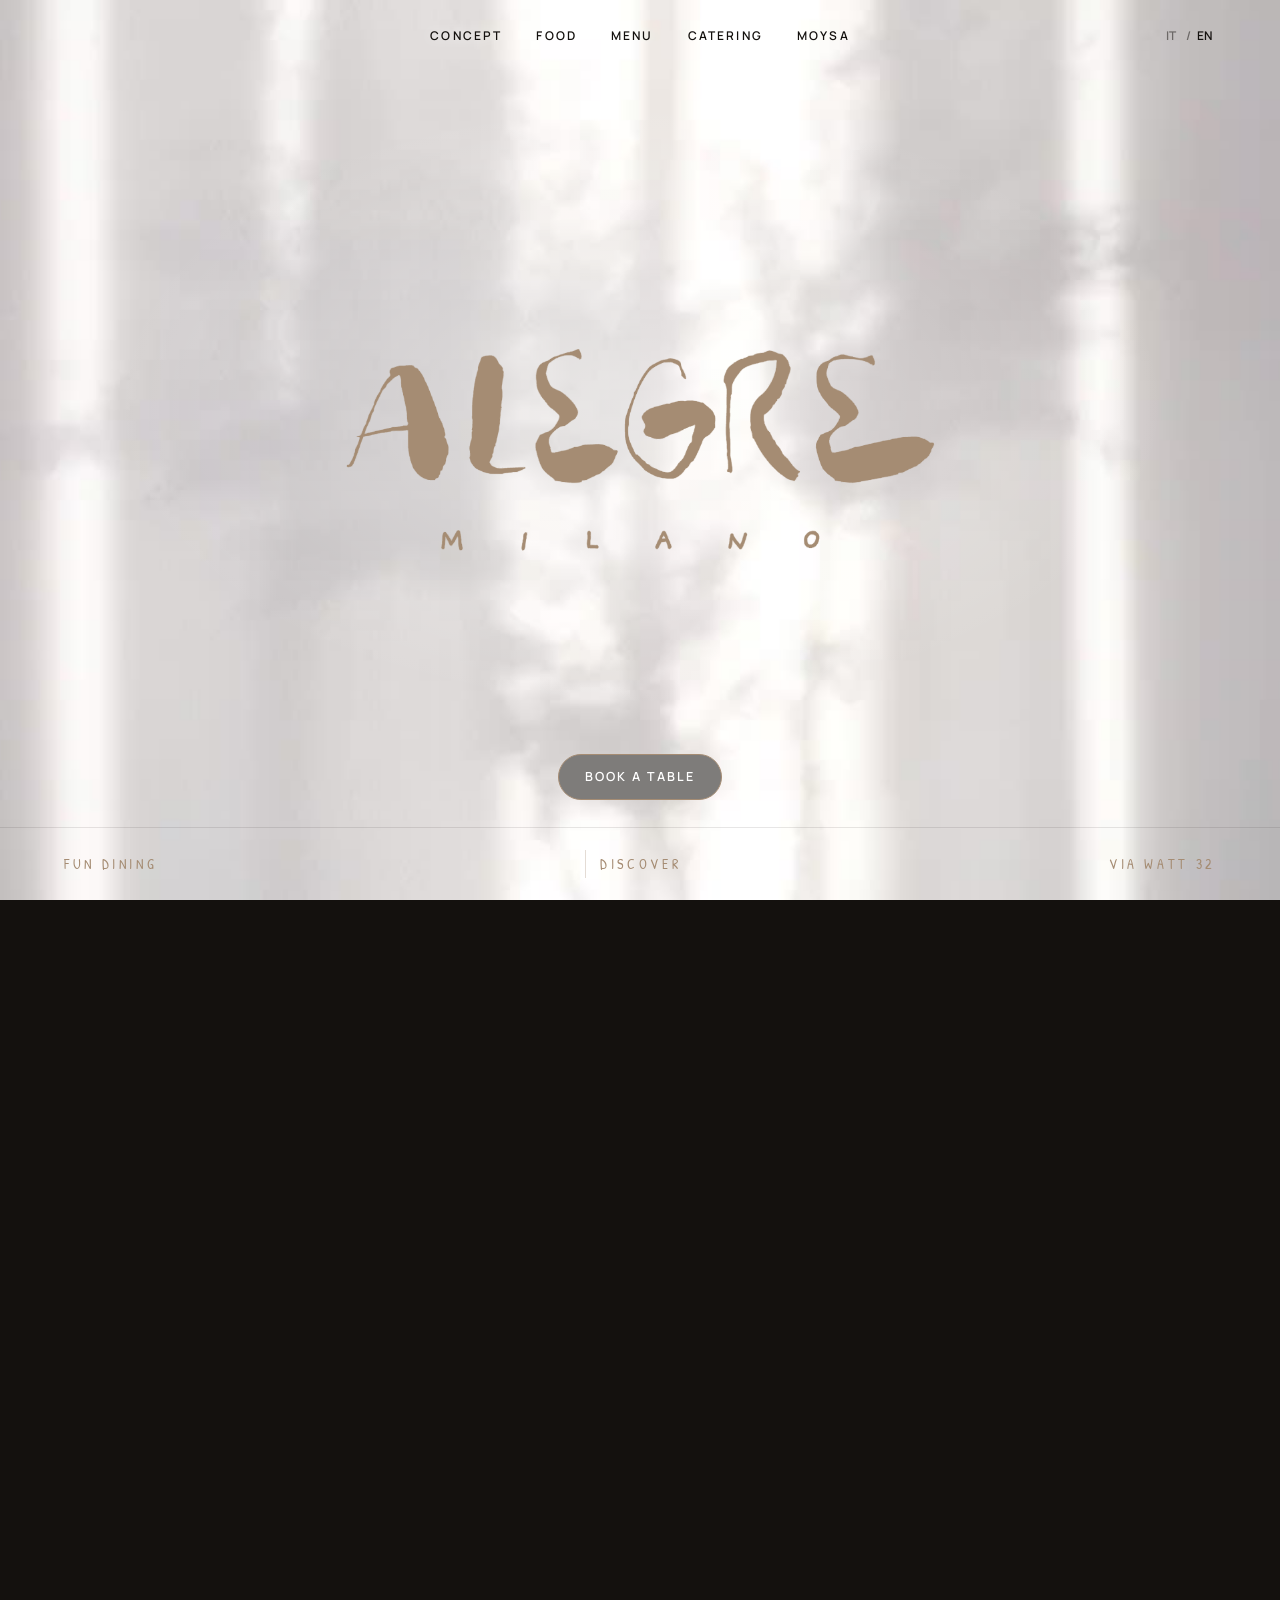
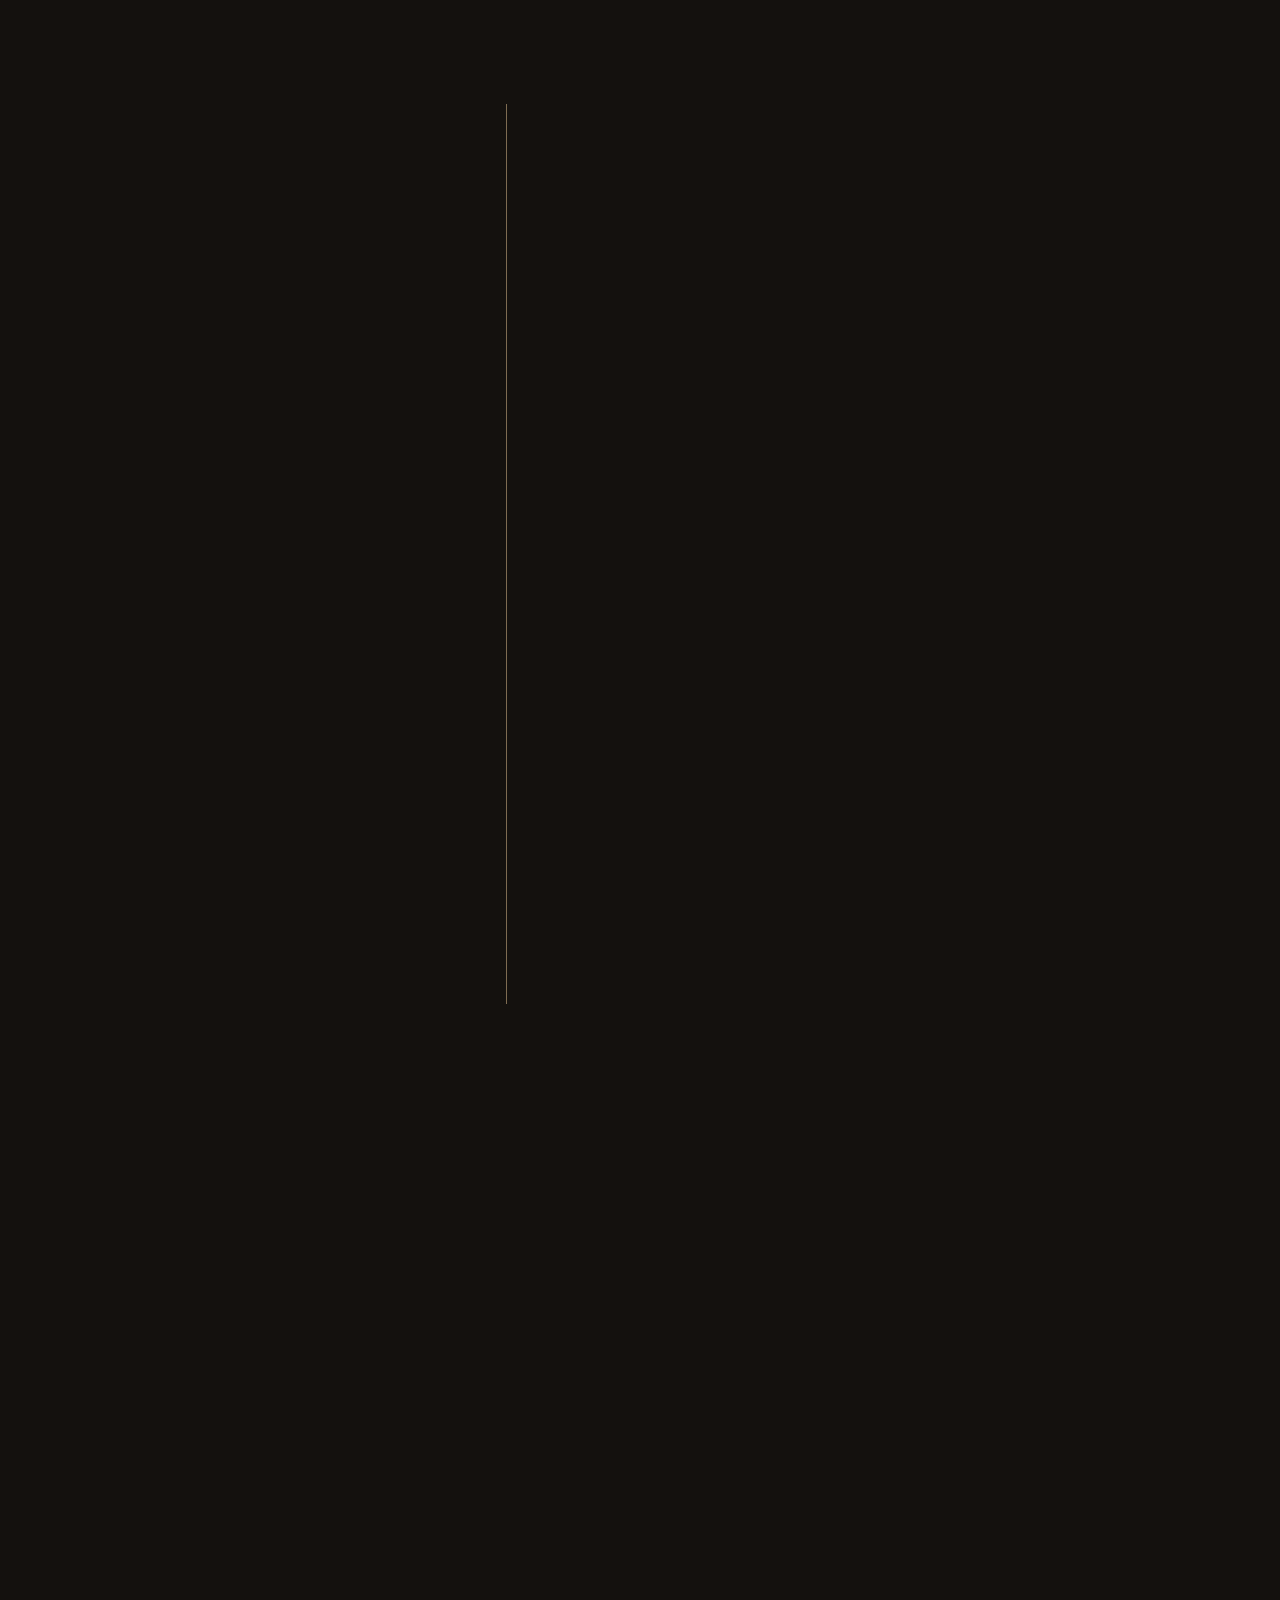
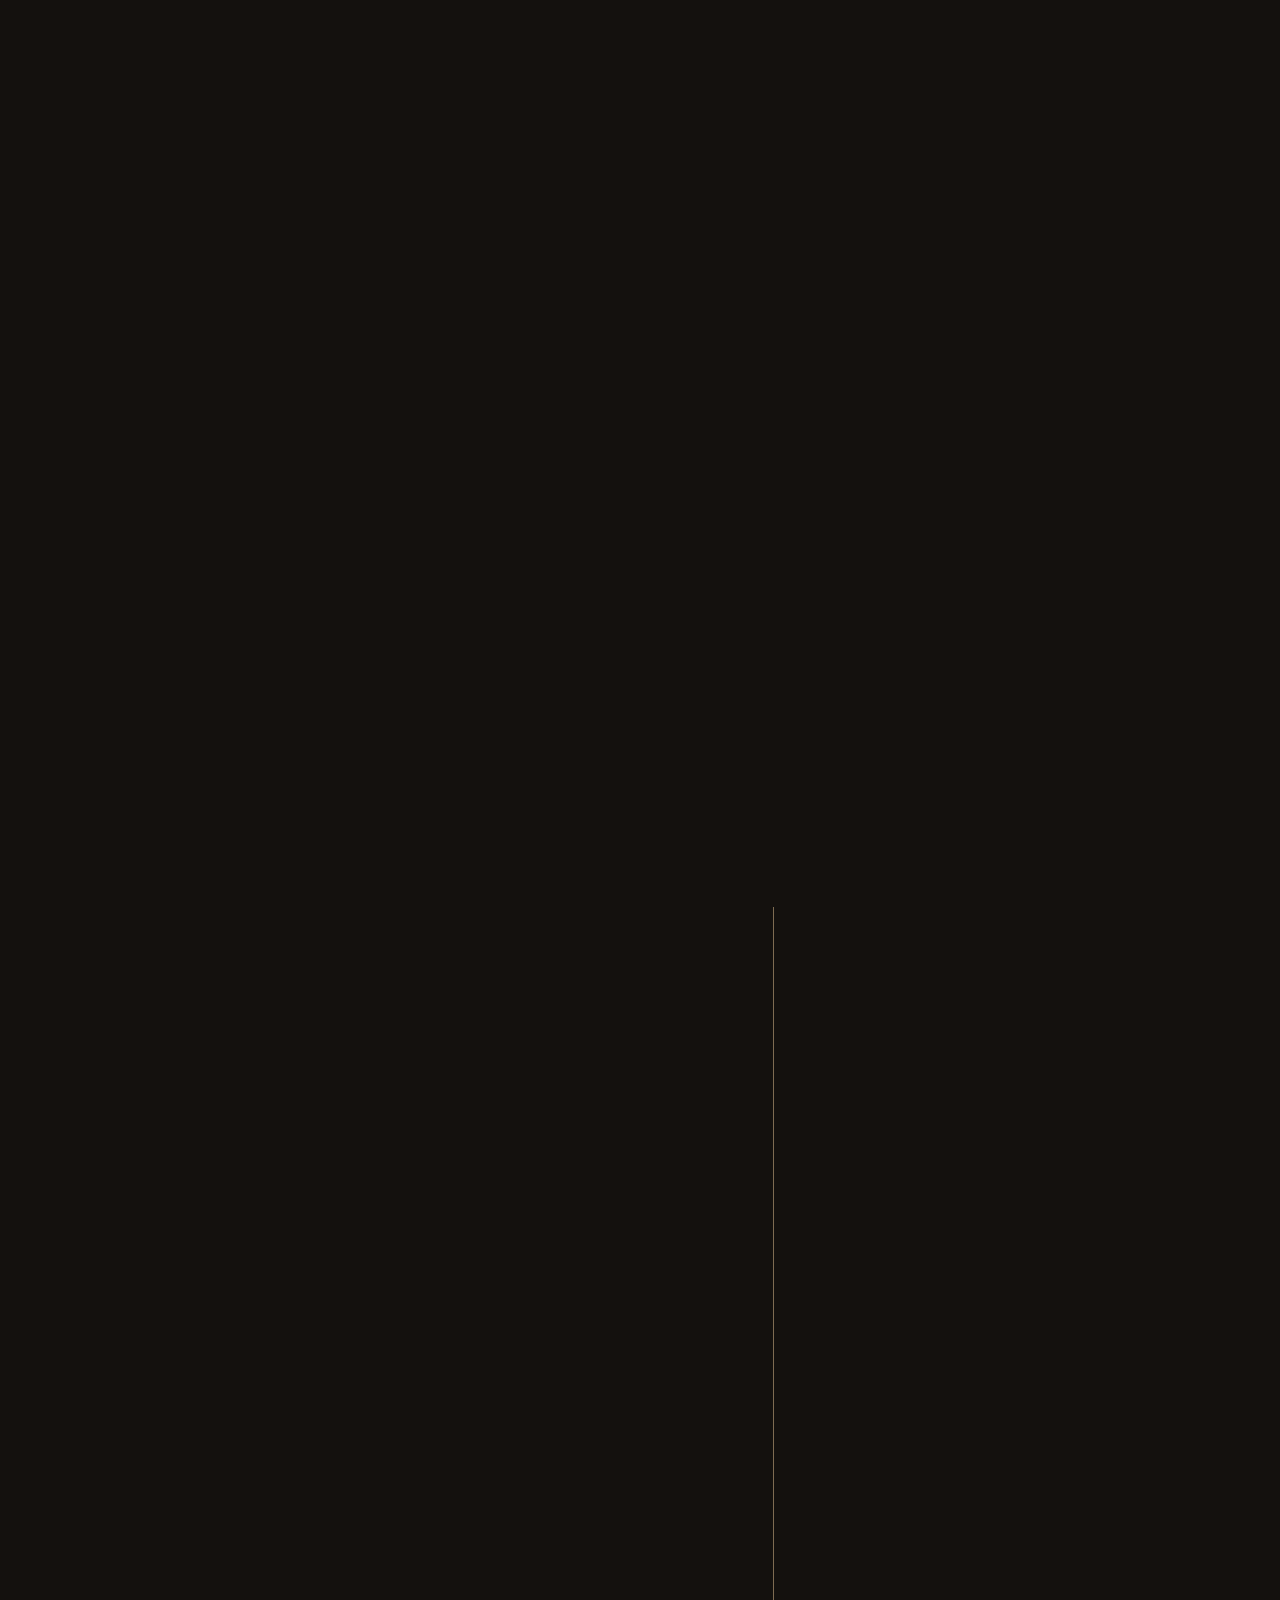
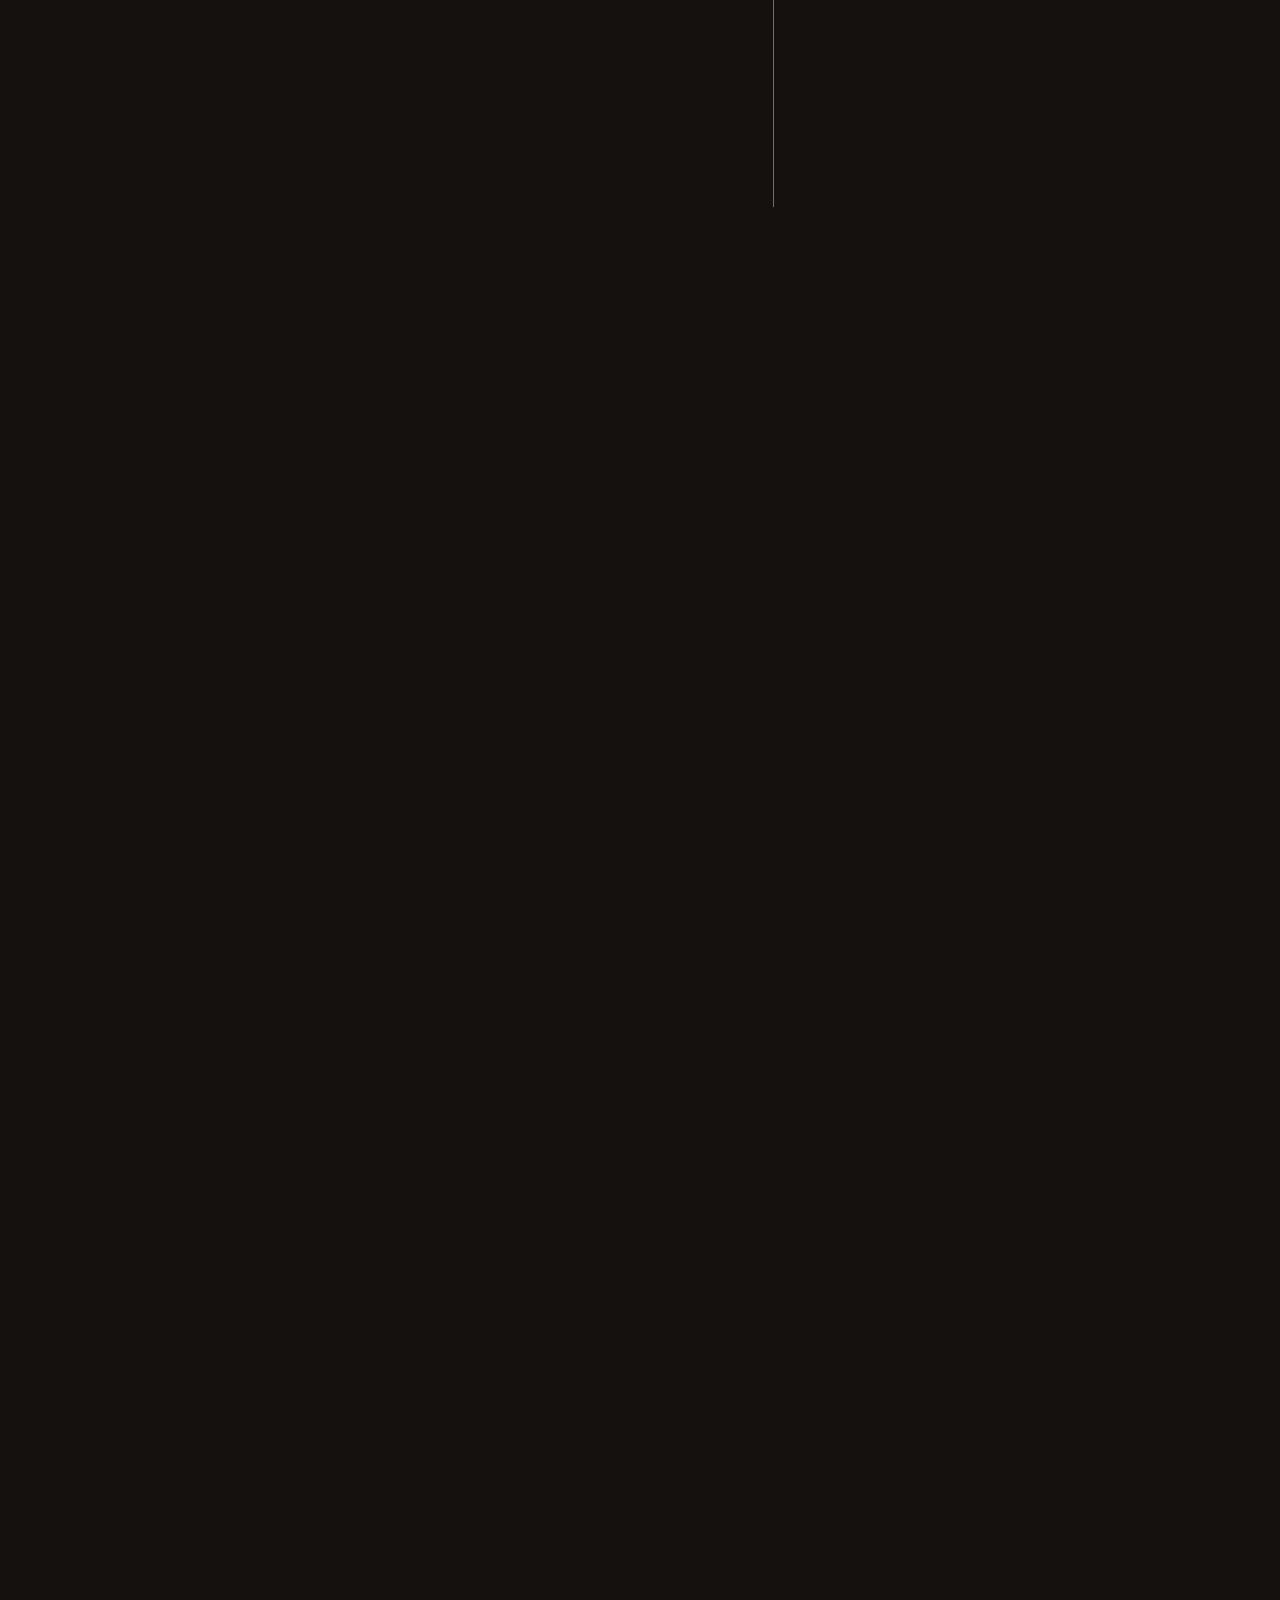
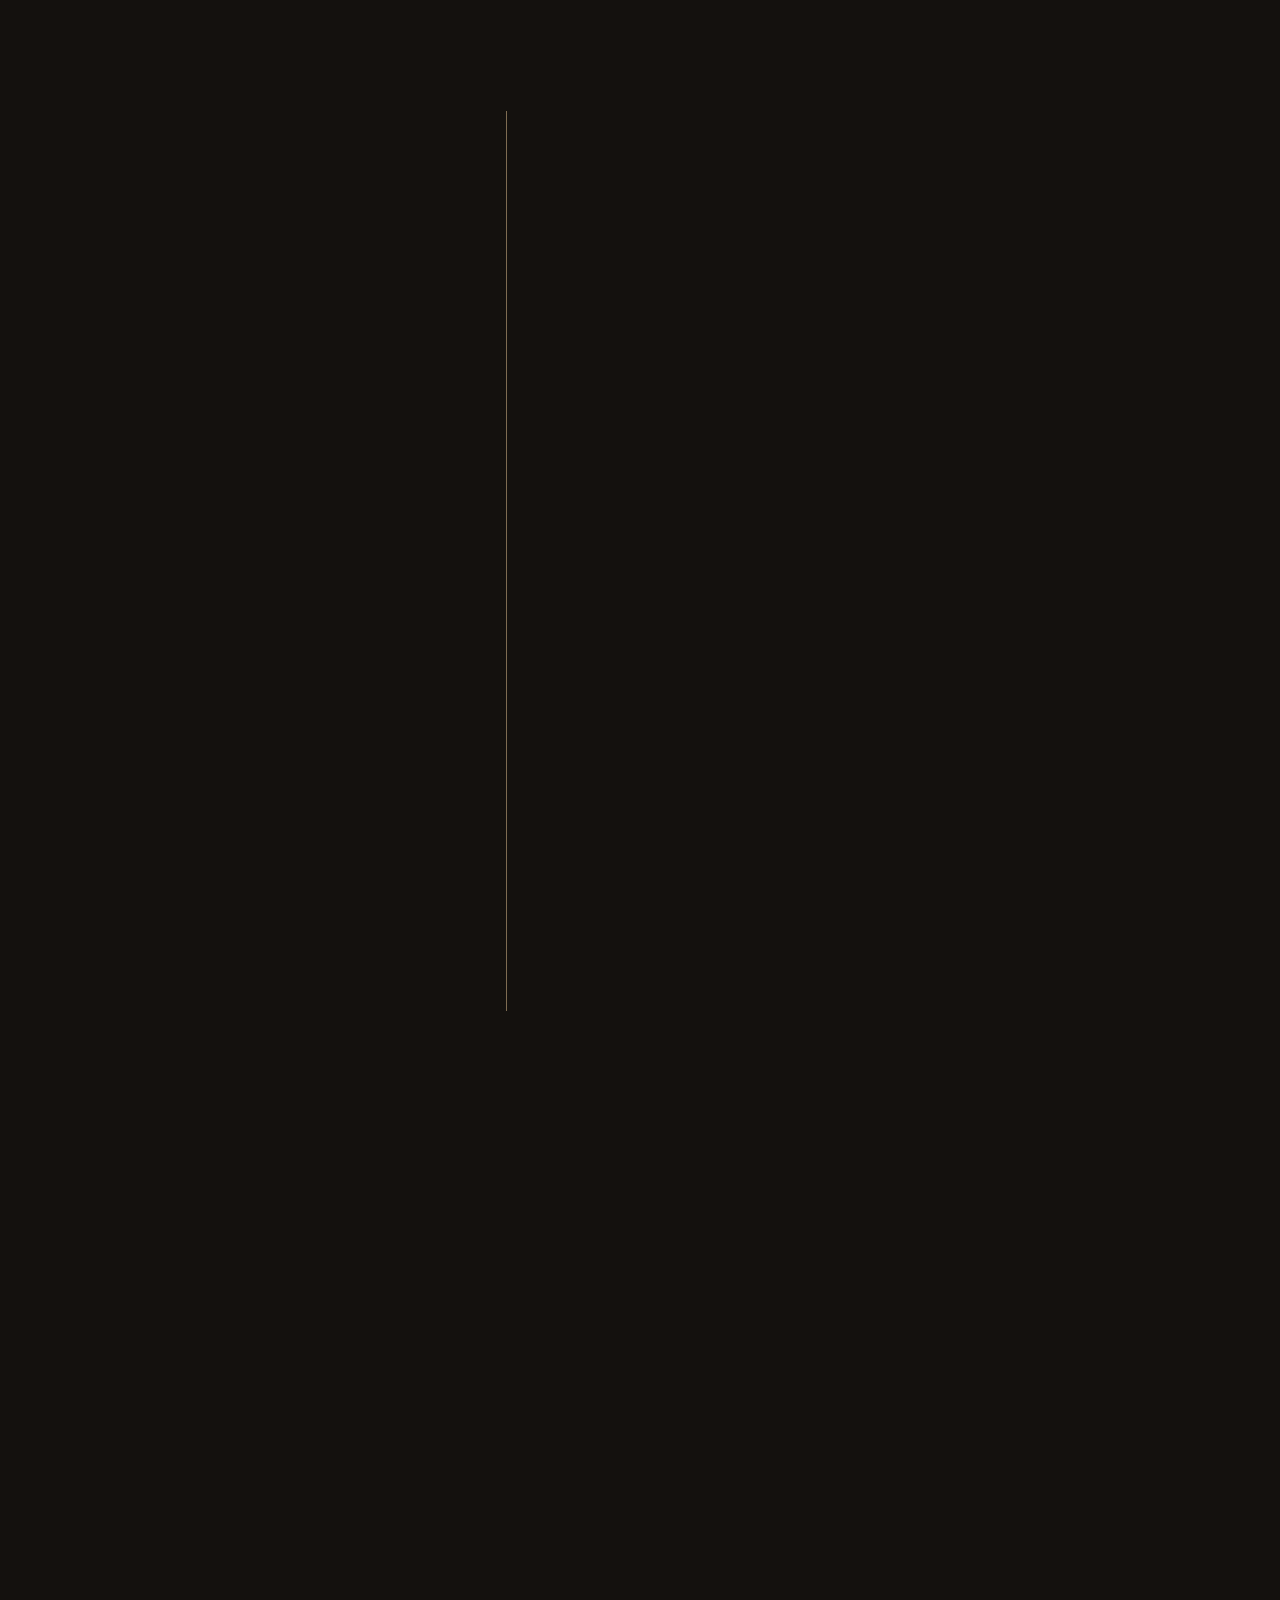
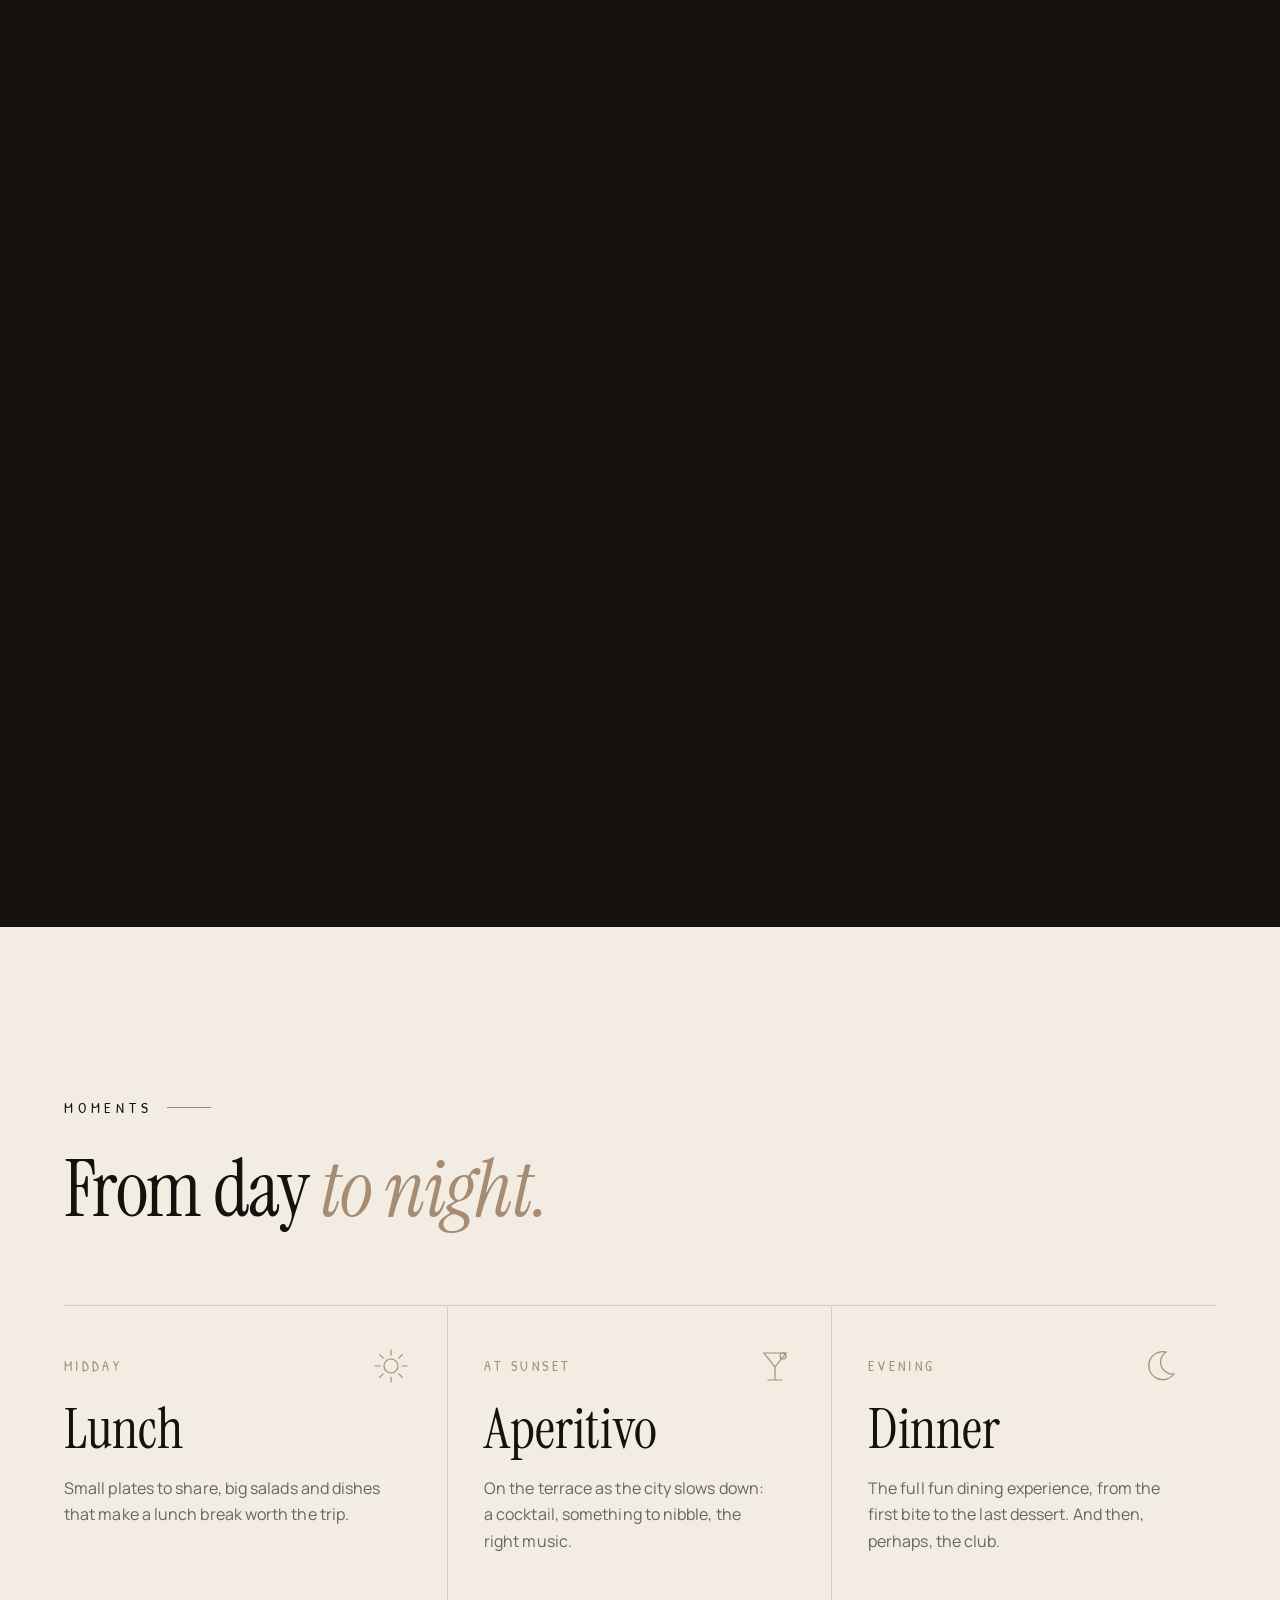
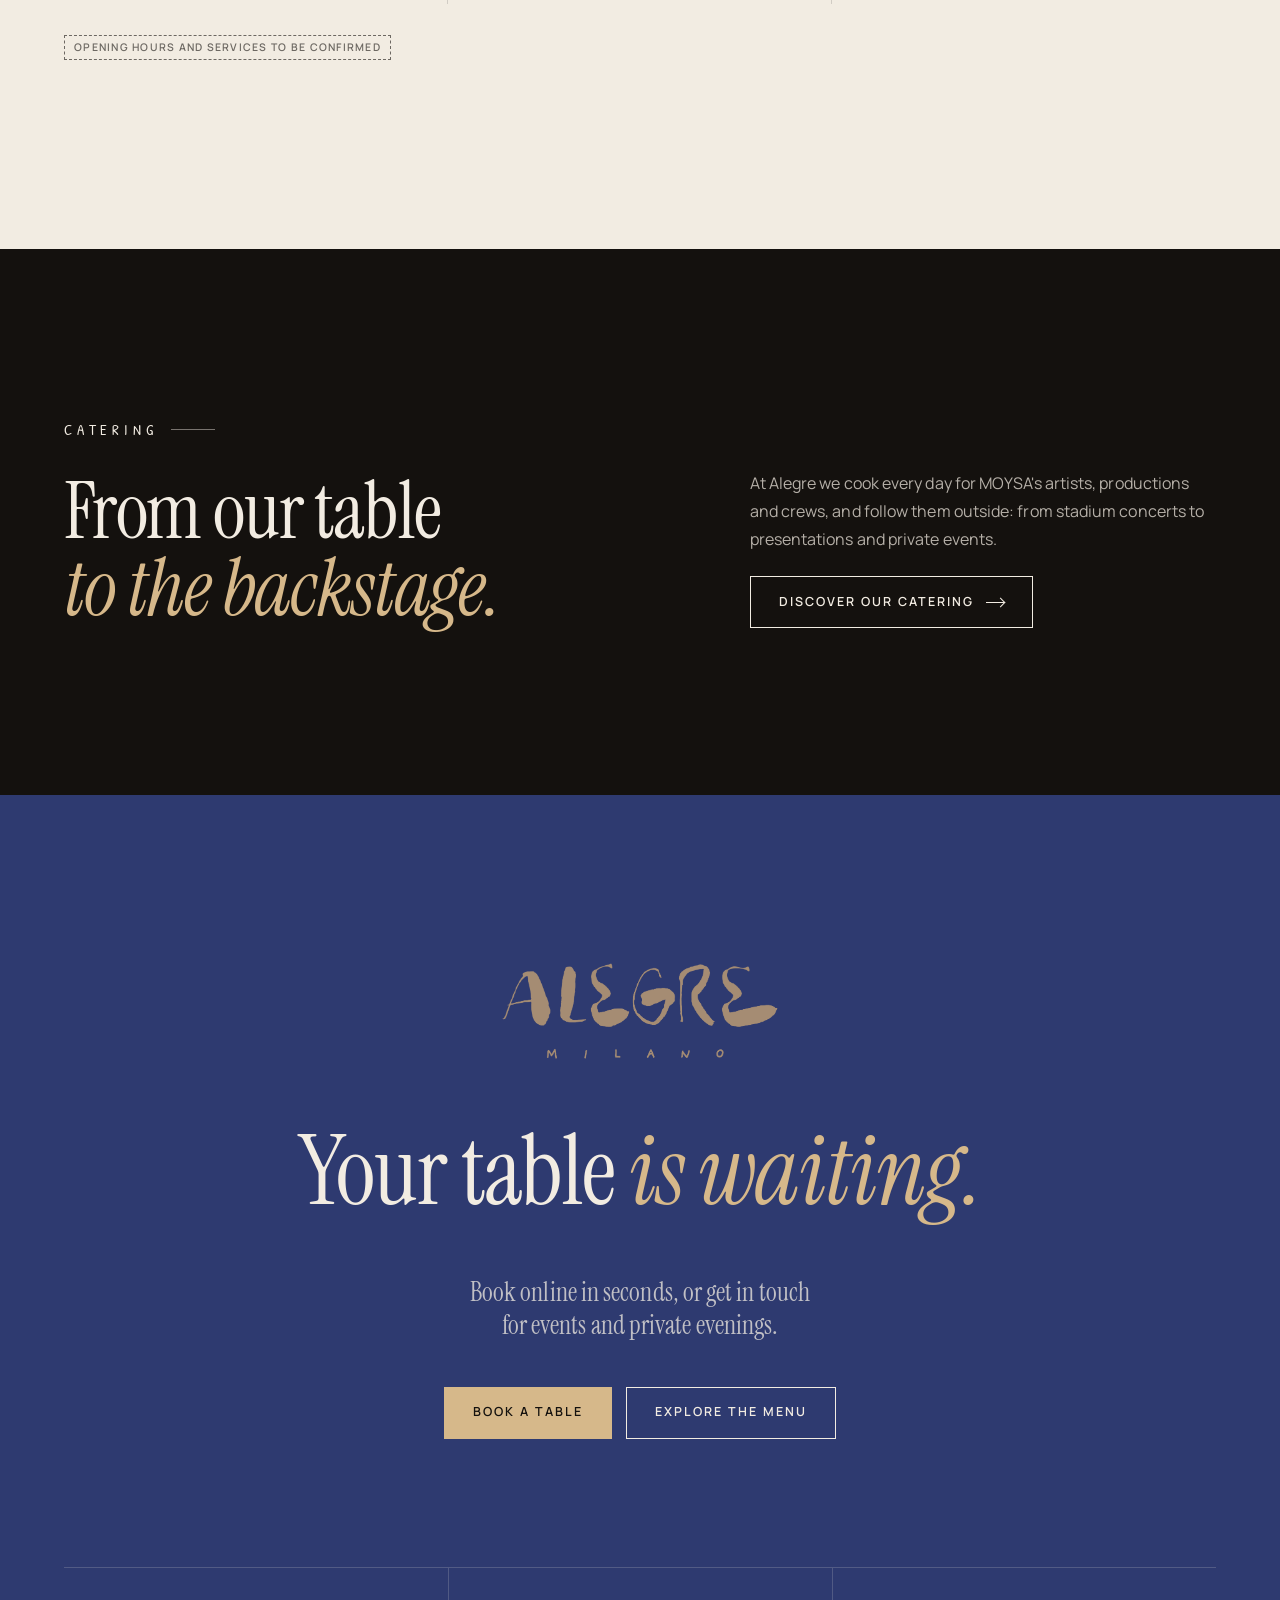
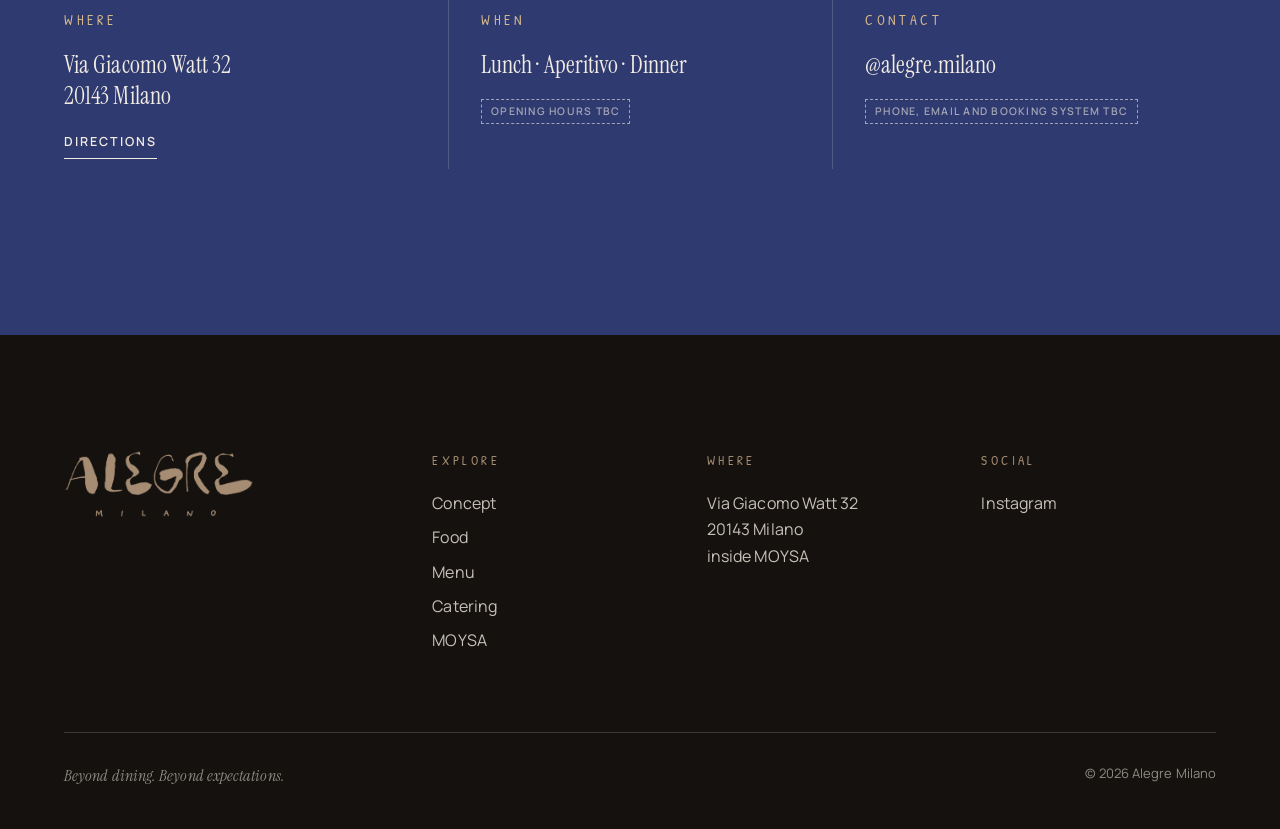
<file: index.html>
<!doctype html>
<html lang="it">
<head>
  <meta charset="utf-8">
  <meta name="viewport" content="width=device-width, initial-scale=1, viewport-fit=cover">
  <title>Alegre Milano — Fun Dining · Via Watt 32</title>
  <meta name="description" content="Alegre Milano: il ristorante fun dining nato dentro MOYSA. Cucina internazionale e creativa, sala e dehor; al piano di sopra il club di MOYSA. Pranzo, aperitivo e cena in Via Giacomo Watt 32, Milano.">
  <meta name="theme-color" content="#14110e">

  <meta property="og:type" content="restaurant">
  <meta property="og:title" content="Alegre Milano — A different kind of dining experience">
  <meta property="og:description" content="Fun dining a Milano, in Via Watt 32: sala e dehor, e al piano di sopra il club di MOYSA.">
  <meta property="og:image" content="assets/img/sala.jpg">
  <meta property="og:locale" content="it_IT">
  <meta property="og:locale:alternate" content="en_GB">

  <link rel="icon" href="data:image/svg+xml,%3Csvg xmlns='http://www.w3.org/2000/svg' viewBox='0 0 100 100'%3E%3Crect width='100' height='100' rx='22' fill='%232e3a70'/%3E%3Ctext x='50' y='70' font-family='Georgia' font-size='60' text-anchor='middle' fill='%23a58c73'%3EA%3C/text%3E%3C/svg%3E">

  <link rel="preconnect" href="https://fonts.googleapis.com">
  <link rel="preconnect" href="https://fonts.gstatic.com" crossorigin>
  <link href="https://fonts.googleapis.com/css2?family=Instrument+Serif:ital@0;1&family=Manrope:wght@400;500;600&family=Patrick+Hand+SC&display=swap" rel="stylesheet">
  <link rel="stylesheet" href="assets/css/style.css?v=86">

  <script type="application/ld+json">
  {
    "@context": "https://schema.org",
    "@type": "Restaurant",
    "name": "Alegre Milano",
    "slogan": "A different kind of dining experience",
    "servesCuisine": ["Internazionale", "Creativa"],
    "image": "assets/img/sala.jpg",
    "address": {
      "@type": "PostalAddress",
      "streetAddress": "Via Giacomo Watt 32",
      "addressLocality": "Milano",
      "postalCode": "20143",
      "addressCountry": "IT"
    },
    "hasMenu": "menu.html",
    "acceptsReservations": true,
    "sameAs": ["https://www.instagram.com/alegre.milano/"]
  }
  </script>
</head>
<body class="home-intro">
  <a class="skip-link" href="#main" data-i18n="skip">Vai al contenuto</a>

  <!-- ================= HEADER ================= -->
  <header class="site-header">
    <div class="wrap">
      <a class="brand" href="index.html" aria-label="Alegre Milano, home"><span class="logo-mark"></span></a>
      <nav class="nav" aria-label="Principale">
        <a href="index.html?s=concept" data-i18n="nav.concept">Concept</a>
        <a href="cucina.html" data-i18n="nav.food">Cucina</a>
        <a href="menu.html" data-i18n="nav.menu">Menu</a>
        <a href="catering.html">Catering</a>
        <a href="moysa.html">MOYSA</a>
      </nav>
      <div class="header-actions">
        <div class="lang-toggle" role="group" aria-label="Lingua / Language">
          <button type="button" data-lang="it" aria-pressed="true">IT</button>
          <button type="button" data-lang="en" aria-pressed="false">EN</button>
        </div>
        <a class="btn btn--solid" href="#prenota" data-booking><span data-i18n="cta.book">Prenota</span></a>
        <button class="menu-toggle" type="button" aria-expanded="false" aria-controls="mobile-nav" aria-label="Apri il menu">
          <span></span><span></span>
        </button>
      </div>
    </div>
  </header>

  <nav class="mobile-nav" id="mobile-nav" aria-label="Menu mobile">
    <a href="index.html"><small>01</small><span>Home</span></a>
    <a href="index.html?s=concept"><small>02</small><span data-i18n="nav.concept">Concept</span></a>
    <a href="cucina.html"><small>03</small><span data-i18n="nav.food">Cucina</span></a>
    <a href="menu.html"><small>04</small><span data-i18n="nav.menu">Menu</span></a>
    <a href="catering.html"><small>05</small><span>Catering</span></a>
    <a href="moysa.html"><small>06</small><span>MOYSA</span></a>
    <a href="index.html#prenota"><small>07</small><span data-i18n="nav.contact">Contatti</span></a>
    <p class="mobile-meta">Via Giacomo Watt 32 · Milano</p>
  </nav>

  <div class="book-bar">
    <a class="btn btn--light" href="menu.html"><span data-i18n="nav.menu">Menu</span></a>
    <a class="btn btn--solid" href="#prenota" data-booking><span data-i18n="cta.book">Prenota</span></a>
  </div>

  <main id="main">

    <!-- ================= HERO ================= -->
    <!-- Apertura temporanea: fondo bianco, logo color sabbia che compare in dissolvenza -->
    <section class="hero hero--intro" data-snap aria-labelledby="hero-title">
      <!-- Sfondo: ombre di alberi. Il file contiene il video in avanti e poi al contrario,
           così il loop è continuo, senza tagli. -->
      <video class="hero__video" autoplay muted loop playsinline preload="auto" poster="assets/video/home-ombre-poster.jpg" aria-hidden="true">
        <source src="assets/video/home-ombre.mp4?v=86" type="video/mp4">
      </video>
      <div class="hero__glow" aria-hidden="true"></div>

      <div class="hero__inner">
        <h1 id="hero-title" class="hero__logo"><span class="logo-full" role="img" aria-label="Alegre Milano"></span></h1>
      </div>

      <!-- Prenota: in basso, sopra la riga di "Scopri" -->
      <div class="hero__book">
        <p class="hero__claim" data-i18n="hero.claim">A different kind of dining experience.</p>
        <a class="btn btn--pill" href="#prenota" data-booking><span data-i18n="cta.bookTable">Prenota un tavolo</span></a>
      </div>

      <div class="hero__foot">
        <div class="wrap">
          <span class="hide-sm">Fun dining</span>
          <a class="scroll" href="index.html?s=concept"><i aria-hidden="true"></i><span data-i18n="hero.scroll">Scopri</span></a>
          <span class="hide-sm">Via Watt 32</span>
        </div>
      </div>
    </section>

    <!-- ================= SCENA VIDEO (a sorpresa, guidata dallo scroll) =================
         La sezione è alta più schermi: il contenuto resta fermo (sticky) mentre si scorre.
         Lo schermo si divide in due, a destra il video compare in dissolvenza e parte da solo,
         continuando a scorrere svanisce e si mette in pausa. -->
    <section class="scene on-dark" id="concept" aria-labelledby="scene-title">
      <div class="scene__sticky">
        <div class="scene__text">
          <p class="label"><span data-i18n="scene.label">Una sera ad Alegre</span></p>
          <h2 class="title" id="scene-title" data-i18n="scene.title">Si comincia a tavola. <em>Poi, si vedrà.</em></h2>
          <p class="body" data-i18n="scene.body">Un brindisi che si allunga, un piatto che passa di mano in mano, la musica che cresce piano. Ad Alegre la cena non ha un orario di fine: ha un ritmo. E a un certo punto, senza accorgertene, sei già dentro la serata.</p>
          <button class="scene__sound" type="button" aria-pressed="false">
            <span class="eq" aria-hidden="true"><i></i><i></i><i></i><i></i></span>
            <span data-i18n="scene.soundOn">Attiva l'audio</span>
          </button>
        </div>
        <span class="scene__divider" aria-hidden="true"></span>
        <div class="scene__media">
          <video muted playsinline loop preload="metadata" poster="assets/video/piatti-poster.jpg" aria-label="Video: i piatti di Alegre condivisi al centro del tavolo">
            <source src="assets/video/piatti.mp4" type="video/mp4">
          </video>
        </div>
      </div>
    </section>

    <!-- ================= SPAZI ================= -->
    <section class="section bg-night on-dark" id="spazi" aria-label="Gli spazi">
      <!-- Il Ristorante: scena video guidata dallo scroll, disposizione invertita (video a sx, testo a dx) -->
      <div class="scene scene--reverse" aria-labelledby="scene-r-title">
        <div class="scene__sticky">
          <div class="scene__media">
            <video muted playsinline loop preload="metadata" poster="assets/video/sala-poster.jpg" aria-label="Video: la sala di Alegre, tra luce calda, spighe e tavoli in legno">
              <source src="assets/video/sala.mp4" type="video/mp4">
            </video>
          </div>
          <span class="scene__divider" aria-hidden="true"></span>
          <div class="scene__text">
            <p class="label"><span data-i18n="space.r.t">Il Ristorante</span></p>
            <h3 class="title" id="scene-r-title" data-i18n="space.r.title">Dove è nato <em>il Fun Dining.</em></h3>
            <p class="body" data-i18n="space.r">Un ambiente sereno ma elevato, dove è nato il nostro concetto di cucina. Luce morbida, legno e una parete di spighe che accompagna la cena.</p>
            <p class="body" data-i18n="space.r2">Al centro del tavolo arrivano tanti piatti piccoli da condividere: si assaggia, si passa, si ordina ancora.</p>
            <p class="note">
              <svg viewBox="0 0 40 22" aria-hidden="true"><path d="M2 12c6-6 12 4 18-1s9-7 14-2M30 5l5 4-6 2"/></svg>
              <span data-i18n="space.r.note">Pranzo e cena</span>
            </p>
            <button class="scene__sound" type="button" aria-pressed="false">
              <span class="eq" aria-hidden="true"><i></i><i></i><i></i><i></i></span>
              <span data-i18n="scene.soundOn">Attiva l'audio</span>
            </button>
          </div>
        </div>
      </div>

      <!-- Il Dehor: scena video guidata dallo scroll (testo a sx, video a dx) -->
      <div class="scene" aria-labelledby="scene-d-title">
        <div class="scene__sticky">
          <div class="scene__text">
            <p class="label"><span data-i18n="space.d.t">Il Dehor</span></p>
            <h3 class="title" id="scene-d-title" data-i18n="space.d.title">Natura e tecnologia, <em>all'aperto.</em></h3>
            <p class="body" data-i18n="space.d">La terrazza dove natura e tecnologia si incontrano. Il bancone è stampato in 3D con materiali recuperati: un dettaglio che racconta il nostro modo di guardare alla sostenibilità.</p>
            <p class="note">
              <svg viewBox="0 0 40 22" aria-hidden="true"><path d="M2 12c6-6 12 4 18-1s9-7 14-2M30 5l5 4-6 2"/></svg>
              <span data-i18n="space.d.note">Aperitivo all'aperto</span>
            </p>
            <button class="scene__sound" type="button" aria-pressed="false">
              <span class="eq" aria-hidden="true"><i></i><i></i><i></i><i></i></span>
              <span data-i18n="scene.soundOn">Attiva l'audio</span>
            </button>
          </div>
          <span class="scene__divider" aria-hidden="true"></span>
          <div class="scene__media">
            <video muted playsinline loop preload="metadata" poster="assets/video/dehor-poster.jpg" aria-label="Video: il dehor di Alegre, tra pergola, tavoli e bancone in rame">
              <source src="assets/video/dehor.mp4" type="video/mp4">
            </video>
          </div>
        </div>
      </div>

      <!-- Il Club: scena video guidata dallo scroll, disposizione invertita (video a sx, testo a dx) -->
      <div class="scene scene--reverse" aria-labelledby="scene-c-title">
        <div class="scene__sticky">
          <div class="scene__media">
            <video muted playsinline loop preload="metadata" poster="assets/video/club-poster.jpg" aria-label="Video: una serata al club di Alegre, tra brindisi, cocktail e musica">
              <source src="assets/video/club.mp4" type="video/mp4">
            </video>
          </div>
          <span class="scene__divider" aria-hidden="true"></span>
          <div class="scene__text">
            <p class="label"><span data-i18n="space.c.t">Il Club</span></p>
            <h3 class="title" id="scene-c-title" data-i18n="space.c.title">Quando la cena <em>diventa serata.</em></h3>
            <p class="body" data-i18n="space.c">Al piano di sopra c'è il club di MOYSA: mixology, musica e le nostre tapas, tra le sale e i giardini. La serata continua senza cambiare indirizzo.</p>
            <p class="note">
              <svg viewBox="0 0 40 22" aria-hidden="true"><path d="M2 12c6-6 12 4 18-1s9-7 14-2M30 5l5 4-6 2"/></svg>
              <span data-i18n="space.c.note">Club privato</span>
            </p>
            <p class="todo-line"><span class="todo" data-i18n="todo.club">Modalità di accesso al club da confermare</span></p>
            <button class="scene__sound" type="button" aria-pressed="false">
              <span class="eq" aria-hidden="true"><i></i><i></i><i></i><i></i></span>
              <span data-i18n="scene.soundOn">Attiva l'audio</span>
            </button>
          </div>
        </div>
      </div>
    </section>

    <!-- ================= MOMENTI ================= -->
    <section class="section" id="momenti" aria-labelledby="momenti-title">
      <div class="wrap">
        <div class="reveal">
          <p class="label"><span data-i18n="moments.label">I momenti</span></p>
          <h2 class="title" id="momenti-title" data-i18n="moments.title">Dal giorno <em>alla sera.</em></h2>
        </div>
        <div class="moments">
          <article class="moment reveal">
            <svg viewBox="0 0 40 40" aria-hidden="true"><circle cx="20" cy="20" r="7"/><path d="M20 4v5M20 31v5M4 20h5M31 20h5M8.7 8.7l3.5 3.5M27.8 27.8l3.5 3.5M31.3 8.7l-3.5 3.5M12.2 27.8l-3.5 3.5"/></svg>
            <span class="time" data-i18n="moments.lunch.time">Mezzogiorno</span>
            <h3 data-i18n="moments.lunch">Pranzo</h3>
            <p data-i18n="moments.lunch.body">Piatti piccoli da condividere, insalatone e portate per una pausa che vale il viaggio.</p>
          </article>
          <article class="moment reveal" data-delay="1">
            <svg viewBox="0 0 40 40" aria-hidden="true"><path d="M9 7h22L20 21zM20 21v12M13 34h14"/><circle cx="28" cy="10" r="3"/></svg>
            <span class="time" data-i18n="moments.aperitivo.time">Al tramonto</span>
            <h3>Aperitivo</h3>
            <p data-i18n="moments.aperitivo.body">In dehor, quando la città rallenta: un cocktail, qualcosa da assaggiare, la musica giusta.</p>
          </article>
          <article class="moment reveal" data-delay="2">
            <svg viewBox="0 0 40 40" aria-hidden="true"><path d="M26 6a14 14 0 1 0 8 22A12 12 0 0 1 26 6z"/></svg>
            <span class="time" data-i18n="moments.dinner.time">La sera</span>
            <h3 data-i18n="moments.dinner">Cena</h3>
            <p data-i18n="moments.dinner.body">Il fun dining al completo, dal primo assaggio all'ultimo dolce. E poi, magari, il club.</p>
          </article>
        </div>
        <p style="margin-top:28px"><span class="todo" data-i18n="todo.hours">Orari e servizi attivi da confermare</span></p>
      </div>
    </section>

    <!-- ================= CATERING (richiamo alla pagina dedicata) ================= -->
    <section class="section bg-night on-dark home-cat" aria-labelledby="home-cat-title">
      <div class="wrap concept">
        <div class="reveal">
          <p class="label"><span data-i18n="home.cat.label">Catering</span></p>
          <h2 class="title" id="home-cat-title" data-i18n="home.cat.title">Dal nostro tavolo <em>al backstage.</em></h2>
        </div>
        <div class="reveal" data-delay="1">
          <p class="body" data-i18n="home.cat.body">Ad Alegre cuciniamo ogni giorno per artisti, produzioni e crew di MOYSA, e li seguiamo fuori: dai concerti negli stadi alle presentazioni e agli eventi privati.</p>
          <a class="btn btn--light" href="catering.html"><span data-i18n="home.cat.cta">Scopri il catering</span><i class="arrow"></i></a>
        </div>
      </div>
    </section>

    <!-- ================= PRENOTA ================= -->
    <section class="section bg-navy on-dark booking" id="prenota" aria-labelledby="book-title">
      <div class="wrap">
        <span class="logo-full reveal" aria-hidden="true"></span>
        <h2 class="title reveal" id="book-title" data-i18n="book.title">Il tuo tavolo <em>ti aspetta.</em></h2>
        <p class="lede reveal" data-i18n="book.lead">Prenota online in pochi secondi, oppure scrivici per eventi e serate private.</p>
        <div class="booking__ctas reveal">
          <a class="btn btn--solid" href="#prenota" data-booking><span data-i18n="cta.bookTable">Prenota un tavolo</span></a>
          <a class="btn btn--light" href="menu.html"><span data-i18n="cta.menu">Scopri il menu</span></a>
        </div>

        <div class="info-grid">
          <div class="info-card reveal">
            <h3 data-i18n="info.where">Dove</h3>
            <address>Via Giacomo Watt 32<br>20143 Milano</address>
            <a class="link" href="https://www.google.com/maps/search/?api=1&query=Alegre+Via+Giacomo+Watt+32+Milano" target="_blank" rel="noopener"><span data-i18n="info.directions">Indicazioni</span></a>
          </div>
          <div class="info-card reveal" data-delay="1">
            <h3 data-i18n="info.when">Quando</h3>
            <p data-i18n="info.services">Pranzo · Aperitivo · Cena</p>
            <span class="todo" data-i18n="todo.hoursShort">Orari da inserire</span>
          </div>
          <div class="info-card reveal" data-delay="2">
            <h3 data-i18n="info.contact">Contatti</h3>
            <p><a href="https://www.instagram.com/alegre.milano/" target="_blank" rel="noopener" style="text-decoration:none">@alegre.milano</a></p>
            <span class="todo" data-i18n="todo.contacts">Telefono, email e sistema di prenotazione da inserire</span>
          </div>
        </div>
      </div>
    </section>
  </main>

  <!-- ================= FOOTER ================= -->
  <footer class="site-footer">
    <div class="wrap">
      <div class="footer-grid">
        <div><span class="logo-full" aria-hidden="true"></span></div>
        <div>
          <h4 data-i18n="footer.explore">Esplora</h4>
          <ul>
            <li><a href="index.html?s=concept" data-i18n="nav.concept">Concept</a></li>
            <li><a href="cucina.html" data-i18n="nav.food">Cucina</a></li>
            <li><a href="menu.html" data-i18n="nav.menu">Menu</a></li>
            <li><a href="catering.html">Catering</a></li>
            <li><a href="moysa.html">MOYSA</a></li>
          </ul>
        </div>
        <div>
          <h4 data-i18n="info.where">Dove</h4>
          <address>Via Giacomo Watt 32<br>20143 Milano<br><span data-i18n="footer.inside">dentro MOYSA</span></address>
        </div>
        <div>
          <h4>Social</h4>
          <ul>
            <li><a href="https://www.instagram.com/alegre.milano/" target="_blank" rel="noopener">Instagram</a></li>
          </ul>
        </div>
      </div>
      <div class="footer-bottom">
        <em>Beyond dining. Beyond expectations.</em>
        <span>© <span data-year>2026</span> Alegre Milano</span>
      </div>
    </div>
  </footer>

  <script src="assets/js/main.js?v=86"></script>
</body>
</html>
</file>
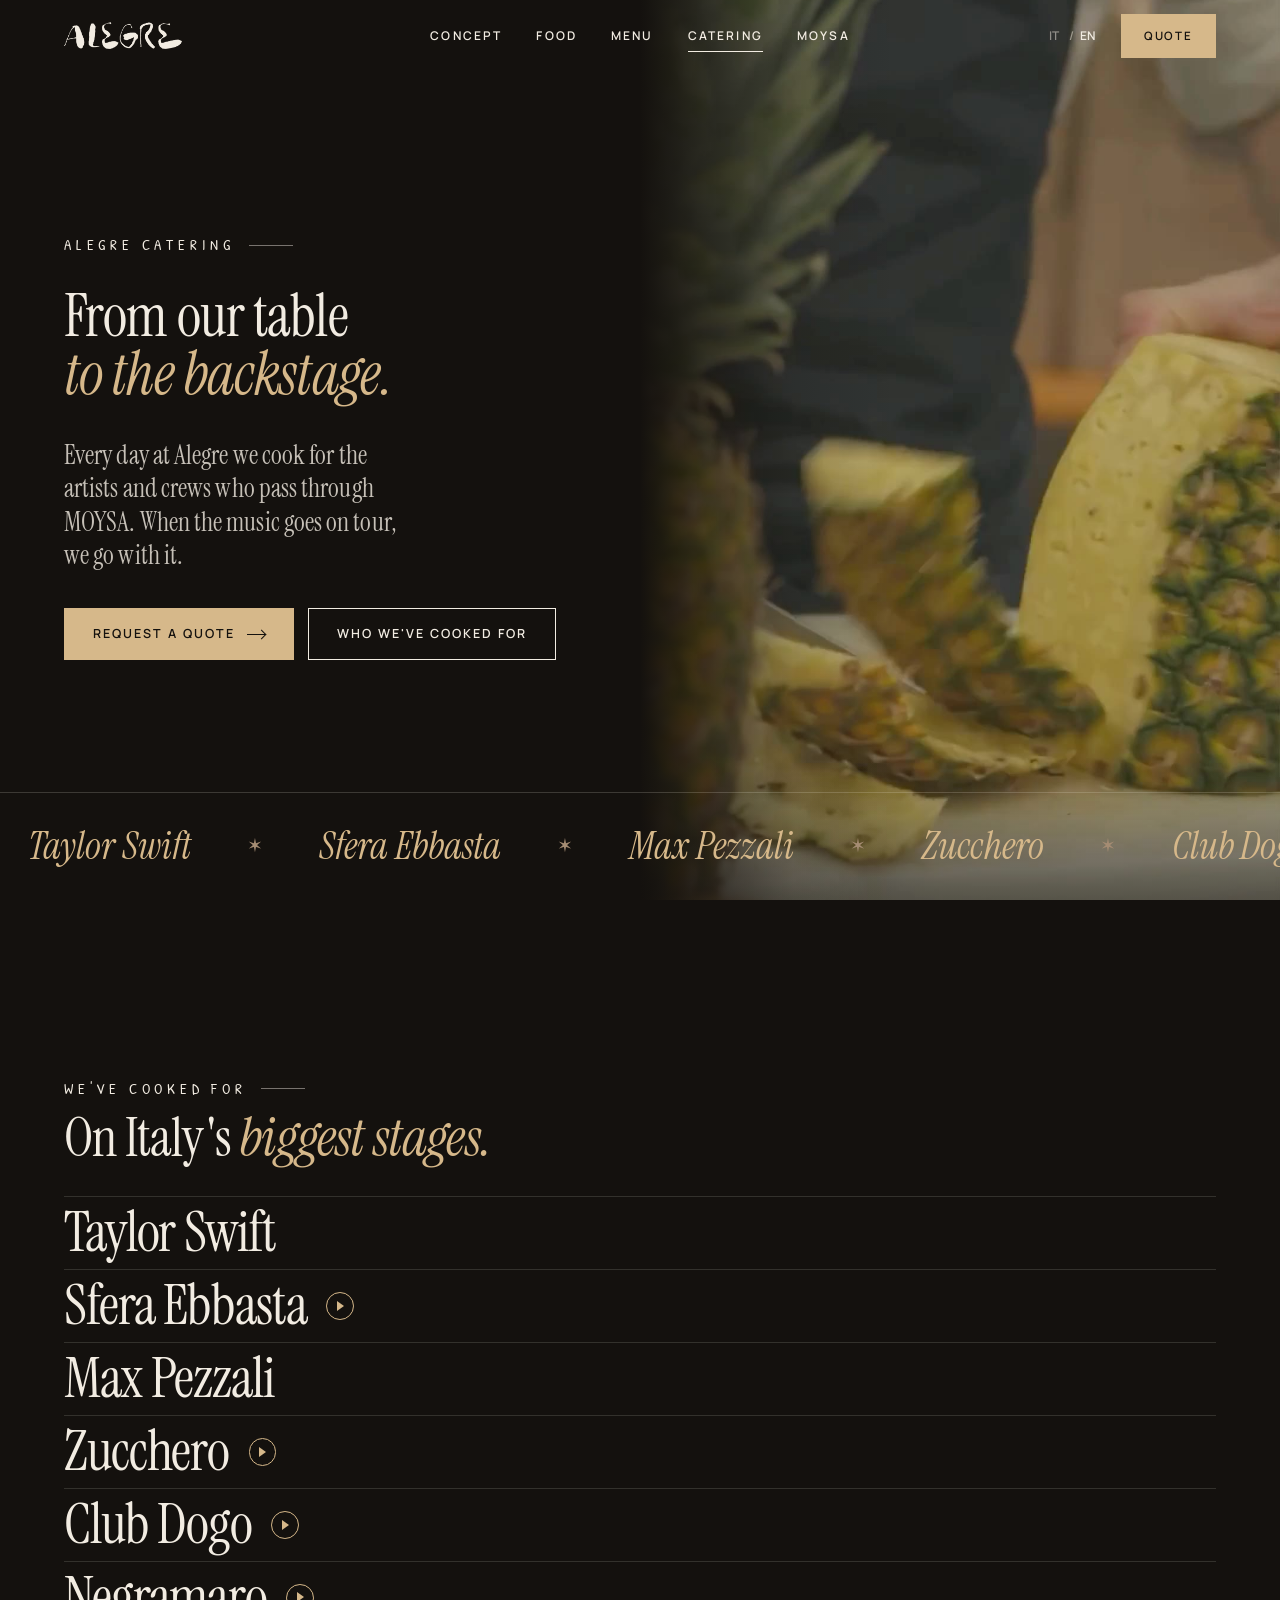
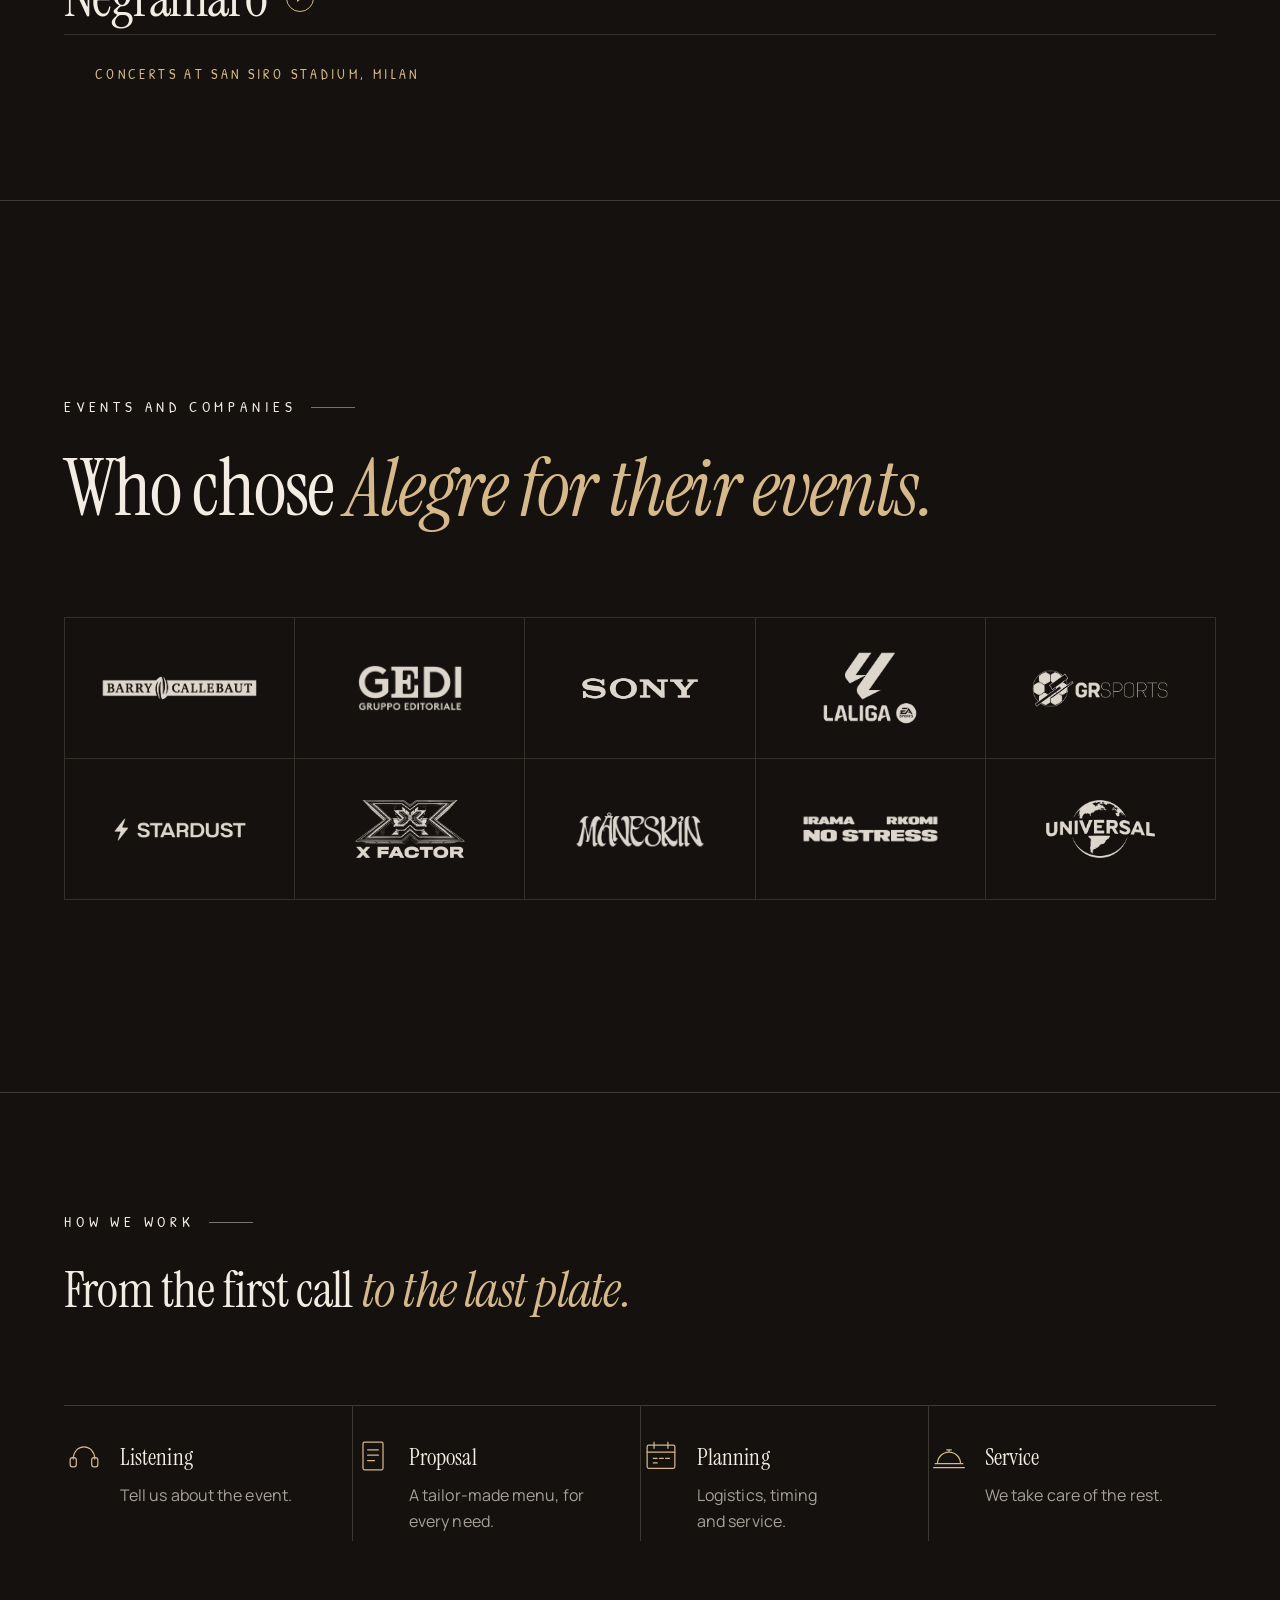
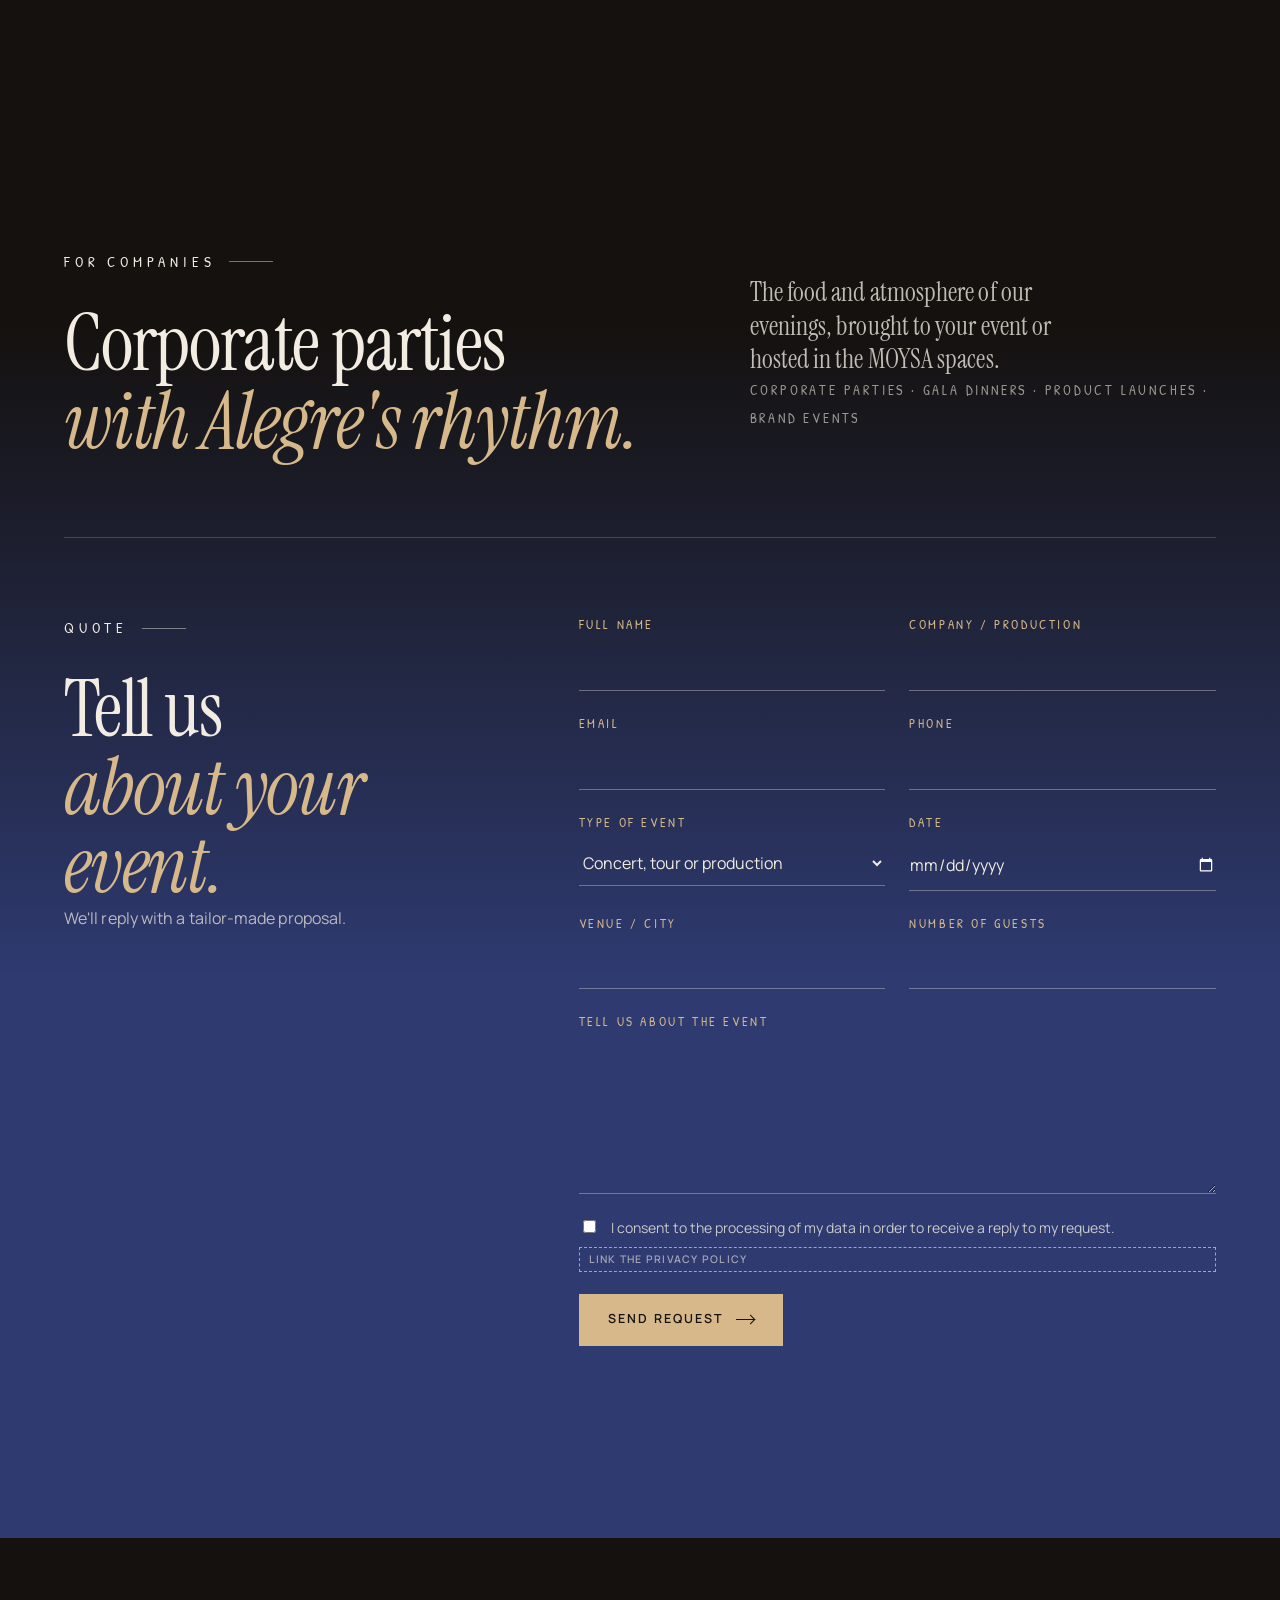
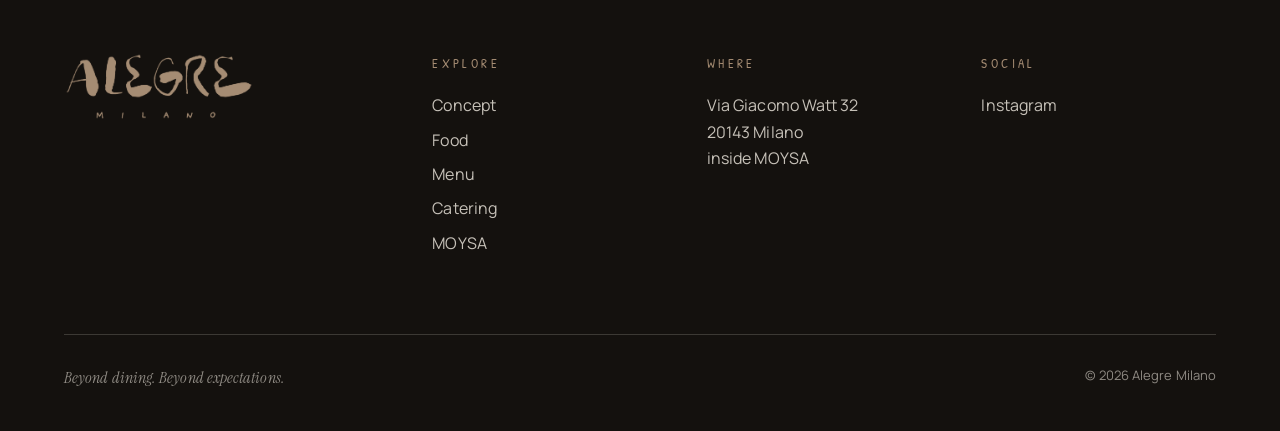
<file: catering.html>
<!doctype html>
<html lang="it">
<head>
  <meta charset="utf-8">
  <meta name="viewport" content="width=device-width, initial-scale=1, viewport-fit=cover">
  <title>Catering — Alegre Milano · Artisti, concerti, eventi</title>
  <meta name="description" content="Il catering di Alegre Milano: per artisti, concerti e produzioni musicali, per presentazioni ed eventi privati, per aziende. Dalla cucina di Alegre ai backstage dei grandi concerti.">
  <meta name="theme-color" content="#14110e">
  <link rel="icon" href="data:image/svg+xml,%3Csvg xmlns='http://www.w3.org/2000/svg' viewBox='0 0 100 100'%3E%3Crect width='100' height='100' rx='22' fill='%232e3a70'/%3E%3Ctext x='50' y='70' font-family='Georgia' font-size='60' text-anchor='middle' fill='%23a58c73'%3EA%3C/text%3E%3C/svg%3E">

  <link rel="preconnect" href="https://fonts.googleapis.com">
  <link rel="preconnect" href="https://fonts.gstatic.com" crossorigin>
  <link href="https://fonts.googleapis.com/css2?family=Instrument+Serif:ital@0;1&family=Manrope:wght@400;500;600&family=Patrick+Hand+SC&display=swap" rel="stylesheet">
  <link rel="stylesheet" href="assets/css/style.css?v=86">
</head>
<body class="page-catering theme-night">
  <a class="skip-link" href="#main" data-i18n="skip">Vai al contenuto</a>

  <header class="site-header">
    <div class="wrap">
      <a class="brand" href="index.html" aria-label="Alegre Milano, home"><span class="logo-mark"></span></a>
      <nav class="nav" aria-label="Principale">
        <a href="index.html?s=concept" data-i18n="nav.concept">Concept</a>
        <a href="cucina.html" data-i18n="nav.food">Cucina</a>
        <a href="menu.html" data-i18n="nav.menu">Menu</a>
        <a href="catering.html" aria-current="page">Catering</a>
        <a href="moysa.html">MOYSA</a>
      </nav>
      <div class="header-actions">
        <div class="lang-toggle" role="group" aria-label="Lingua / Language">
          <button type="button" data-lang="it" aria-pressed="true">IT</button>
          <button type="button" data-lang="en" aria-pressed="false">EN</button>
        </div>
        <a class="btn btn--solid" href="#preventivo"><span data-i18n="cat.cta.short">Preventivo</span></a>
        <button class="menu-toggle" type="button" aria-expanded="false" aria-controls="mobile-nav" aria-label="Apri il menu">
          <span></span><span></span>
        </button>
      </div>
    </div>
  </header>

  <nav class="mobile-nav" id="mobile-nav" aria-label="Menu mobile">
    <a href="index.html"><small>01</small><span>Home</span></a>
    <a href="index.html?s=concept"><small>02</small><span data-i18n="nav.concept">Concept</span></a>
    <a href="cucina.html"><small>03</small><span data-i18n="nav.food">Cucina</span></a>
    <a href="menu.html"><small>04</small><span data-i18n="nav.menu">Menu</span></a>
    <a href="catering.html"><small>05</small><span>Catering</span></a>
    <a href="moysa.html"><small>06</small><span>MOYSA</span></a>
    <a href="index.html#prenota"><small>07</small><span data-i18n="nav.contact">Contatti</span></a>
    <p class="mobile-meta">Via Giacomo Watt 32 · Milano</p>
  </nav>

  <div class="book-bar">
    <a class="btn btn--light" href="index.html"><span>Home</span></a>
    <a class="btn btn--solid" href="#preventivo"><span data-i18n="cat.cta.short">Preventivo</span></a>
  </div>

  <main id="main">

    <!-- ================= HERO ================= -->
    <section class="cat-hero on-dark" data-snap aria-labelledby="cat-title">
      <!-- Montaggio dai reel degli eventi (1080p): preparazioni, vino, artisti, folla; loop continuo -->
      <video class="cat-hero__video" autoplay muted loop playsinline preload="auto" poster="assets/video/catering-mix-poster.jpg?v=4" aria-hidden="true">
        <source src="assets/video/catering-mix.mp4?v=4" type="video/mp4">
      </video>
      <div class="wrap cat-hero__inner">
        <p class="label"><span>Alegre Catering</span></p>
        <h1 class="title" id="cat-title" data-i18n="cat.title">Dal nostro tavolo <em>al backstage.</em></h1>
        <p class="lede" data-i18n="cat.lead">Ogni giorno, ad Alegre, cuciniamo per gli artisti e le crew che passano da MOYSA. Quando la musica va in tour, veniamo con lei.</p>
        <div class="cat-hero__ctas">
          <a class="btn btn--solid" href="#preventivo"><span class="lg-only" data-i18n="cat.cta">Richiedi un preventivo</span><span class="sm-only" data-i18n="cat.cta.short">Preventivo</span><i class="arrow"></i></a>
          <a class="btn btn--light" href="#artisti"><span class="lg-only" data-i18n="cat.cta2">Per chi abbiamo cucinato</span><span class="sm-only" data-i18n="cat.cta2.short">Artisti</span></a>
        </div>
      </div>
      <!-- Nomi degli artisti che scorrono -->
      <div class="cat-marquee" aria-hidden="true">
        <div class="cat-marquee__track">
          <span>Taylor Swift</span><span>Sfera Ebbasta</span><span>Max Pezzali</span><span>Zucchero</span><span>Club Dogo</span><span>Negramaro</span><span>San Siro</span>
          <span>Taylor Swift</span><span>Sfera Ebbasta</span><span>Max Pezzali</span><span>Zucchero</span><span>Club Dogo</span><span>Negramaro</span><span>San Siro</span>
        </div>
      </div>
    </section>

    <!-- ================= ARTISTI ================= -->
    <section class="section on-dark cat-artists" data-snap id="artisti" aria-labelledby="cat-artists-title">
      <div class="wrap">
        <div class="reveal">
          <p class="label"><span data-i18n="cat.art.label">Abbiamo cucinato per</span></p>
          <h2 class="title" id="cat-artists-title" data-i18n="cat.art.title">Sui palchi <em>più grandi d'Italia.</em></h2>
        </div>
        <ul class="artist-list">
          <li class="reveal">Taylor Swift</li>
          <li class="reveal"><button class="artist-btn" type="button" data-reel="assets/video/sfera-ebbasta.mp4" data-poster="assets/video/sfera-ebbasta-poster.jpg" aria-haspopup="dialog"><span class="artist-name">Sfera Ebbasta</span><span class="artist-play" aria-hidden="true"></span></button></li>
          <li class="reveal">Max Pezzali</li>
          <li class="reveal"><button class="artist-btn" type="button" data-reel="assets/video/zucchero.mp4" data-poster="assets/video/zucchero-poster.jpg" aria-haspopup="dialog"><span class="artist-name">Zucchero</span><span class="artist-play" aria-hidden="true"></span></button></li>
          <li class="reveal"><button class="artist-btn" type="button" data-reel="assets/video/club-dogo.mp4" data-poster="assets/video/club-dogo-poster.jpg" aria-haspopup="dialog"><span class="artist-name">Club Dogo</span><span class="artist-play" aria-hidden="true"></span></button></li>
          <li class="reveal"><button class="artist-btn" type="button" data-reel="assets/video/negramaro.mp4" data-poster="assets/video/negramaro-poster.jpg" aria-haspopup="dialog"><span class="artist-name">Negramaro</span><span class="artist-play" aria-hidden="true"></span></button></li>
        </ul>
        <p class="artist-venue reveal"><span class="eq" aria-hidden="true"><i></i><i></i><i></i><i></i></span><span data-i18n="cat.art.venue">Concerti allo Stadio San Siro, Milano</span></p>
      </div>
    </section>

    <!-- ================= CLIENTI (loghi) ================= -->
    <section class="section on-dark cat-clients" data-snap aria-labelledby="cat-clients-title">
      <div class="wrap">
        <div class="reveal">
          <p class="label"><span data-i18n="cat.cli.label">Eventi e aziende</span></p>
          <h2 class="title" id="cat-clients-title" data-i18n="cat.cli.title">Chi ha scelto <em>Alegre per i suoi eventi.</em></h2>
        </div>
        <ul class="client-grid client-grid--logos">
          <li class="reveal"><span class="client-logo" role="img" aria-label="Barry Callebaut" style="-webkit-mask-image:url(assets/img/clienti/barry.png);mask-image:url(assets/img/clienti/barry.png);--r:5.69;--w:84%;--mh:42px"></span></li>
          <li class="reveal"><span class="client-logo" role="img" aria-label="Gruppo GEDI" style="-webkit-mask-image:url(assets/img/clienti/gedi.png);mask-image:url(assets/img/clienti/gedi.png);--r:2.21;--w:56%;--mh:70px"></span></li>
          <li class="reveal"><span class="client-logo" role="img" aria-label="Sony" style="-webkit-mask-image:url(assets/img/clienti/sony.png);mask-image:url(assets/img/clienti/sony.png);--r:4.81;--w:64%;--mh:36px"></span></li>
          <li class="reveal"><span class="client-logo" role="img" aria-label="LaLiga" style="-webkit-mask-image:url(assets/img/clienti/laliga.png);mask-image:url(assets/img/clienti/laliga.png);--r:1.29;--w:60%;--mh:74px"></span></li>
          <li class="reveal"><span class="client-logo" role="img" aria-label="GR Sports" style="-webkit-mask-image:url(assets/img/clienti/grsports.png);mask-image:url(assets/img/clienti/grsports.png);--r:3.44;--w:74%;--mh:54px"></span></li>
          <li class="reveal"><span class="client-logo" role="img" aria-label="Stardust" style="-webkit-mask-image:url(assets/img/clienti/stardust.png);mask-image:url(assets/img/clienti/stardust.png);--r:5.05;--w:72%;--mh:40px"></span></li>
          <li class="reveal"><span class="client-logo" role="img" aria-label="X Factor" style="-webkit-mask-image:url(assets/img/clienti/xfactor.png);mask-image:url(assets/img/clienti/xfactor.png);--r:1.84;--w:60%;--mh:72px"></span></li>
          <li class="reveal"><span class="client-logo" role="img" aria-label="Måneskin" style="-webkit-mask-image:url(assets/img/clienti/maneskin.png);mask-image:url(assets/img/clienti/maneskin.png);--r:3.36;--w:70%;--mh:56px"></span></li>
          <li class="reveal"><span class="client-logo" role="img" aria-label="Irama · Rkomi · No Stress" style="-webkit-mask-image:url(assets/img/clienti/irama.png);mask-image:url(assets/img/clienti/irama.png);--r:4.64;--w:74%;--mh:46px"></span></li>
          <li class="reveal"><span class="client-logo" role="img" aria-label="Universal" style="-webkit-mask-image:url(assets/img/clienti/universal.png);mask-image:url(assets/img/clienti/universal.png);--r:1.83;--w:60%;--mh:72px"></span></li>
        </ul>
      </div>
    </section>

    <!-- ================= COME LAVORIAMO (compatto, con icone) ================= -->
    <section class="section on-dark cat-steps" data-snap aria-labelledby="cat-steps-title">
      <div class="wrap">
        <p class="label reveal"><span data-i18n="cat.steps.label">Come lavoriamo</span></p>
        <h2 class="title reveal" id="cat-steps-title" data-i18n="cat.steps.title">Dalla prima telefonata <em>all'ultimo piatto.</em></h2>
        <ol class="steps steps--icons">
          <li class="reveal"><svg class="step-ico" viewBox="0 0 52 52" aria-hidden="true"><path d="M12 30c0-9 6-16 14-16s14 7 14 16"/><rect x="8" y="28" width="8" height="12" rx="3"/><rect x="36" y="28" width="8" height="12" rx="3"/></svg><div><h3 data-i18n="cat.s1.t">Ascolto</h3><p data-i18n="cat.s1">Ci racconti l'evento.</p></div></li>
          <li class="reveal" data-delay="1"><svg class="step-ico" viewBox="0 0 52 52" aria-hidden="true"><rect x="13" y="8" width="26" height="36" rx="2"/><path d="M19 18h14M19 25h14M19 32h9"/></svg><div><h3 data-i18n="cat.s2.t">Proposta</h3><p data-i18n="cat.s2">Un menu su misura, per ogni esigenza.</p></div></li>
          <li class="reveal" data-delay="2"><svg class="step-ico" viewBox="0 0 52 52" aria-hidden="true"><rect x="8" y="12" width="36" height="30" rx="2"/><path d="M8 21h36M17 8v8M35 8v8M16 29h5M24 29h5M32 29h5M16 35h5"/></svg><div><h3 data-i18n="cat.s3.t">Organizzazione</h3><p data-i18n="cat.s3">Logistica, tempi e servizio.</p></div></li>
          <li class="reveal" data-delay="3"><svg class="step-ico" viewBox="0 0 52 52" aria-hidden="true"><path d="M8 36h36M11 36a15 15 0 0 1 30 0M26 21v-3M23 18h6"/><path d="M6 41h40"/></svg><div><h3 data-i18n="cat.s4.t">Servizio</h3><p data-i18n="cat.s4">Al resto pensiamo noi.</p></div></li>
        </ol>
      </div>
    </section>

    <!-- ================= AZIENDE: proposta corporate ================= -->
    <!-- Aziende e preventivo: un unico blocco, dal nero al blu con un gradiente -->
    <div class="cat-flow">
    <section class="section on-dark cat-corp" data-snap id="aziende" aria-labelledby="cat-corp-title">
      <div class="wrap concept">
        <div class="reveal">
          <p class="label"><span data-i18n="cat.corp.label">Per le aziende</span></p>
          <h2 class="title" id="cat-corp-title" data-i18n="cat.corp.title">Feste aziendali <em>con il ritmo di Alegre.</em></h2>
        </div>
        <div class="reveal" data-delay="1">
          <p class="lede" data-i18n="cat.corp.body">La cucina e l'atmosfera delle nostre serate, portate nel tuo evento o accolte negli spazi di MOYSA.</p>
          <p class="cat-keys" data-i18n="cat.corp.keys">Feste aziendali · Cene di gala · Lanci di prodotto · Eventi per brand</p>
        </div>
      </div>
    </section>

    <!-- ================= PREVENTIVO ================= -->
    <!-- Modulo gestito da Netlify Forms: le richieste arrivano nel pannello Netlify (sezione Forms). -->
    <section class="section on-dark" id="preventivo" aria-labelledby="quote-title">
      <div class="wrap quote-grid">
        <div class="reveal">
          <p class="label"><span data-i18n="cat.q.label">Preventivo</span></p>
          <h2 class="title" id="quote-title" data-i18n="cat.q.title">Raccontaci <em>il tuo evento.</em></h2>
          <p class="body" data-i18n="cat.q.body">Ti rispondiamo con una proposta su misura.</p>
        </div>
        <form class="quote-form reveal" data-delay="1" name="catering" method="POST" action="/grazie.html" data-netlify="true" netlify-honeypot="bot-field">
          <input type="hidden" name="form-name" value="catering">
          <p class="hp"><label>Non compilare: <input name="bot-field"></label></p>
          <div class="field"><label for="f-name" data-i18n="f.name">Nome e cognome</label><input id="f-name" name="nome" required autocomplete="name"></div>
          <div class="field"><label for="f-company" data-i18n="f.company">Azienda / produzione</label><input id="f-company" name="azienda" autocomplete="organization"></div>
          <div class="field"><label for="f-email">Email</label><input id="f-email" name="email" type="email" required autocomplete="email"></div>
          <div class="field"><label for="f-phone" data-i18n="f.phone">Telefono</label><input id="f-phone" name="telefono" type="tel" autocomplete="tel"></div>
          <div class="field">
            <label for="f-type" data-i18n="f.type">Tipo di evento</label>
            <select id="f-type" name="tipo">
              <option value="Concerto / tour / produzione" data-i18n="f.type.a">Concerto, tour o produzione</option>
              <option value="Presentazione / evento privato" data-i18n="f.type.b">Presentazione o evento privato</option>
              <option value="Aziendale" data-i18n="f.type.c">Evento aziendale</option>
              <option value="Altro" data-i18n="f.type.d">Altro</option>
            </select>
          </div>
          <div class="field"><label for="f-date" data-i18n="f.date">Data</label><input id="f-date" name="data" type="date"></div>
          <div class="field"><label for="f-place" data-i18n="f.place">Luogo / città</label><input id="f-place" name="luogo"></div>
          <div class="field"><label for="f-guests" data-i18n="f.guests">Numero di persone</label><input id="f-guests" name="persone" type="number" min="1" inputmode="numeric"></div>
          <div class="field field--wide"><label for="f-msg" data-i18n="f.msg">Raccontaci l'evento</label><textarea id="f-msg" name="messaggio" rows="5"></textarea></div>
          <div class="field field--wide">
            <label class="check"><input type="checkbox" name="privacy" required> <span data-i18n="f.privacy">Acconsento al trattamento dei dati per ricevere una risposta alla mia richiesta.</span></label>
            <span class="todo" data-i18n="todo.privacy">Collegare l'informativa privacy</span>
          </div>
          <div class="field field--wide"><button class="btn btn--solid" type="submit"><span data-i18n="f.send">Invia la richiesta</span><i class="arrow"></i></button></div>
        </form>
      </div>
    </section>
    </div>

    <!-- Reel: si apre al clic sul nome di un artista; il nome "scende" nella parte bassa del video -->
    <div class="reel" id="reel" role="dialog" aria-modal="true" aria-label="Video" hidden>
      <div class="reel__frame">
        <video class="reel__video" playsinline preload="none"></video>
        <p class="reel__caption"><span class="reel__name"></span><span class="reel__venue" data-i18n="cat.art.venue">Concerti allo Stadio San Siro, Milano</span></p>
        <button class="reel__sound" type="button" aria-pressed="true"><span class="eq" aria-hidden="true"><i></i><i></i><i></i><i></i></span><span class="sr-only" data-i18n="scene.soundOff">Disattiva l'audio</span></button>
      </div>
      <button class="reel__close" type="button" aria-label="Chiudi"><span></span><span></span></button>
    </div>
  </main>

  <footer class="site-footer">
    <div class="wrap">
      <div class="footer-grid">
        <div><span class="logo-full" aria-hidden="true"></span></div>
        <div>
          <h4 data-i18n="footer.explore">Esplora</h4>
          <ul>
            <li><a href="index.html?s=concept" data-i18n="nav.concept">Concept</a></li>
            <li><a href="cucina.html" data-i18n="nav.food">Cucina</a></li>
            <li><a href="menu.html" data-i18n="nav.menu">Menu</a></li>
            <li><a href="catering.html">Catering</a></li>
            <li><a href="moysa.html">MOYSA</a></li>
          </ul>
        </div>
        <div>
          <h4 data-i18n="info.where">Dove</h4>
          <address>Via Giacomo Watt 32<br>20143 Milano<br><span data-i18n="footer.inside">dentro MOYSA</span></address>
        </div>
        <div>
          <h4>Social</h4>
          <ul>
            <li><a href="https://www.instagram.com/alegre.milano/" target="_blank" rel="noopener">Instagram</a></li>
          </ul>
        </div>
      </div>
      <div class="footer-bottom">
        <em>Beyond dining. Beyond expectations.</em>
        <span>© <span data-year>2026</span> Alegre Milano</span>
      </div>
    </div>
  </footer>

  <script src="assets/js/main.js?v=86"></script>
</body>
</html>
</file>
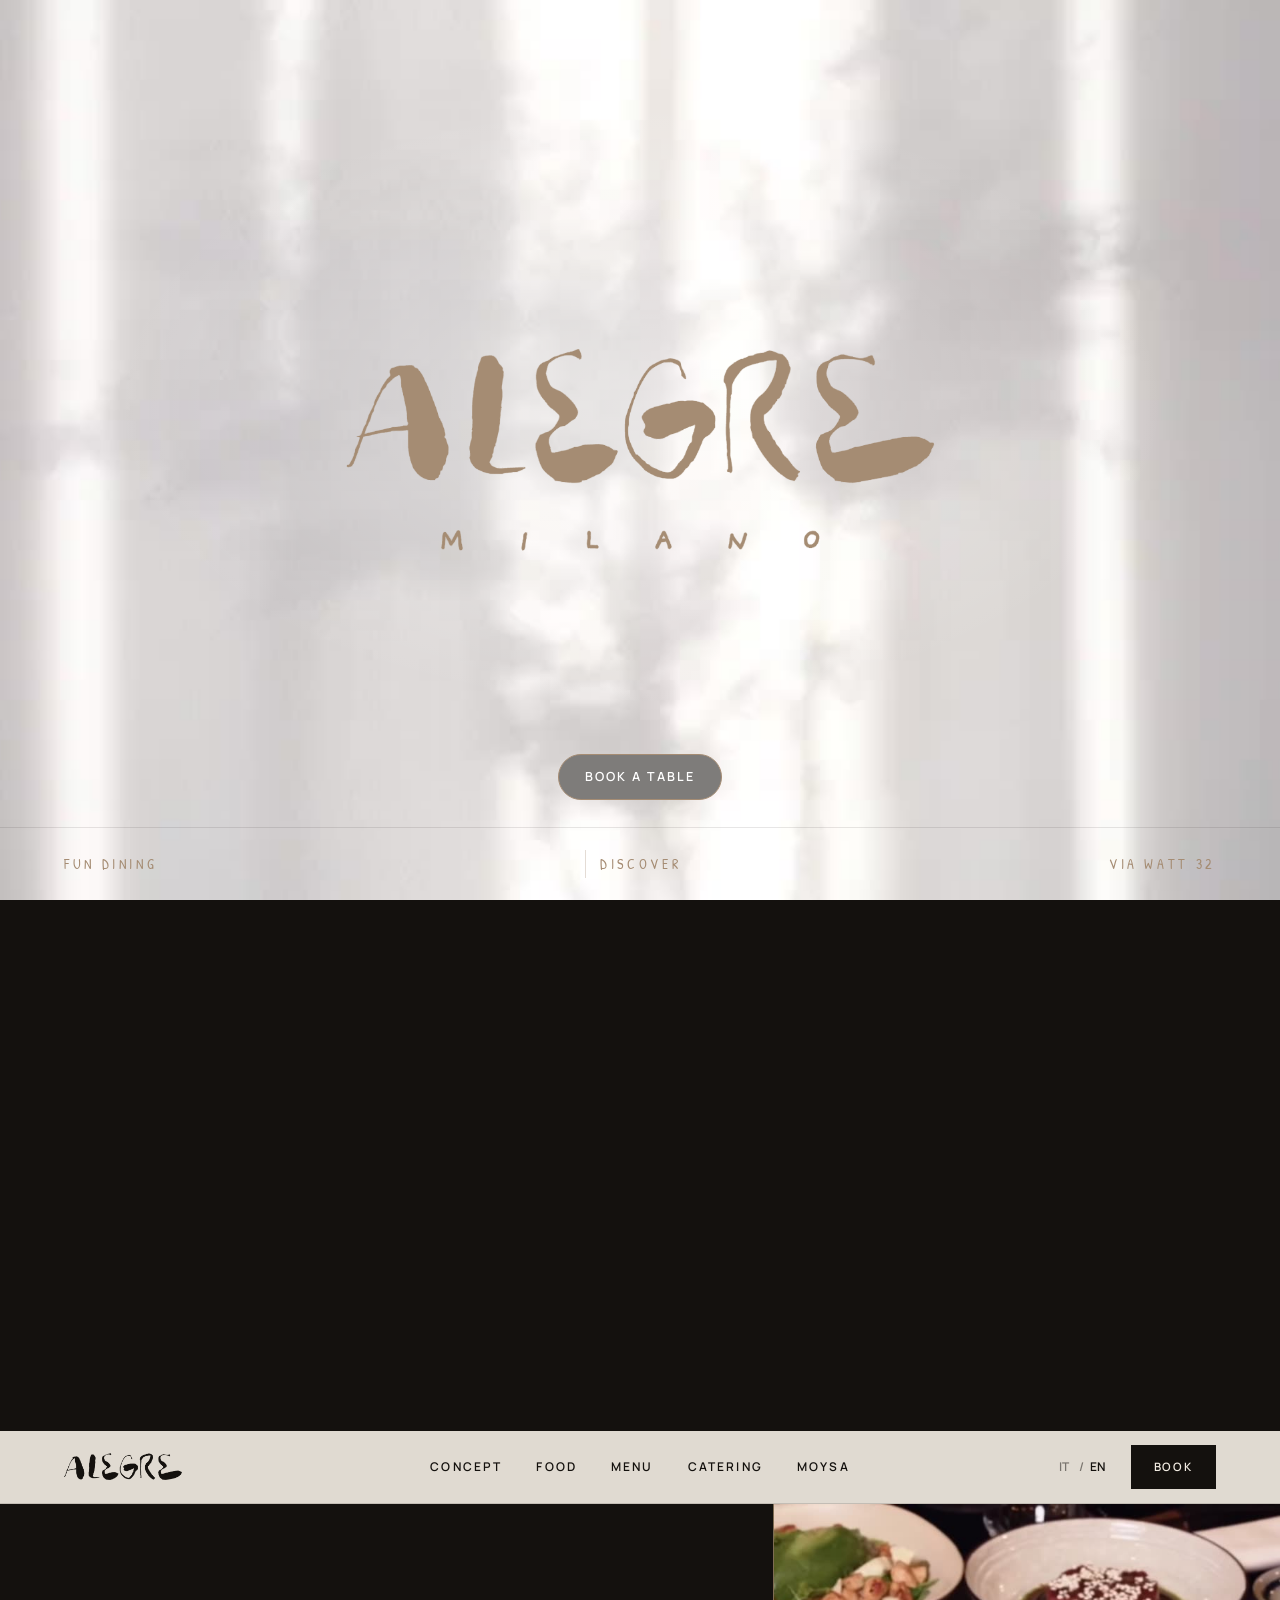
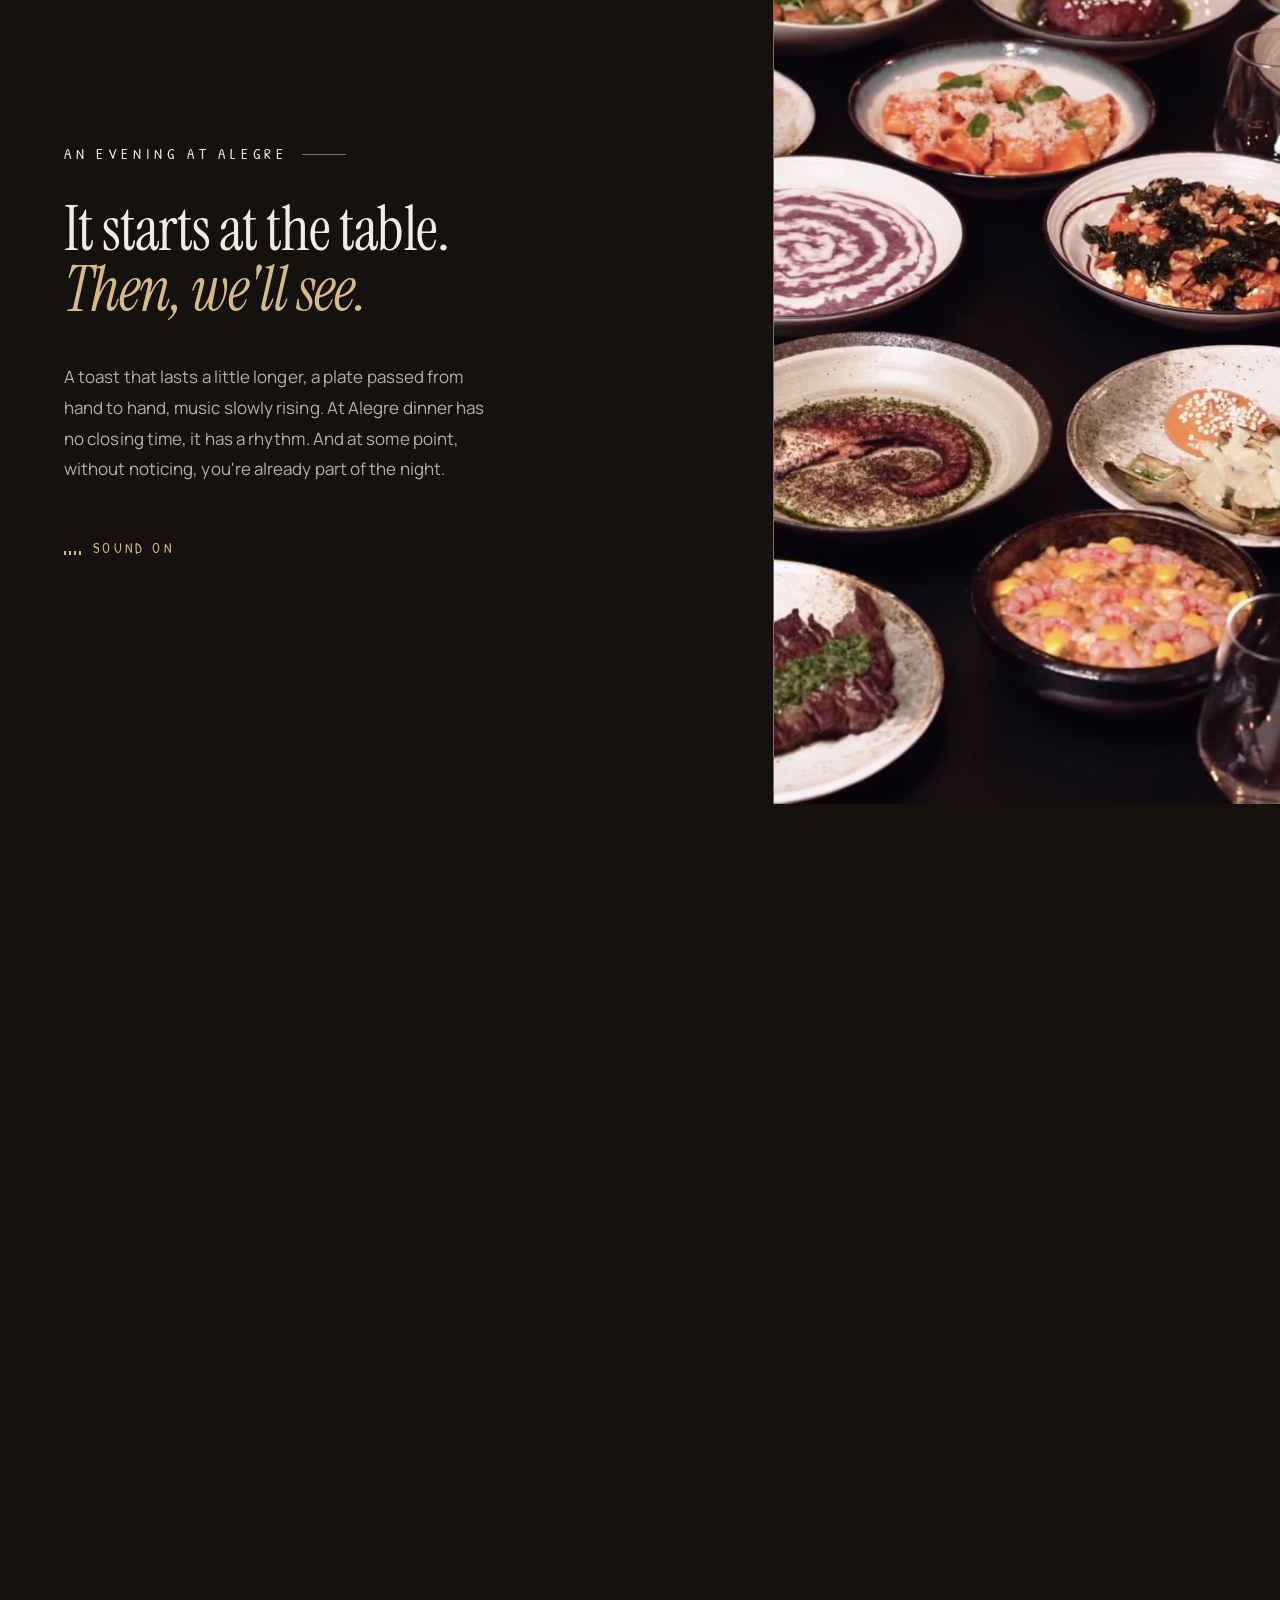
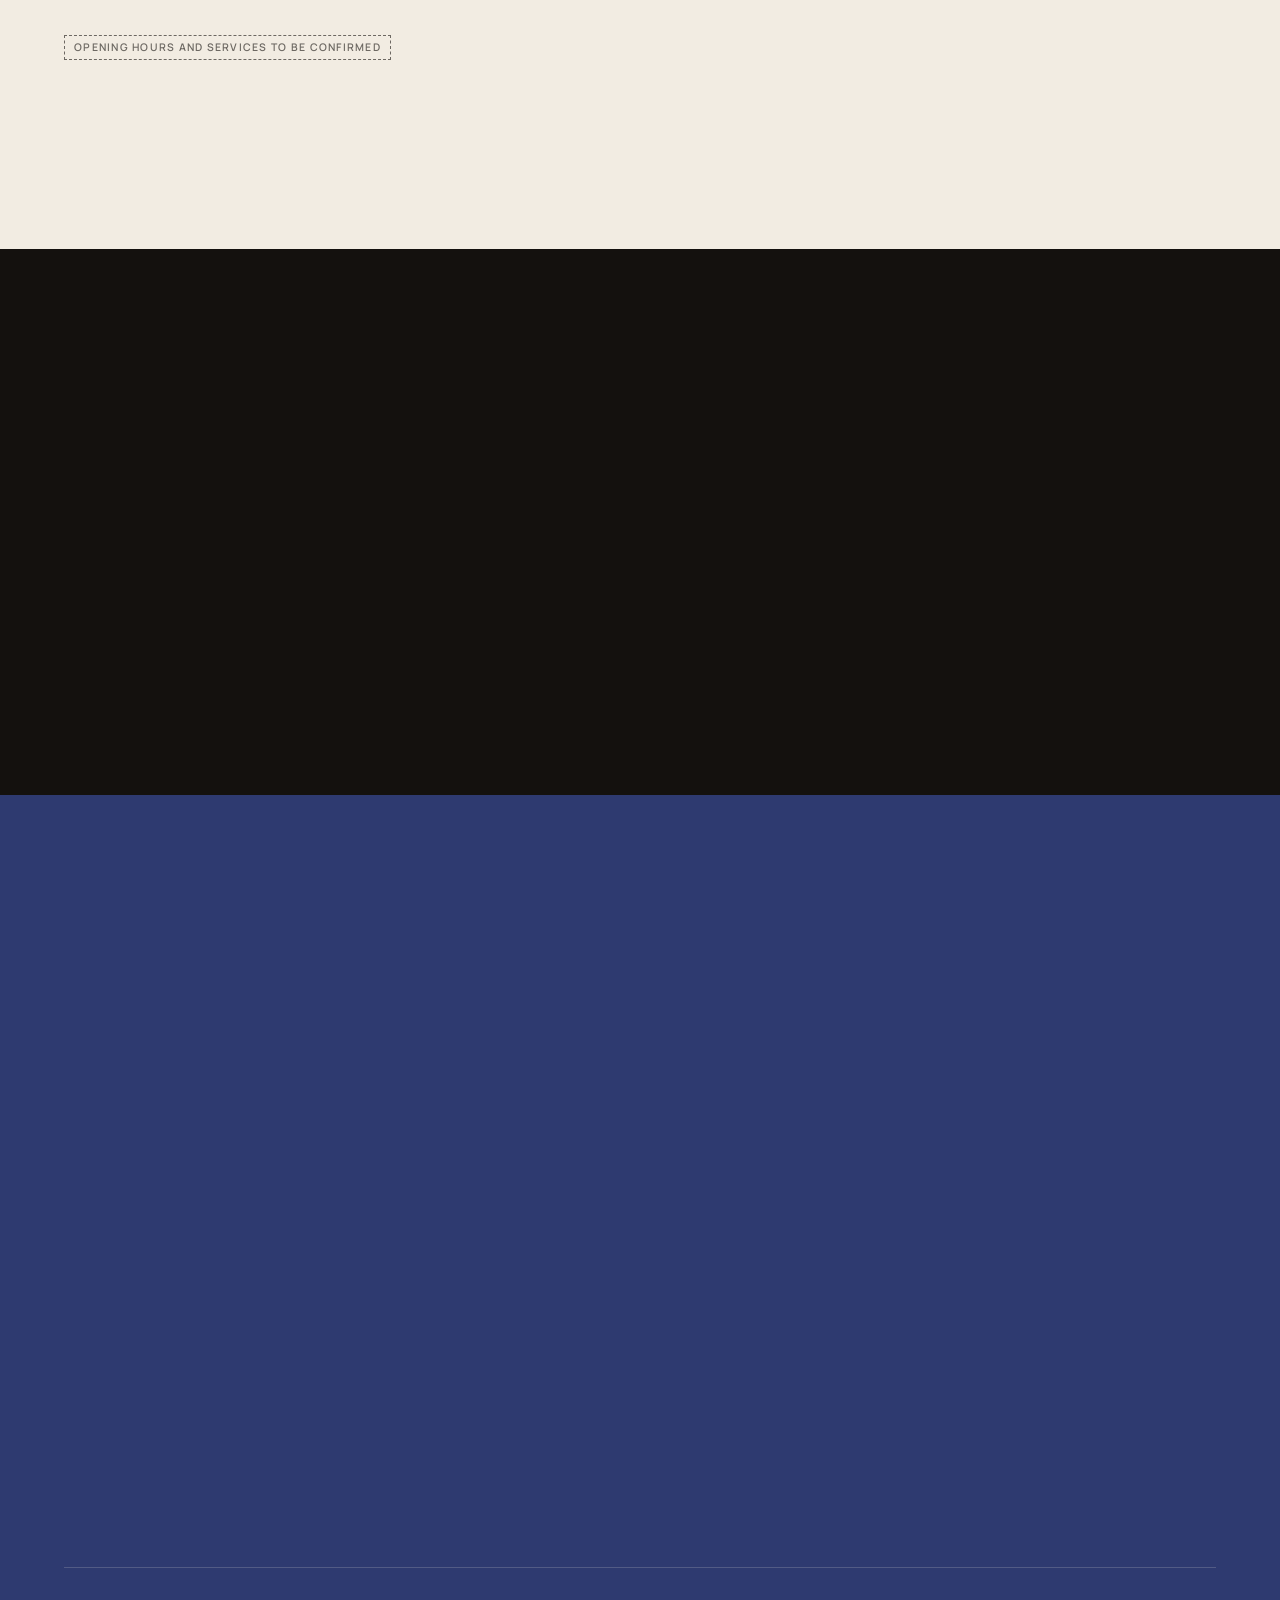
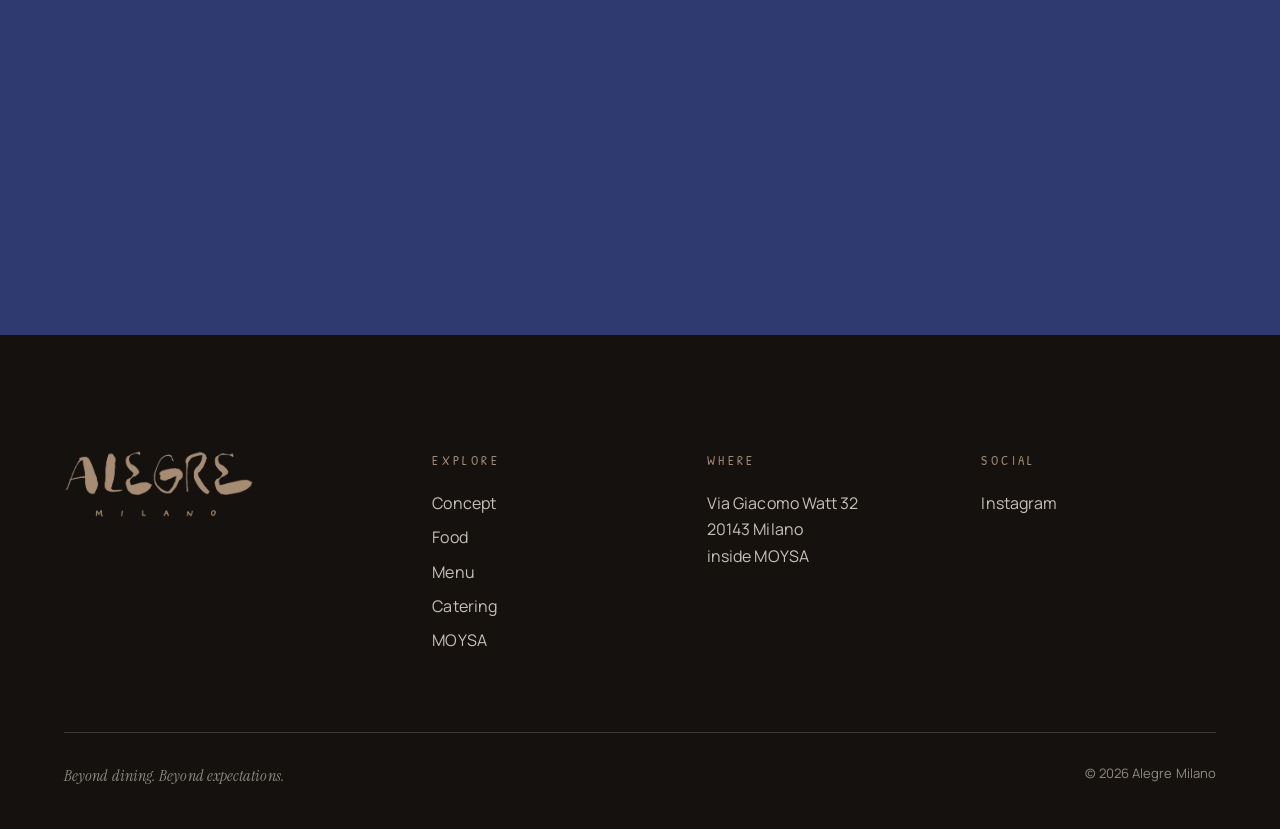
<file: concept.html>
<!doctype html>
<html lang="it">
<head>
  <meta charset="utf-8">
  <title>Alegre Milano — Concept</title>
  <meta name="robots" content="noindex">
  <meta http-equiv="refresh" content="0; url=index.html?s=concept">
  <link rel="canonical" href="index.html?s=concept">
  <script>location.replace("index.html?s=concept");</script>
</head>
<body><a href="index.html?s=concept">Concept</a></body>
</html>
</file>
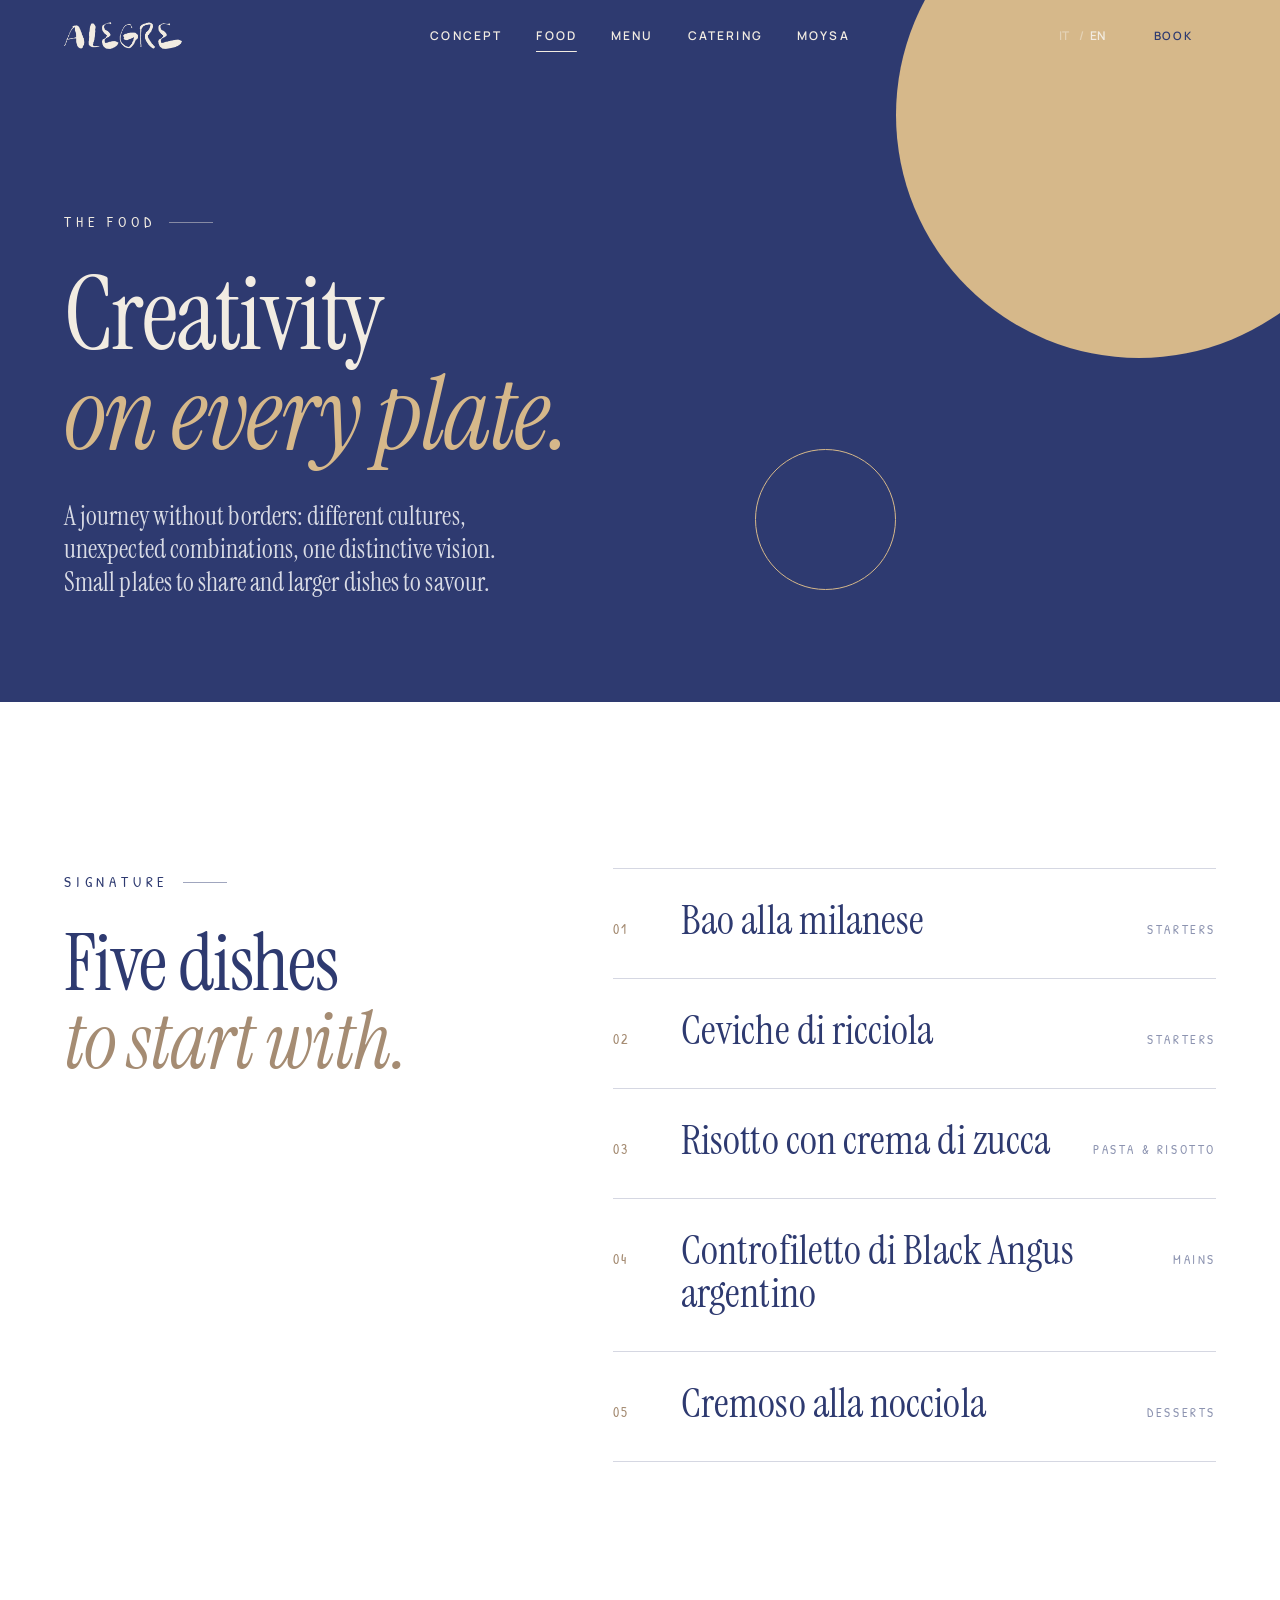
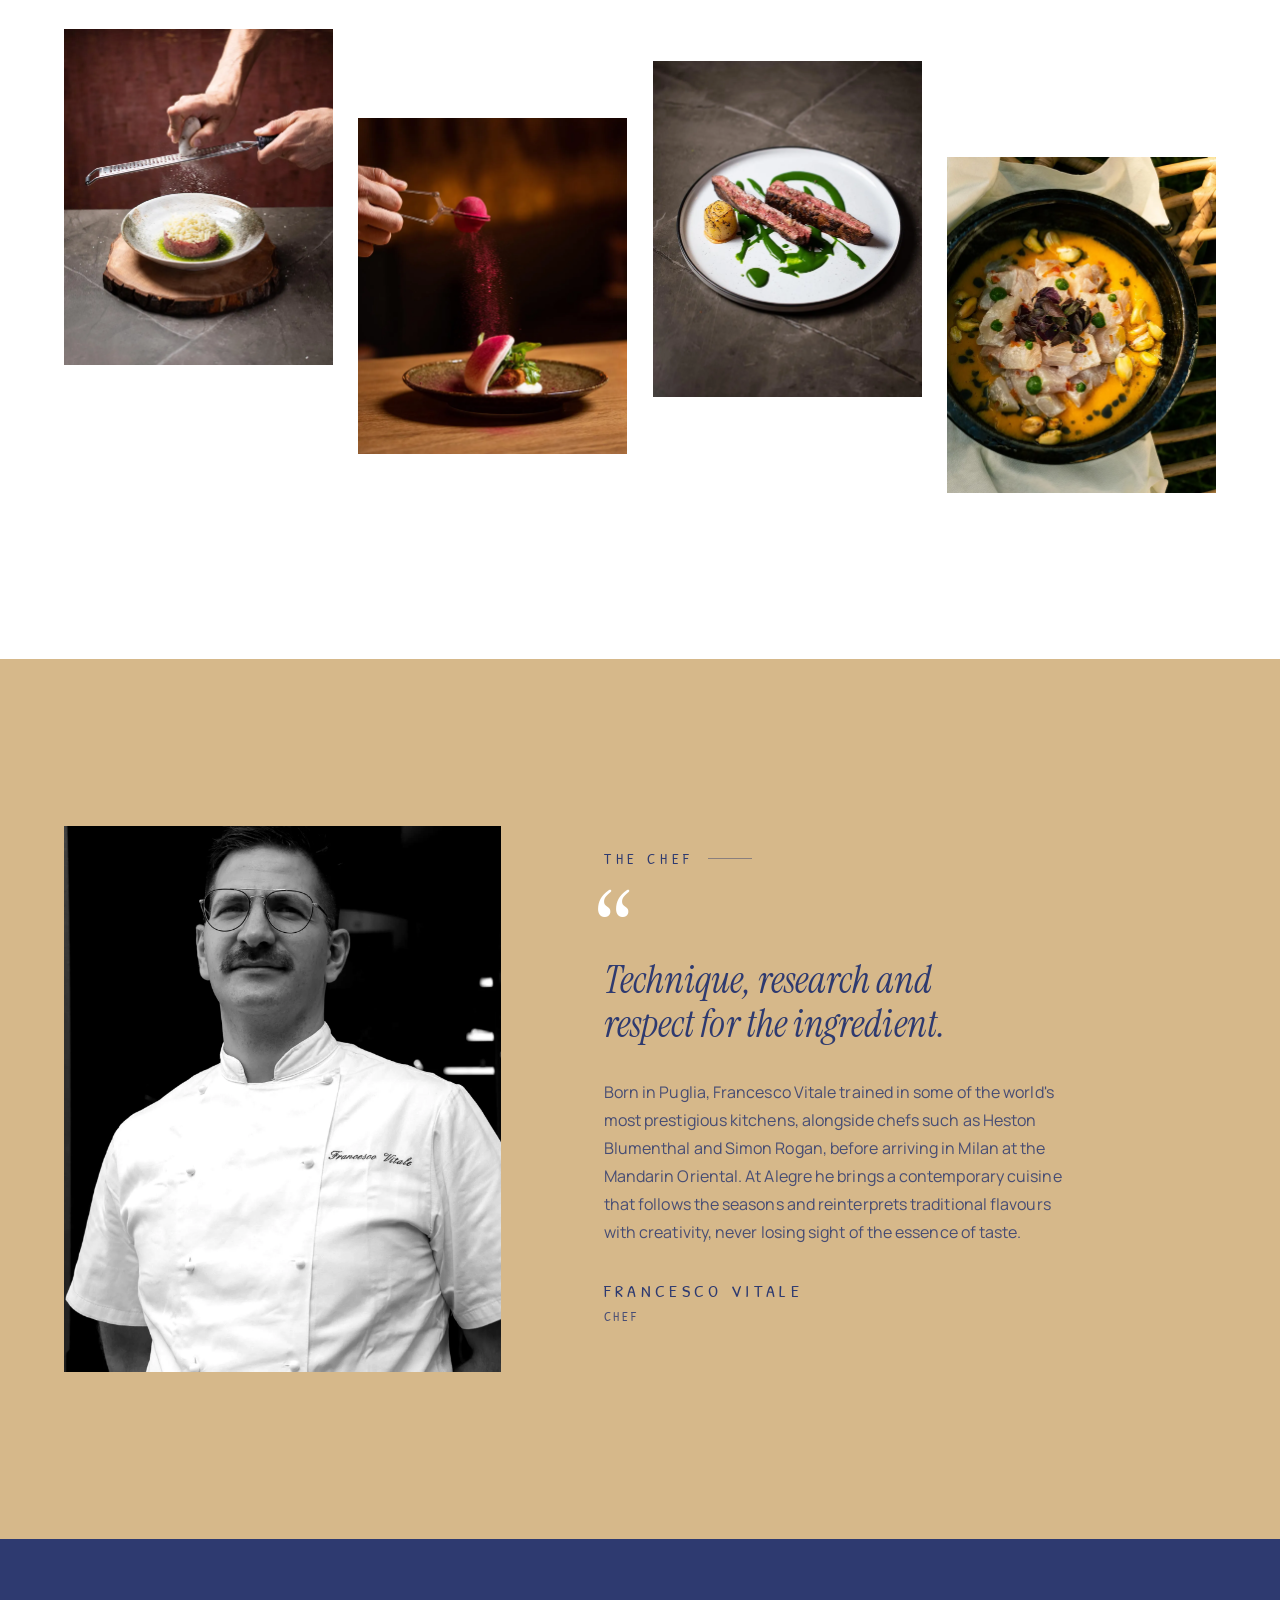
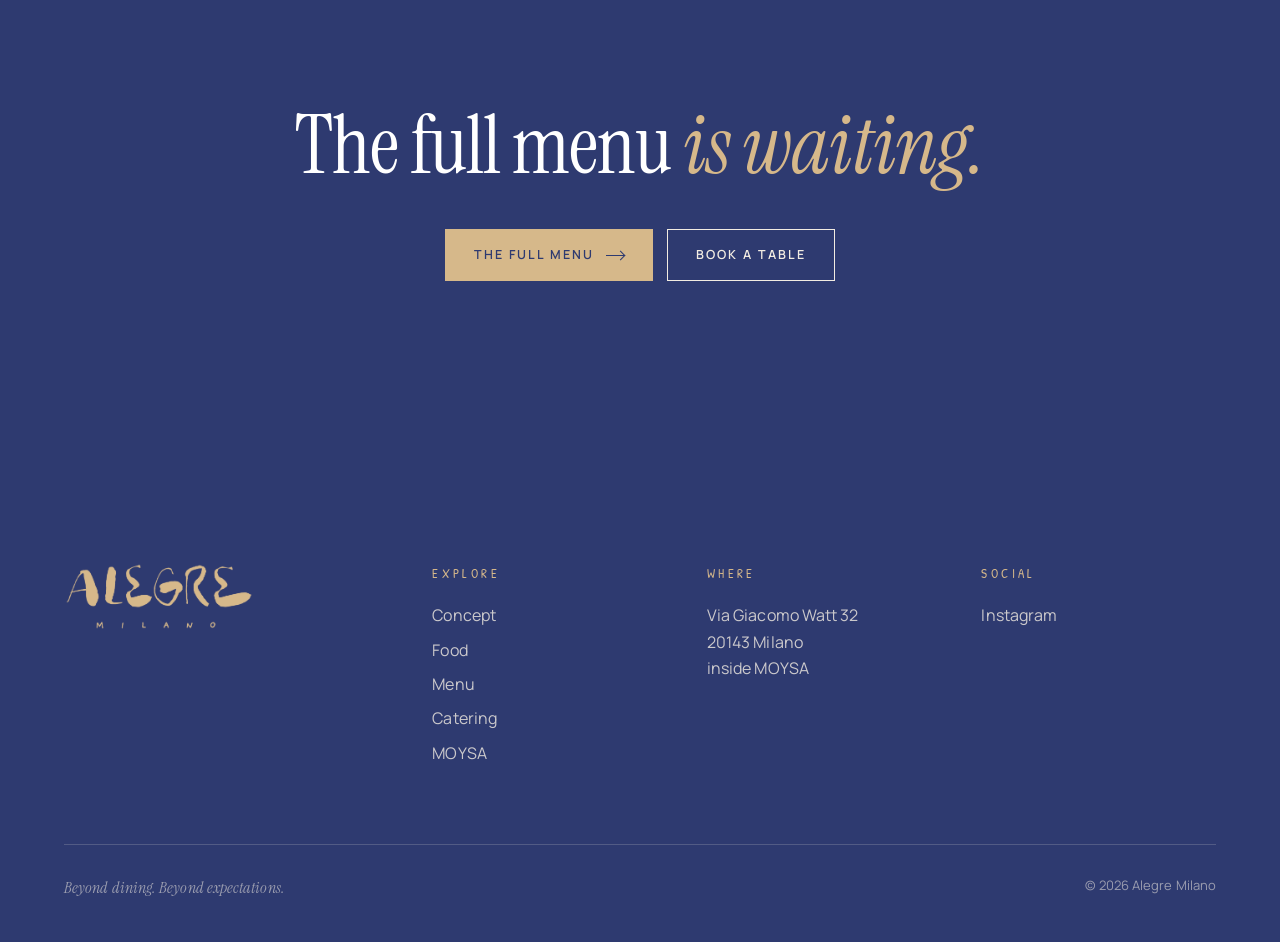
<file: cucina.html>
<!doctype html>
<html lang="it">
<head>
  <meta charset="utf-8">
  <meta name="viewport" content="width=device-width, initial-scale=1, viewport-fit=cover">
  <title>Cucina — Alegre Milano · Fun Dining</title>
  <meta name="description" content="La cucina di Alegre Milano: internazionale e creativa, piatti piccoli da condividere e portate da gustare con calma. Lo chef Francesco Vitale.">
  <meta name="theme-color" content="#2e3a70">
  <link rel="icon" href="data:image/svg+xml,%3Csvg xmlns='http://www.w3.org/2000/svg' viewBox='0 0 100 100'%3E%3Crect width='100' height='100' rx='22' fill='%232e3a70'/%3E%3Ctext x='50' y='70' font-family='Georgia' font-size='60' text-anchor='middle' fill='%23a58c73'%3EA%3C/text%3E%3C/svg%3E">

  <link rel="preconnect" href="https://fonts.googleapis.com">
  <link rel="preconnect" href="https://fonts.gstatic.com" crossorigin>
  <link href="https://fonts.googleapis.com/css2?family=Instrument+Serif:ital@0;1&family=Manrope:wght@400;500;600&family=Patrick+Hand+SC&display=swap" rel="stylesheet">
  <link rel="stylesheet" href="assets/css/style.css?v=86">
</head>
<body class="page-cucina theme-cucina">
  <a class="skip-link" href="#main" data-i18n="skip">Vai al contenuto</a>

  <header class="site-header">
    <div class="wrap">
      <a class="brand" href="index.html" aria-label="Alegre Milano, home"><span class="logo-mark"></span></a>
      <nav class="nav" aria-label="Principale">
        <a href="index.html?s=concept" data-i18n="nav.concept">Concept</a>
        <a href="cucina.html" aria-current="page" data-i18n="nav.food">Cucina</a>
        <a href="menu.html" data-i18n="nav.menu">Menu</a>
        <a href="catering.html">Catering</a>
        <a href="moysa.html">MOYSA</a>
      </nav>
      <div class="header-actions">
        <div class="lang-toggle" role="group" aria-label="Lingua / Language">
          <button type="button" data-lang="it" aria-pressed="true">IT</button>
          <button type="button" data-lang="en" aria-pressed="false">EN</button>
        </div>
        <a class="btn btn--solid" href="index.html#prenota" data-booking><span data-i18n="cta.book">Prenota</span></a>
        <button class="menu-toggle" type="button" aria-expanded="false" aria-controls="mobile-nav" aria-label="Apri il menu">
          <span></span><span></span>
        </button>
      </div>
    </div>
  </header>

  <nav class="mobile-nav" id="mobile-nav" aria-label="Menu mobile">
    <a href="index.html"><small>01</small><span>Home</span></a>
    <a href="index.html?s=concept"><small>02</small><span data-i18n="nav.concept">Concept</span></a>
    <a href="cucina.html"><small>03</small><span data-i18n="nav.food">Cucina</span></a>
    <a href="menu.html"><small>04</small><span data-i18n="nav.menu">Menu</span></a>
    <a href="catering.html"><small>05</small><span>Catering</span></a>
    <a href="moysa.html"><small>06</small><span>MOYSA</span></a>
    <a href="index.html#prenota"><small>07</small><span data-i18n="nav.contact">Contatti</span></a>
    <p class="mobile-meta">Via Giacomo Watt 32 · Milano</p>
  </nav>

  <div class="book-bar">
    <a class="btn btn--light" href="menu.html"><span data-i18n="nav.menu">Menu</span></a>
    <a class="btn btn--solid" href="index.html#prenota" data-booking><span data-i18n="cta.book">Prenota</span></a>
  </div>

  <main id="main">

    <section class="page-hero cuc-hero" aria-labelledby="food-title">
      <span class="cuc-dot cuc-dot--a" aria-hidden="true"></span>
      <span class="cuc-dot cuc-dot--b" aria-hidden="true"></span>
      <div class="wrap">
        <p class="label"><span data-i18n="food.label">La cucina</span></p>
        <h1 class="title" id="food-title" data-i18n="food.title">Creatività <em>in ogni piatto.</em></h1>
        <p class="lede" data-i18n="food.lead">Un viaggio senza confini: culture diverse, combinazioni inattese, una visione riconoscibile. Piatti piccoli da condividere e portate da gustare con calma.</p>
      </div>
    </section>

    <section class="section cuc-dishes" aria-labelledby="sig-title">
      <div class="wrap food-grid">
        <div class="sticky reveal">
          <p class="label"><span data-i18n="cuc.sig.label">Signature</span></p>
          <h2 class="title" id="sig-title" data-i18n="cuc.sig.title">Cinque piatti <em>per cominciare.</em></h2>
        </div>
        <ol class="dish-list">
          <li class="dish-row reveal" tabindex="0">
            <h3>Bao alla milanese</h3><span class="cat" data-i18n="cat.antipasti">Antipasti</span>
            <p>Panino al vapore · cotoletta di sovracoscia di pollo · rucola · maionese piccante di pomodori</p>
          </li>
          <li class="dish-row reveal" tabindex="0">
            <h3>Ceviche di ricciola</h3><span class="cat" data-i18n="cat.antipasti">Antipasti</span>
            <p>Leche de tigre · sesamo</p>
          </li>
          <li class="dish-row reveal" tabindex="0">
            <h3>Risotto con crema di zucca</h3><span class="cat" data-i18n="cat.primi">Primi</span>
            <p>Mandarino · pepe timut · caffè</p>
          </li>
          <li class="dish-row reveal" tabindex="0">
            <h3>Controfiletto di Black Angus argentino</h3><span class="cat" data-i18n="cat.secondi">Secondi</span>
            <p>Chimichurri · scarola ripassata</p>
          </li>
          <li class="dish-row reveal" tabindex="0">
            <h3>Cremoso alla nocciola</h3><span class="cat" data-i18n="cat.dolci">Dolci</span>
            <p>Biscuit al cacao · dulce de leche</p>
          </li>
        </ol>
      </div>
    </section>

    <!-- ================= GALLERIA PIATTI (foto sfalsate) ================= -->
    <section class="cuc-gallery" aria-label="Piatti di Alegre">
      <div class="wrap cuc-gallery__grid">
        <figure class="cuc-shot cuc-shot--1 img-reveal"><picture><source srcset="assets/img/piatto-tartare.webp" type="image/webp"><img src="assets/img/piatto-tartare.jpg" alt="Tartare servita su tagliere di legno, con un ingrediente grattugiato al momento sopra" loading="lazy"></picture></figure>
        <figure class="cuc-shot cuc-shot--2 img-reveal"><picture><source srcset="assets/img/piatto-bao.webp" type="image/webp"><img src="assets/img/piatto-bao.jpg" alt="Bao spolverato al momento con polvere di barbabietola" loading="lazy"></picture></figure>
        <figure class="cuc-shot cuc-shot--3 img-reveal"><picture><source srcset="assets/img/piatto-carne.webp" type="image/webp"><img src="assets/img/piatto-carne.jpg" alt="Carne alla brace tagliata, con salsa verde e patata a forma di rosa" loading="lazy"></picture></figure>
        <figure class="cuc-shot cuc-shot--4 img-reveal"><picture><source srcset="assets/img/piatto-crudo.webp" type="image/webp"><img src="assets/img/piatto-crudo.jpg" alt="Crudo di pesce in salsa gialla con mais tostato ed erbe" loading="lazy"></picture></figure>
      </div>
    </section>

    <!-- ================= CHEF ================= -->
    <section class="section cuc-chef" id="chef" aria-labelledby="chef-title">
      <div class="wrap chef">
        <div class="chef__portrait img-reveal">
          <picture>
            <source srcset="assets/img/chef-vitale.webp" type="image/webp">
            <img src="assets/img/chef-vitale.jpg" alt="Ritratto in bianco e nero dello chef Francesco Vitale in giacca da cuoco" loading="lazy" width="1440" height="1800">
          </picture>
        </div>
        <div class="reveal" data-delay="1">
          <p class="label"><span data-i18n="chef.label">Lo chef</span></p>
          <blockquote class="quote" data-i18n="chef.quote">Tecnica, ricerca e rispetto per la materia prima.</blockquote>
          <p class="body" data-i18n="chef.body">Pugliese di origine, Francesco Vitale si è formato in alcune delle cucine internazionali più prestigiose, accanto a chef come Heston Blumenthal e Simon Rogan, prima di arrivare a Milano al Mandarin Oriental. Ad Alegre porta una cucina contemporanea che segue le stagioni e rilegge i sapori della tradizione con creatività, senza perdere di vista l'essenza del gusto.</p>
          <p class="signature">Francesco Vitale <small data-i18n="chef.role">Lo chef</small></p>
        </div>
      </div>
    </section>


    <section class="section cuc-cta" aria-labelledby="cuc-cta-title">
      <div class="wrap">
        <h2 class="title reveal" id="cuc-cta-title" data-i18n="cuc.cta.title">La carta completa <em>ti aspetta.</em></h2>
        <div class="booking__ctas reveal">
          <a class="btn btn--accent" href="menu.html"><span data-i18n="cta.fullmenu">Il menu completo</span><i class="arrow"></i></a>
          <a class="btn btn--light" href="index.html#prenota" data-booking><span data-i18n="cta.bookTable">Prenota un tavolo</span></a>
        </div>
      </div>
    </section>
  </main>

  <footer class="site-footer">
    <div class="wrap">
      <div class="footer-grid">
        <div><span class="logo-full" aria-hidden="true"></span></div>
        <div>
          <h4 data-i18n="footer.explore">Esplora</h4>
          <ul>
            <li><a href="index.html?s=concept" data-i18n="nav.concept">Concept</a></li>
            <li><a href="cucina.html" data-i18n="nav.food">Cucina</a></li>
            <li><a href="menu.html" data-i18n="nav.menu">Menu</a></li>
            <li><a href="catering.html">Catering</a></li>
            <li><a href="moysa.html">MOYSA</a></li>
          </ul>
        </div>
        <div>
          <h4 data-i18n="info.where">Dove</h4>
          <address>Via Giacomo Watt 32<br>20143 Milano<br><span data-i18n="footer.inside">dentro MOYSA</span></address>
        </div>
        <div>
          <h4>Social</h4>
          <ul>
            <li><a href="https://www.instagram.com/alegre.milano/" target="_blank" rel="noopener">Instagram</a></li>
          </ul>
        </div>
      </div>
      <div class="footer-bottom">
        <em>Beyond dining. Beyond expectations.</em>
        <span>© <span data-year>2026</span> Alegre Milano</span>
      </div>
    </div>
  </footer>

  <script src="assets/js/main.js?v=86"></script>
</body>
</html>
</file>
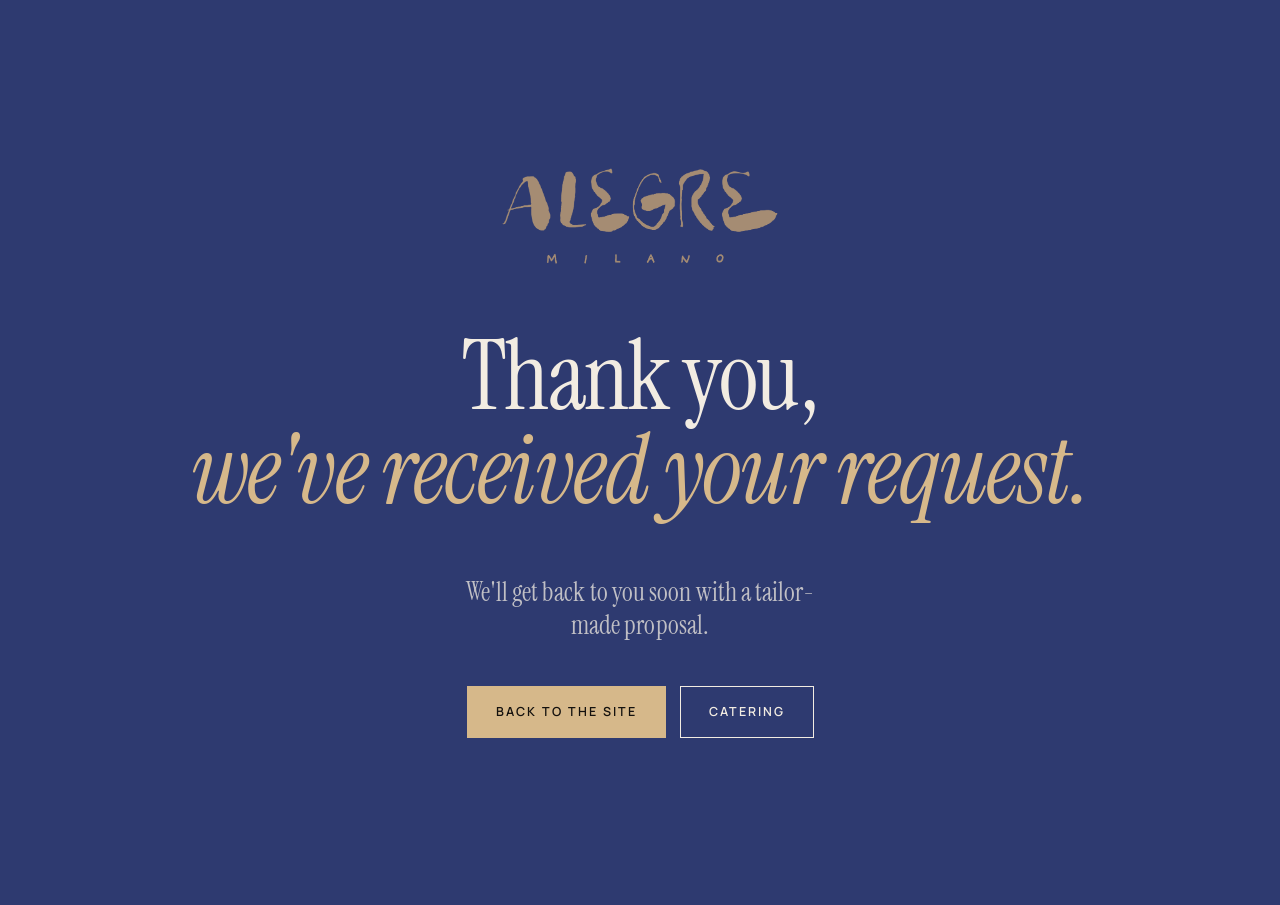
<file: grazie.html>
<!doctype html>
<html lang="it">
<head>
  <meta charset="utf-8">
  <meta name="viewport" content="width=device-width, initial-scale=1, viewport-fit=cover">
  <title>Grazie — Alegre Milano</title>
  <meta name="robots" content="noindex">
  <meta name="theme-color" content="#2e3a70">
  <link rel="preconnect" href="https://fonts.googleapis.com">
  <link rel="preconnect" href="https://fonts.gstatic.com" crossorigin>
  <link href="https://fonts.googleapis.com/css2?family=Instrument+Serif:ital@0;1&family=Manrope:wght@400;500;600&family=Patrick+Hand+SC&display=swap" rel="stylesheet">
  <link rel="stylesheet" href="assets/css/style.css?v=86">
</head>
<body class="page-catering">
  <main class="section bg-navy on-dark booking" style="min-height:100svh;display:grid;place-items:center">
    <div class="wrap">
      <span class="logo-full" aria-hidden="true"></span>
      <h1 class="title" data-i18n="thanks.title">Grazie, <em>abbiamo ricevuto la tua richiesta.</em></h1>
      <p class="lede" data-i18n="thanks.body">Ti risponderemo al più presto con una proposta su misura.</p>
      <div class="booking__ctas">
        <a class="btn btn--solid" href="index.html"><span data-i18n="thanks.home">Torna al sito</span></a>
        <a class="btn btn--light" href="catering.html"><span>Catering</span></a>
      </div>
    </div>
  </main>
  <script src="assets/js/main.js?v=86"></script>
</body>
</html>
</file>
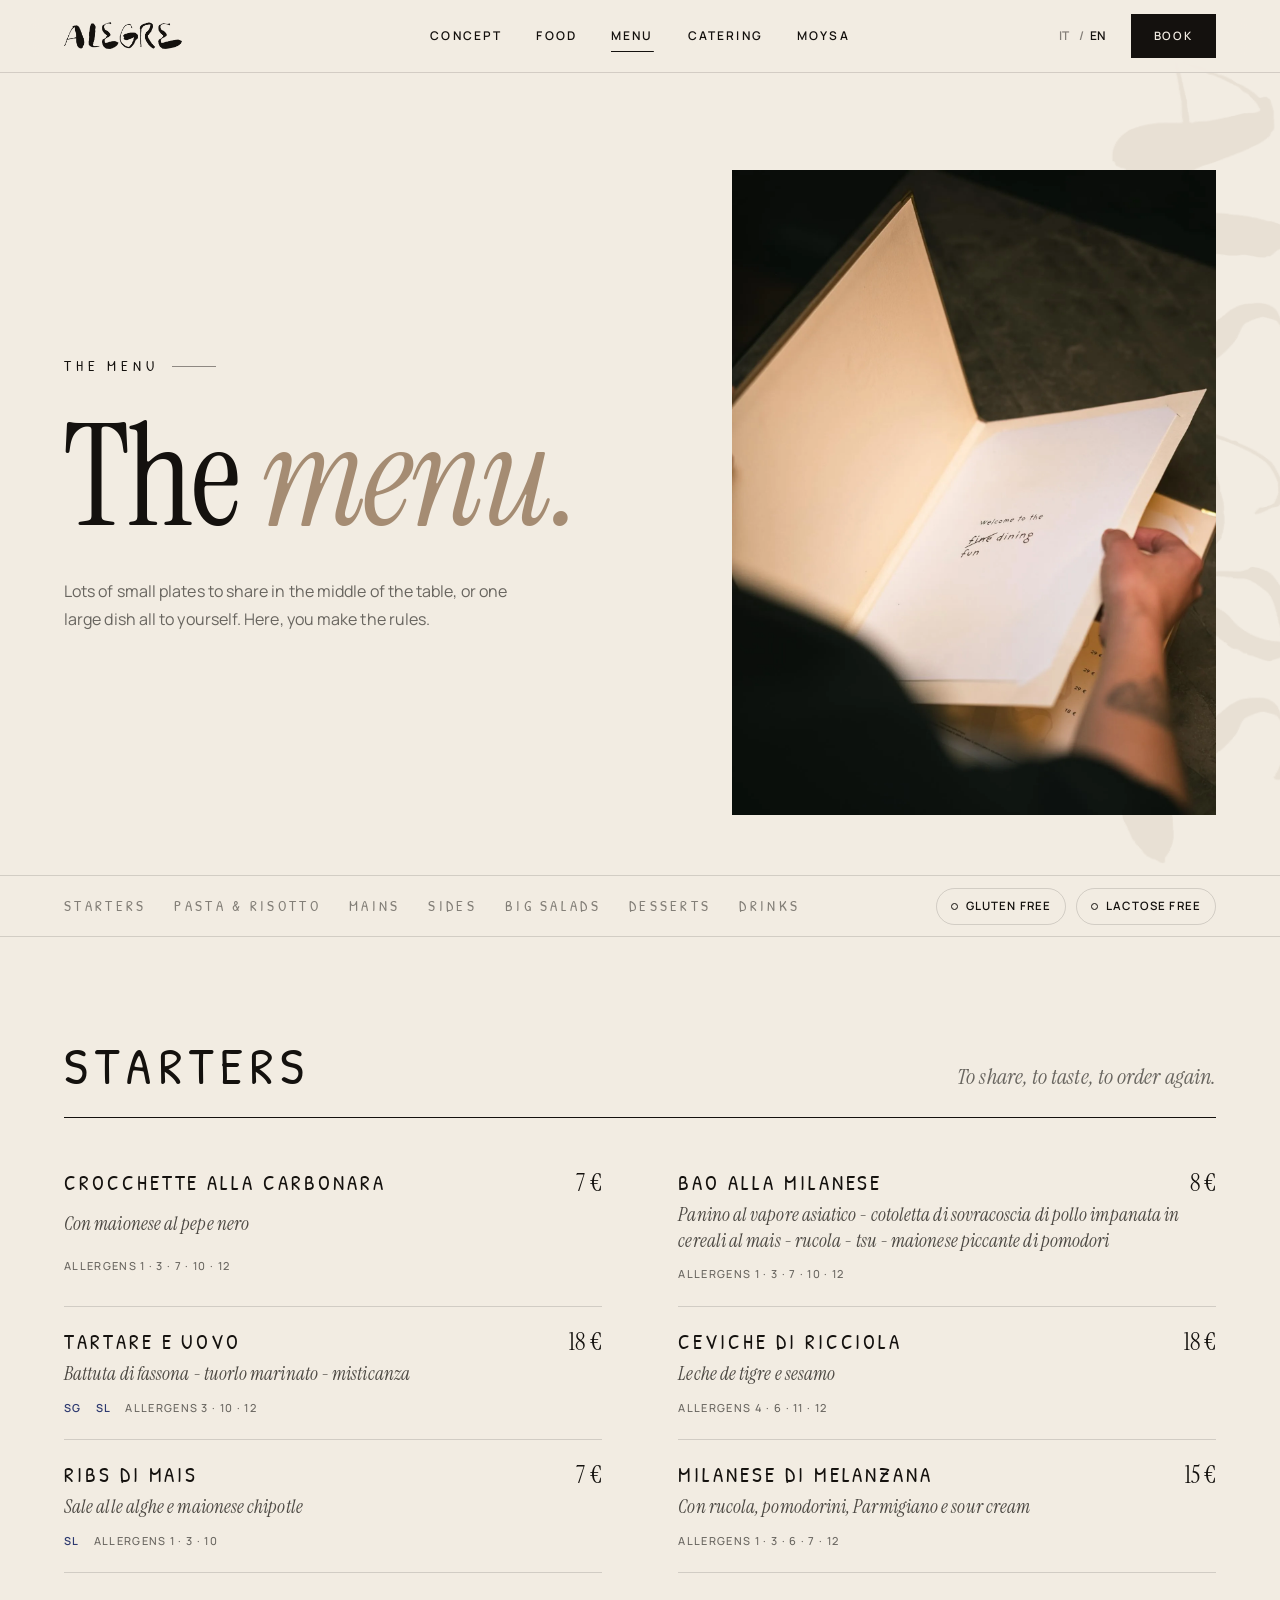
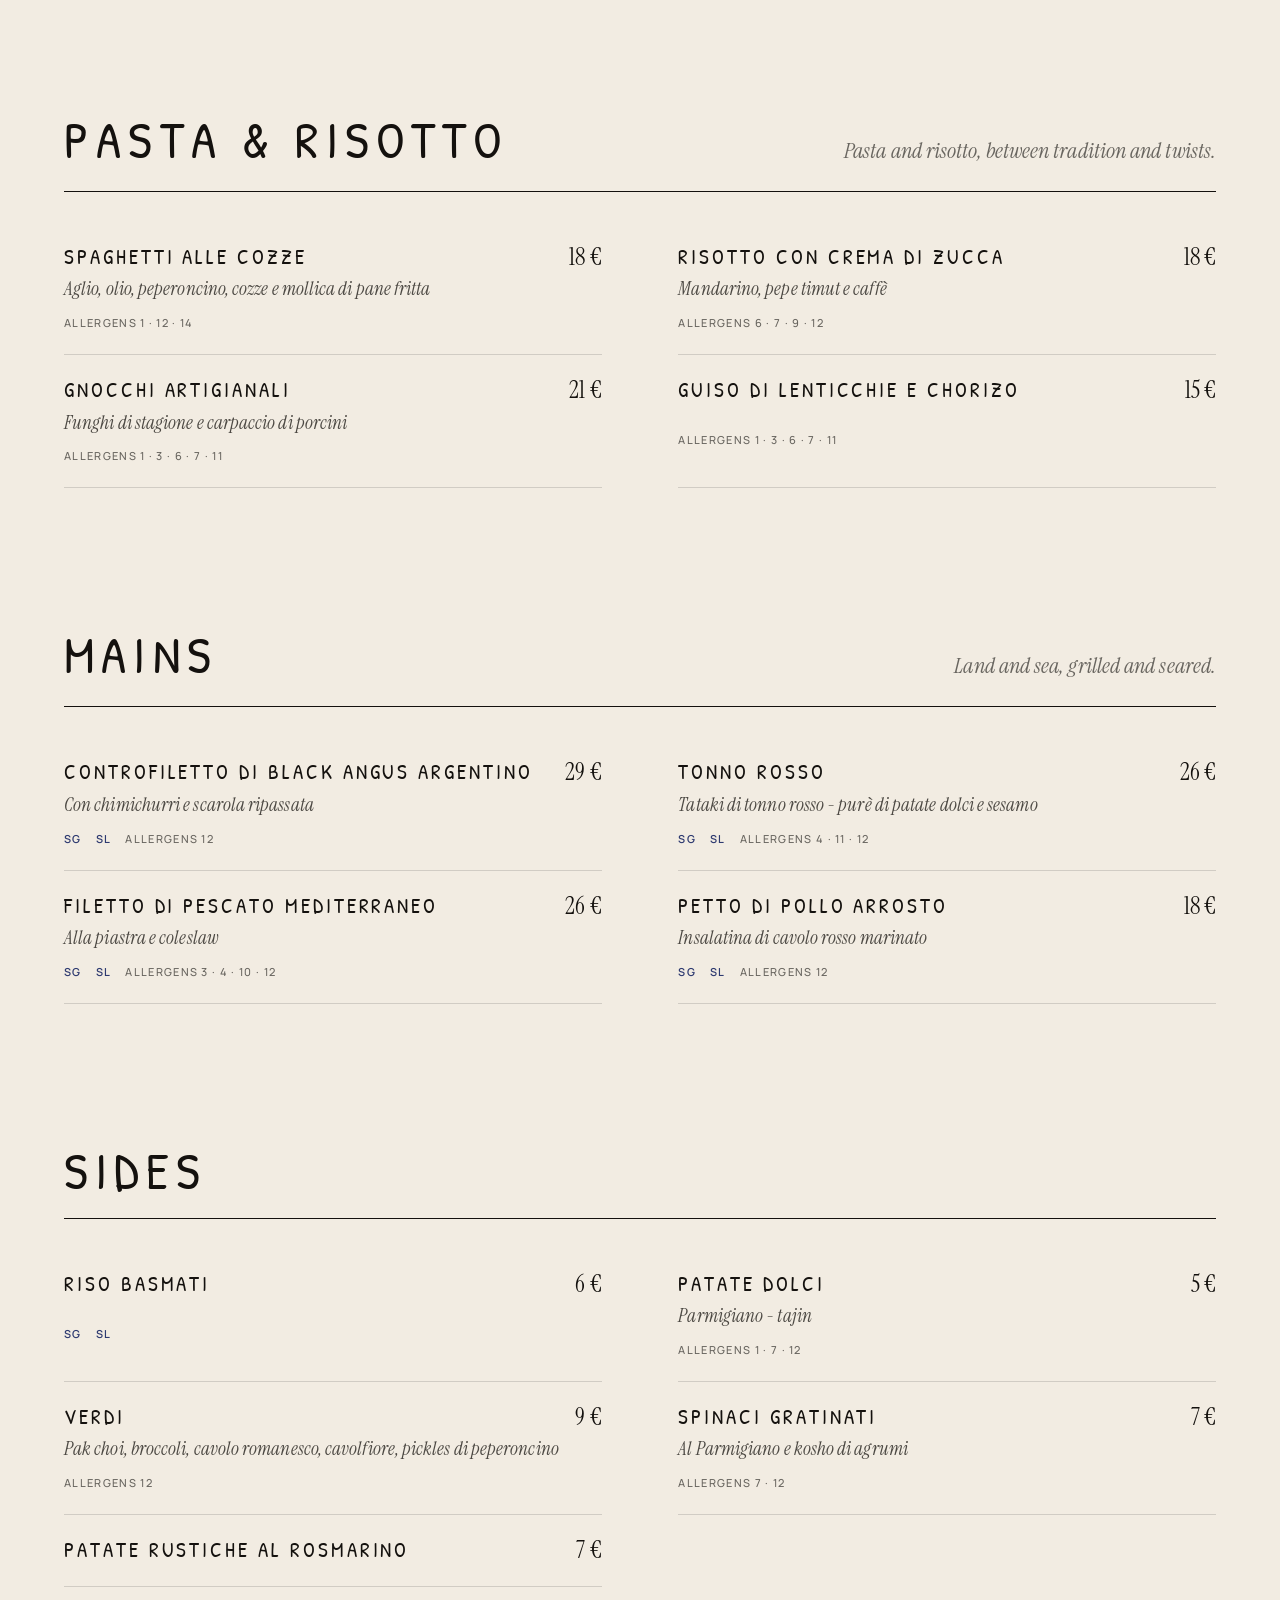
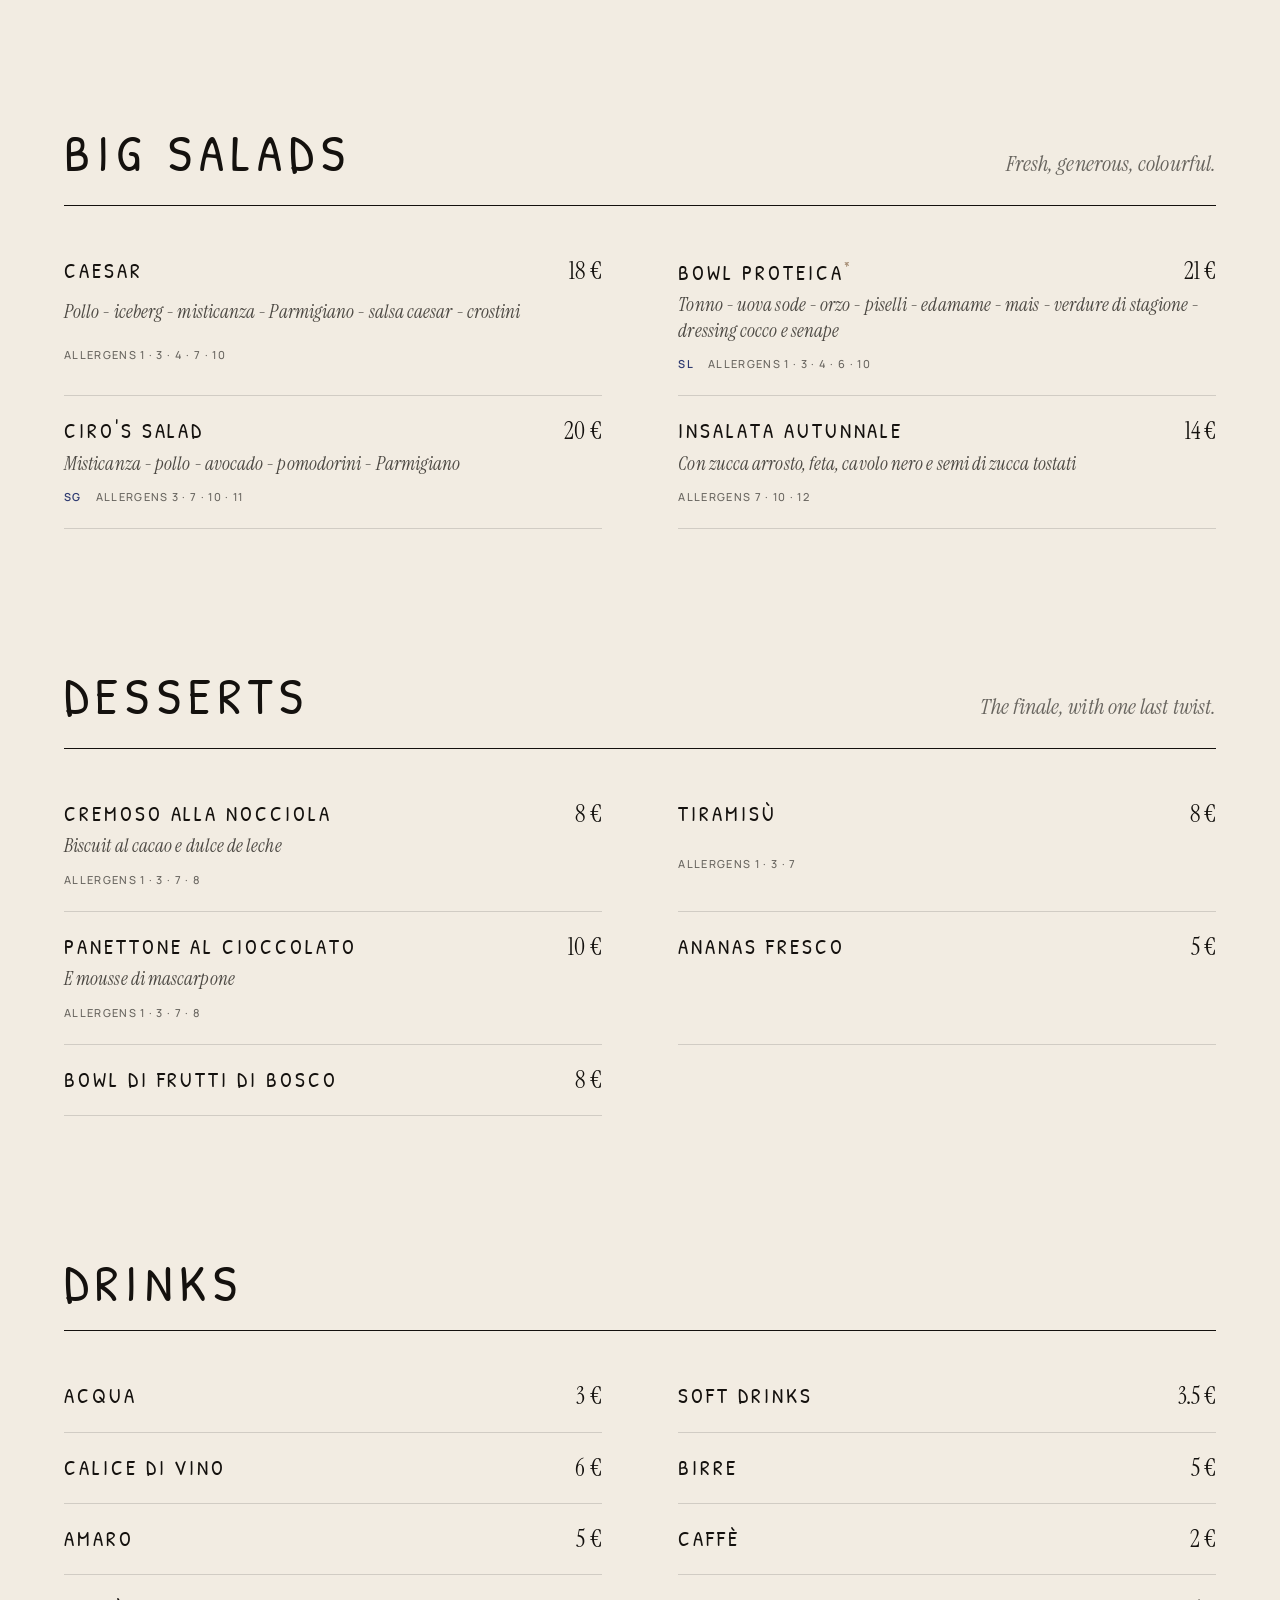
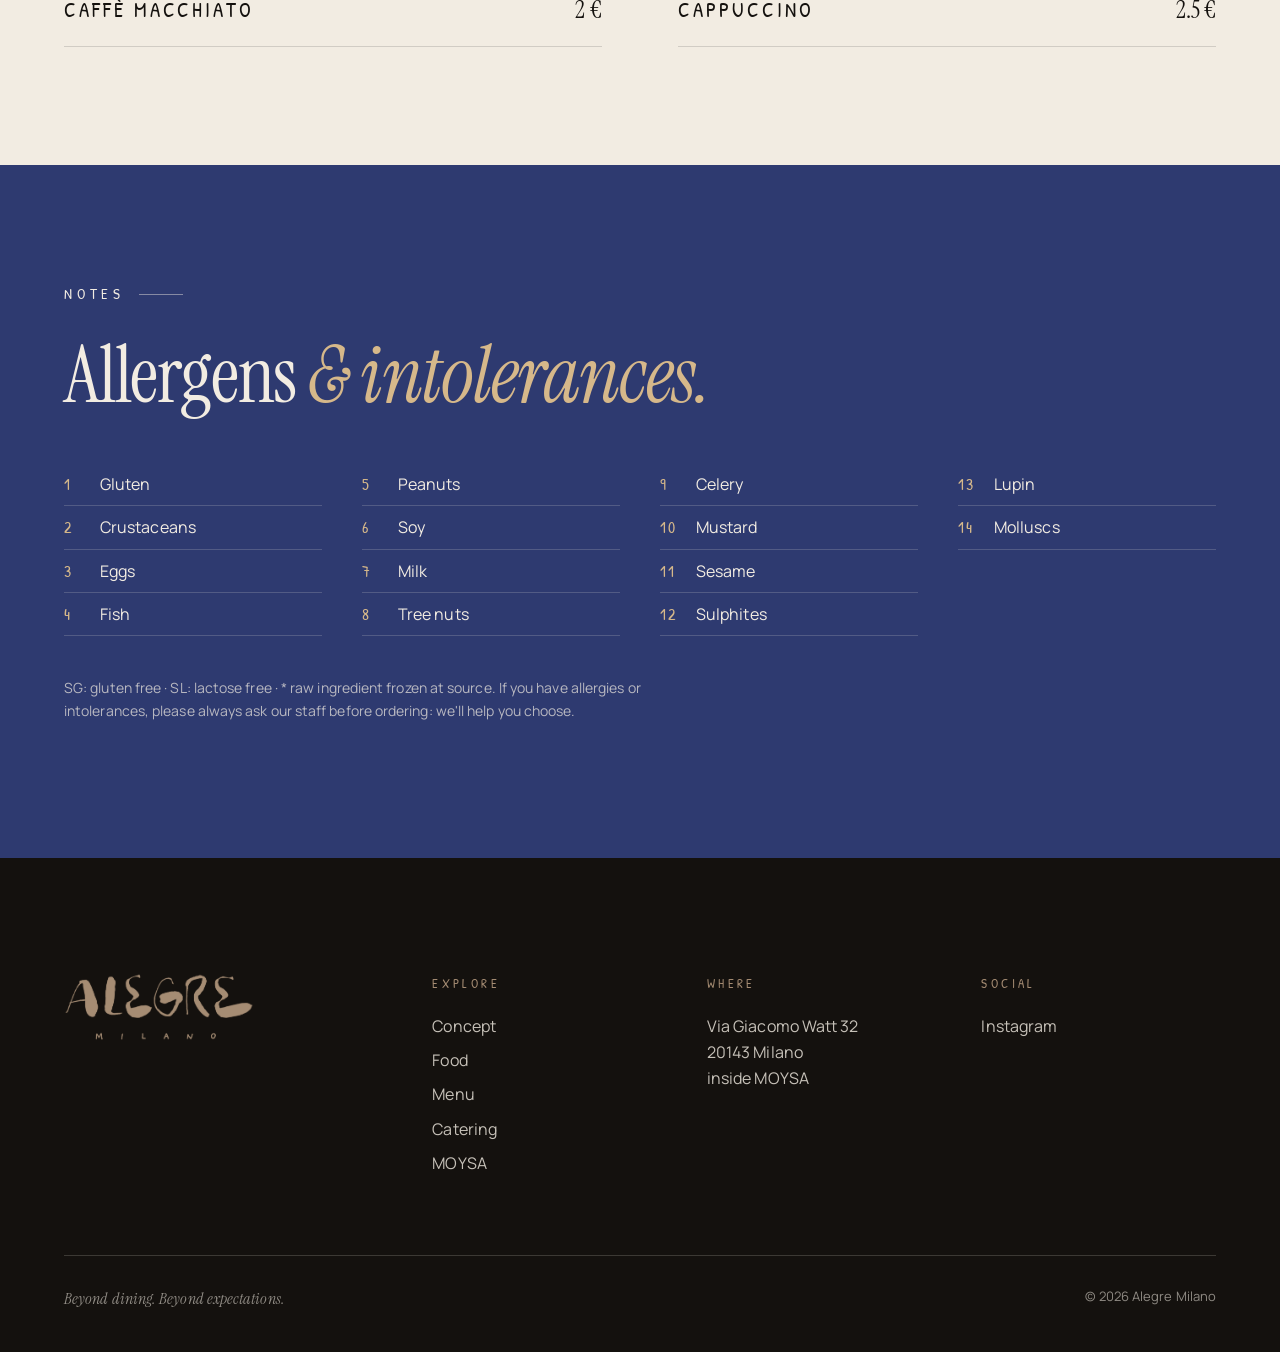
<file: menu.html>
<!doctype html>
<html lang="it">
<head>
  <meta charset="utf-8">
  <meta name="viewport" content="width=device-width, initial-scale=1, viewport-fit=cover">
  <title>Menu — Alegre Milano · Fun Dining</title>
  <meta name="description" content="Il menu di Alegre Milano: piatti piccoli da condividere, piatti grandi, insalatone, dolci e bevande. Via Giacomo Watt 32, Milano.">
  <meta name="theme-color" content="#f2ece2">
  <link rel="icon" href="data:image/svg+xml,%3Csvg xmlns='http://www.w3.org/2000/svg' viewBox='0 0 100 100'%3E%3Crect width='100' height='100' rx='22' fill='%232e3a70'/%3E%3Ctext x='50' y='70' font-family='Georgia' font-size='60' text-anchor='middle' fill='%23a58c73'%3EA%3C/text%3E%3C/svg%3E">

  <link rel="preconnect" href="https://fonts.googleapis.com">
  <link rel="preconnect" href="https://fonts.gstatic.com" crossorigin>
  <link href="https://fonts.googleapis.com/css2?family=Instrument+Serif:ital@0;1&family=Manrope:wght@400;500;600&family=Patrick+Hand+SC&display=swap" rel="stylesheet">
  <link rel="stylesheet" href="assets/css/style.css?v=86">
</head>
<body class="page-menu">
  <a class="skip-link" href="#main" data-i18n="skip">Vai al contenuto</a>

  <div class="menu-watermark" aria-hidden="true"><span class="logo-mark"></span></div>

  <header class="site-header is-scrolled">
    <div class="wrap">
      <a class="brand" href="index.html" aria-label="Alegre Milano, home"><span class="logo-mark"></span></a>
      <nav class="nav" aria-label="Principale">
        <a href="index.html?s=concept" data-i18n="nav.concept">Concept</a>
        <a href="cucina.html" data-i18n="nav.food">Cucina</a>
        <a href="menu.html" aria-current="page" data-i18n="nav.menu">Menu</a>
        <a href="catering.html">Catering</a>
        <a href="moysa.html">MOYSA</a>
      </nav>
      <div class="header-actions">
        <div class="lang-toggle" role="group" aria-label="Lingua / Language">
          <button type="button" data-lang="it" aria-pressed="true">IT</button>
          <button type="button" data-lang="en" aria-pressed="false">EN</button>
        </div>
        <a class="btn btn--solid" href="index.html#prenota" data-booking><span data-i18n="cta.book">Prenota</span></a>
        <button class="menu-toggle" type="button" aria-expanded="false" aria-controls="mobile-nav" aria-label="Apri il menu">
          <span></span><span></span>
        </button>
      </div>
    </div>
  </header>

  <nav class="mobile-nav" id="mobile-nav" aria-label="Menu mobile">
    <a href="index.html"><small>01</small><span>Home</span></a>
    <a href="index.html?s=concept"><small>02</small><span data-i18n="nav.concept">Concept</span></a>
    <a href="cucina.html"><small>03</small><span data-i18n="nav.food">Cucina</span></a>
    <a href="menu.html"><small>04</small><span data-i18n="nav.menu">Menu</span></a>
    <a href="catering.html"><small>05</small><span>Catering</span></a>
    <a href="moysa.html"><small>06</small><span>MOYSA</span></a>
    <a href="index.html#prenota"><small>07</small><span data-i18n="nav.contact">Contatti</span></a>
    <p class="mobile-meta">Via Giacomo Watt 32 · Milano</p>
  </nav>

  <div class="book-bar is-visible">
    <a class="btn btn--light" href="index.html"><span>Home</span></a>
    <a class="btn btn--solid" href="index.html#prenota" data-booking><span data-i18n="cta.book">Prenota</span></a>
  </div>

  <main id="main">
    <section class="menu-hero">
      <div class="wrap menu-hero__split">
        <div>
          <p class="label reveal"><span data-i18n="menu.label">La carta</span></p>
          <h1 class="title reveal" data-i18n="menu.title">Il <em>menu.</em></h1>
          <p class="body reveal" data-delay="1" data-i18n="menu.lead">Tanti piatti piccoli da condividere al centro del tavolo, oppure una portata grande tutta per te. Le regole, qui, le scegli tu.</p>
        </div>
        <!-- Foto della carta intera, proporzioni originali (nessun ritaglio) -->
        <figure class="menu-photo img-reveal">
          <picture>
            <source srcset="assets/img/menu-carta.webp" type="image/webp">
            <img src="assets/img/menu-carta.jpg" alt="La carta di Alegre aperta: «Welcome to the fine dining», con «fine» cancellato e corretto a mano in «fun»" width="1440" height="1920">
          </picture>
        </figure>
      </div>
    </section>

    <div class="menu-bar">
      <div class="wrap">
        <nav class="menu-tabs" id="menu-tabs" aria-label="Sezioni del menu"></nav>
        <div class="menu-filters" role="group" aria-label="Filtri">
          <button class="filter" type="button" data-filter="sg" aria-pressed="false" data-i18n="filter.sg">Senza glutine</button>
          <button class="filter" type="button" data-filter="sl" aria-pressed="false" data-i18n="filter.sl">Senza lattosio</button>
        </div>
      </div>
    </div>

    <div id="menu-root"></div>

    <section class="allergen-legend on-dark" aria-labelledby="allergen-title">
      <div class="wrap">
        <p class="label" data-i18n="allergens.label">Note</p>
        <h2 class="title" id="allergen-title" data-i18n="allergens.title">Allergeni <em>&amp; intolleranze.</em></h2>
        <ol id="allergen-list"></ol>
        <p class="small" data-i18n="allergens.note">SG: senza glutine · SL: senza lattosio · * materia prima surgelata all'origine. In caso di allergie o intolleranze chiedi sempre al nostro staff prima di ordinare: ti aiuteremo a scegliere.</p>
      </div>
    </section>
  </main>

  <footer class="site-footer">
    <div class="wrap">
      <div class="footer-grid">
        <div><span class="logo-full" aria-hidden="true"></span></div>
        <div>
          <h4 data-i18n="footer.explore">Esplora</h4>
          <ul>
            <li><a href="index.html?s=concept" data-i18n="nav.concept">Concept</a></li>
            <li><a href="cucina.html" data-i18n="nav.food">Cucina</a></li>
            <li><a href="menu.html" data-i18n="nav.menu">Menu</a></li>
            <li><a href="catering.html">Catering</a></li>
            <li><a href="moysa.html">MOYSA</a></li>
          </ul>
        </div>
        <div>
          <h4 data-i18n="info.where">Dove</h4>
          <address>Via Giacomo Watt 32<br>20143 Milano<br><span data-i18n="footer.inside">dentro MOYSA</span></address>
        </div>
        <div>
          <h4>Social</h4>
          <ul>
            <li><a href="https://www.instagram.com/alegre.milano/" target="_blank" rel="noopener">Instagram</a></li>
          </ul>
        </div>
      </div>
      <div class="footer-bottom">
        <em>Beyond dining. Beyond expectations.</em>
        <span>© <span data-year>2026</span> Alegre Milano</span>
      </div>
    </div>
  </footer>

  <script src="assets/js/menu-data.js?v=86"></script>
  <script src="assets/js/main.js?v=86"></script>
</body>
</html>
</file>
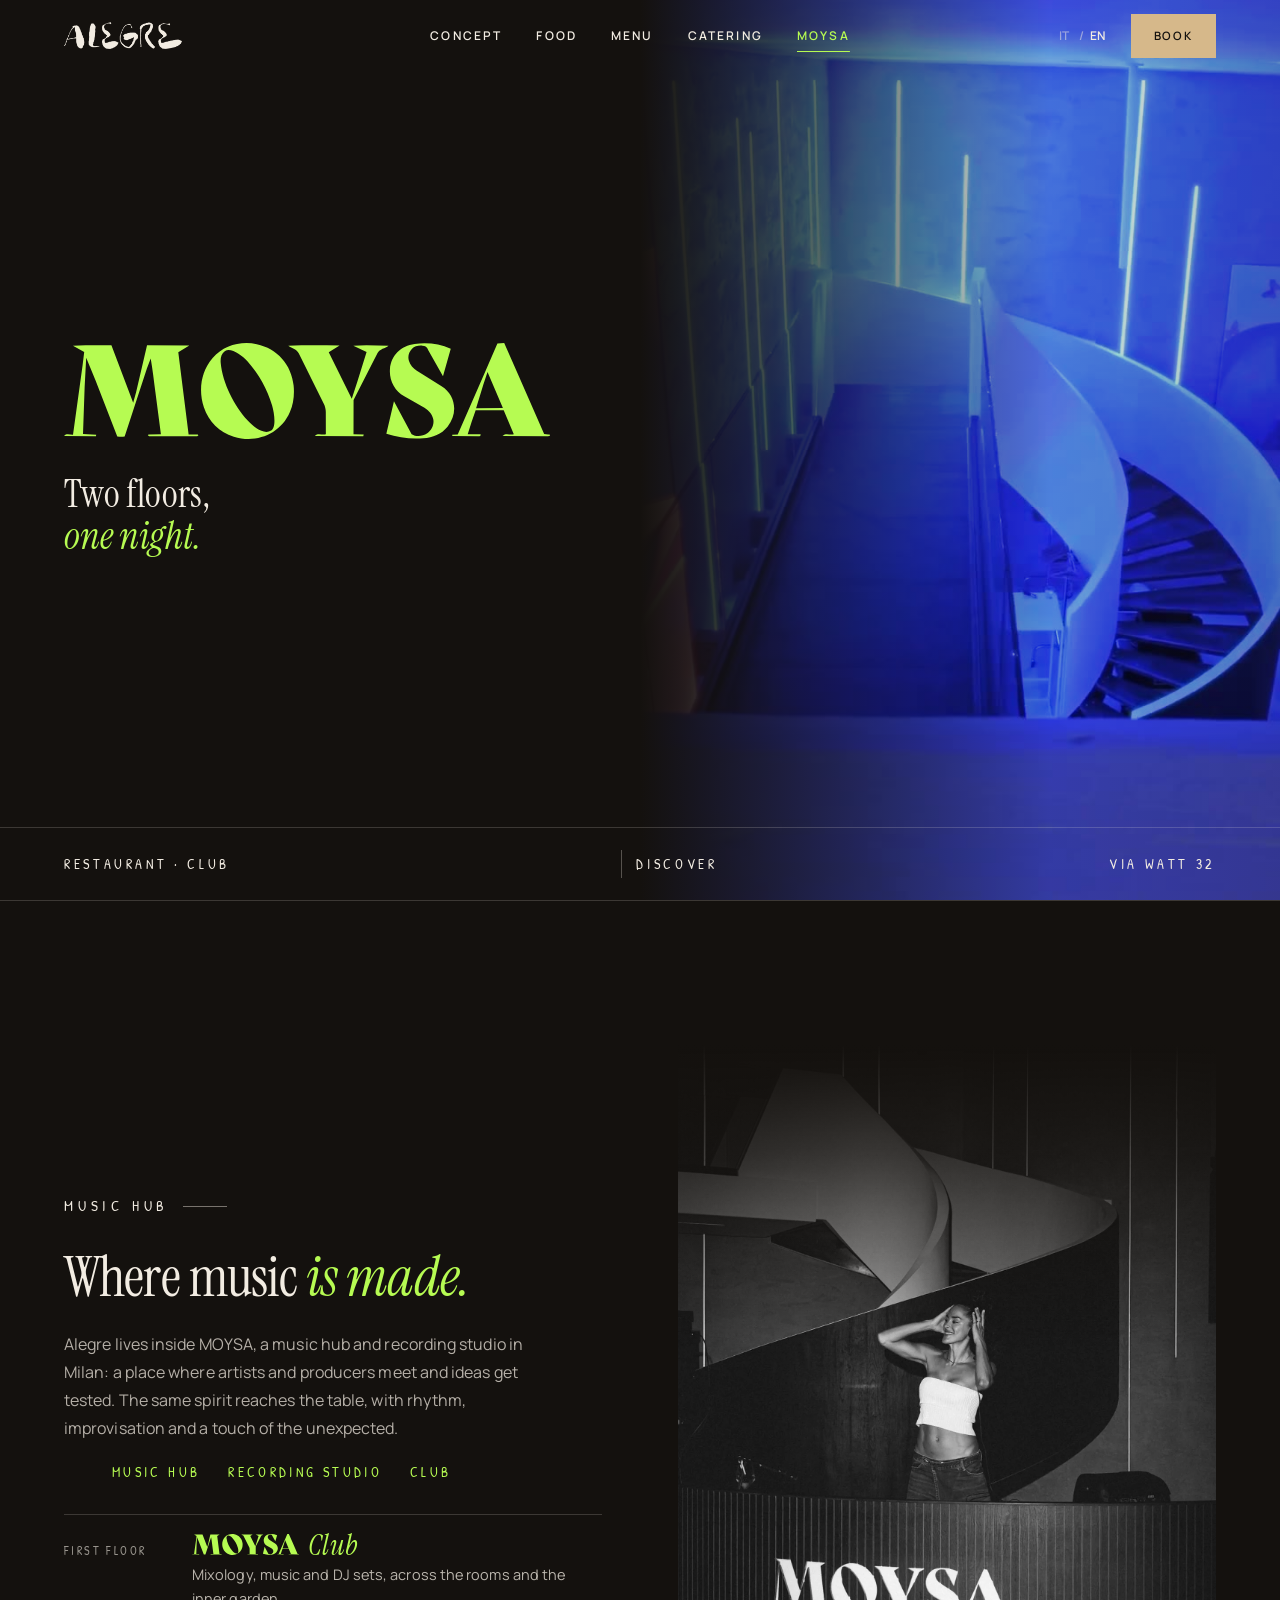
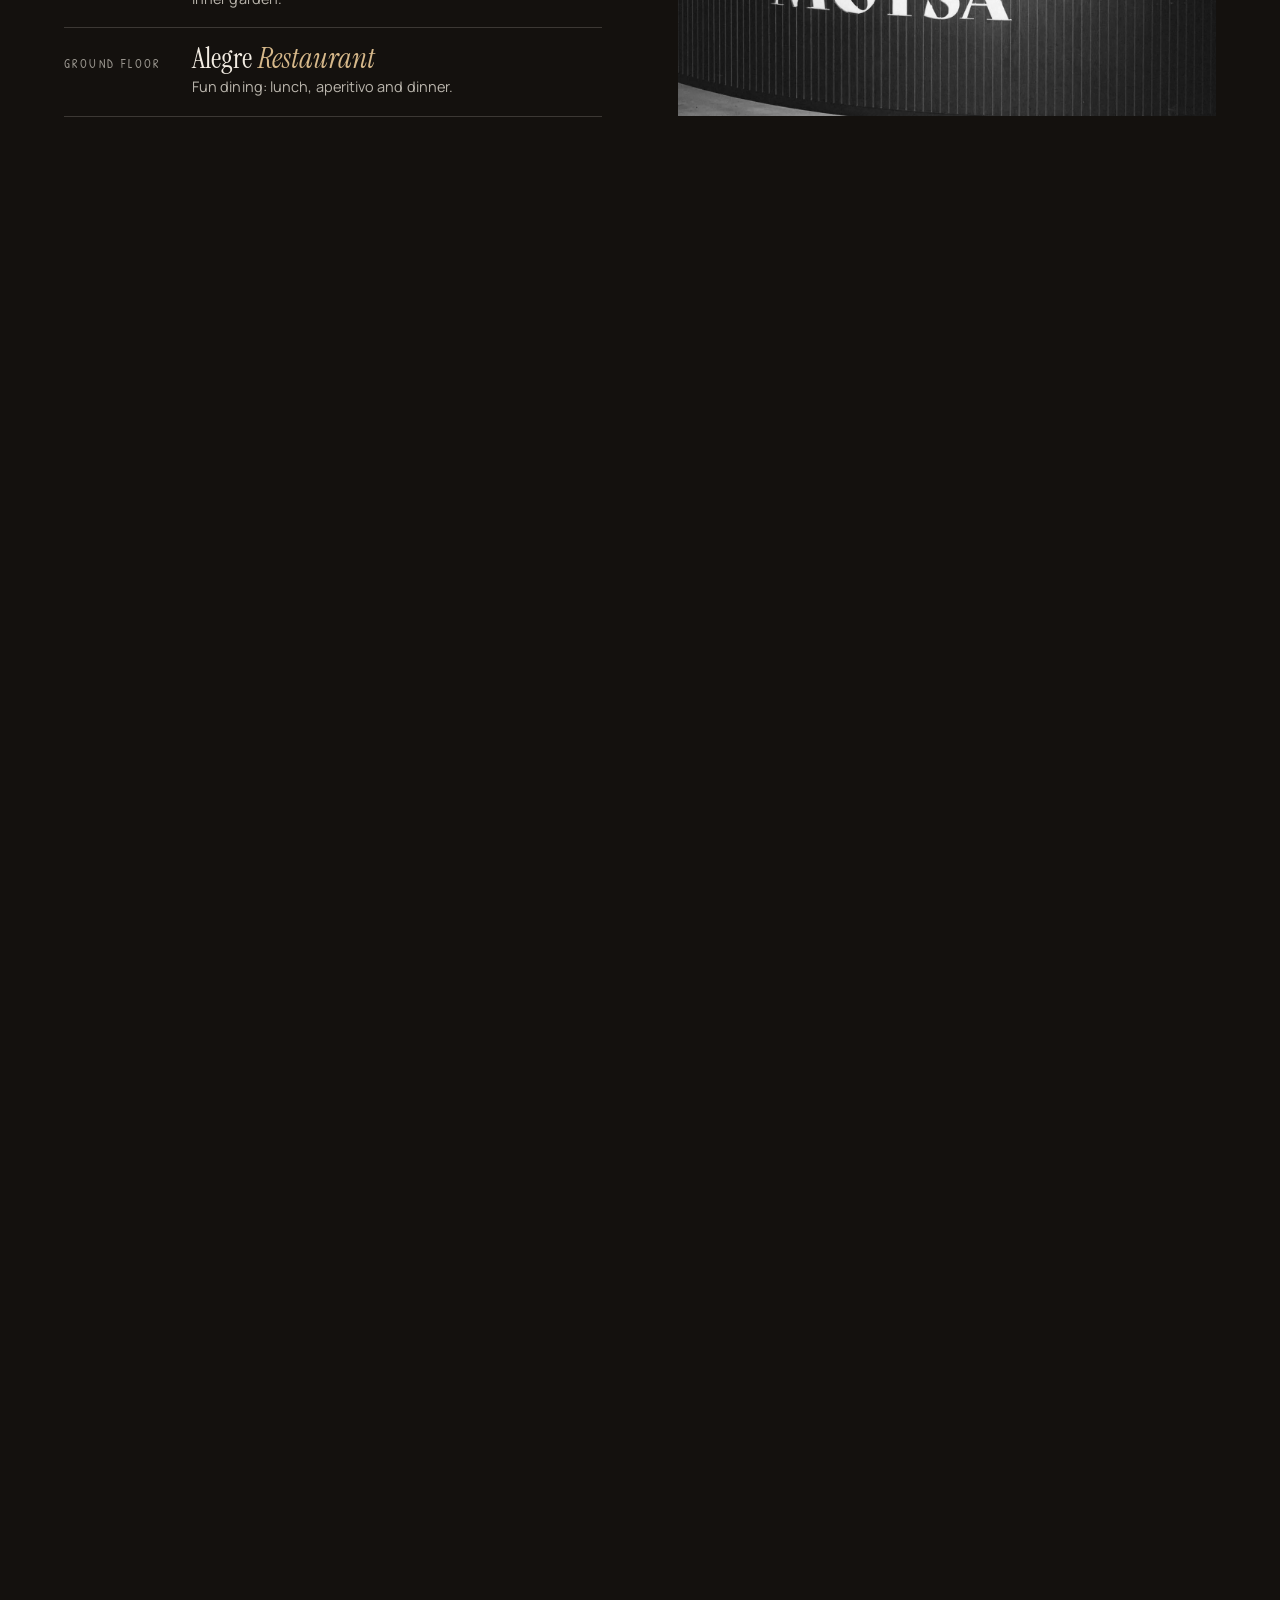
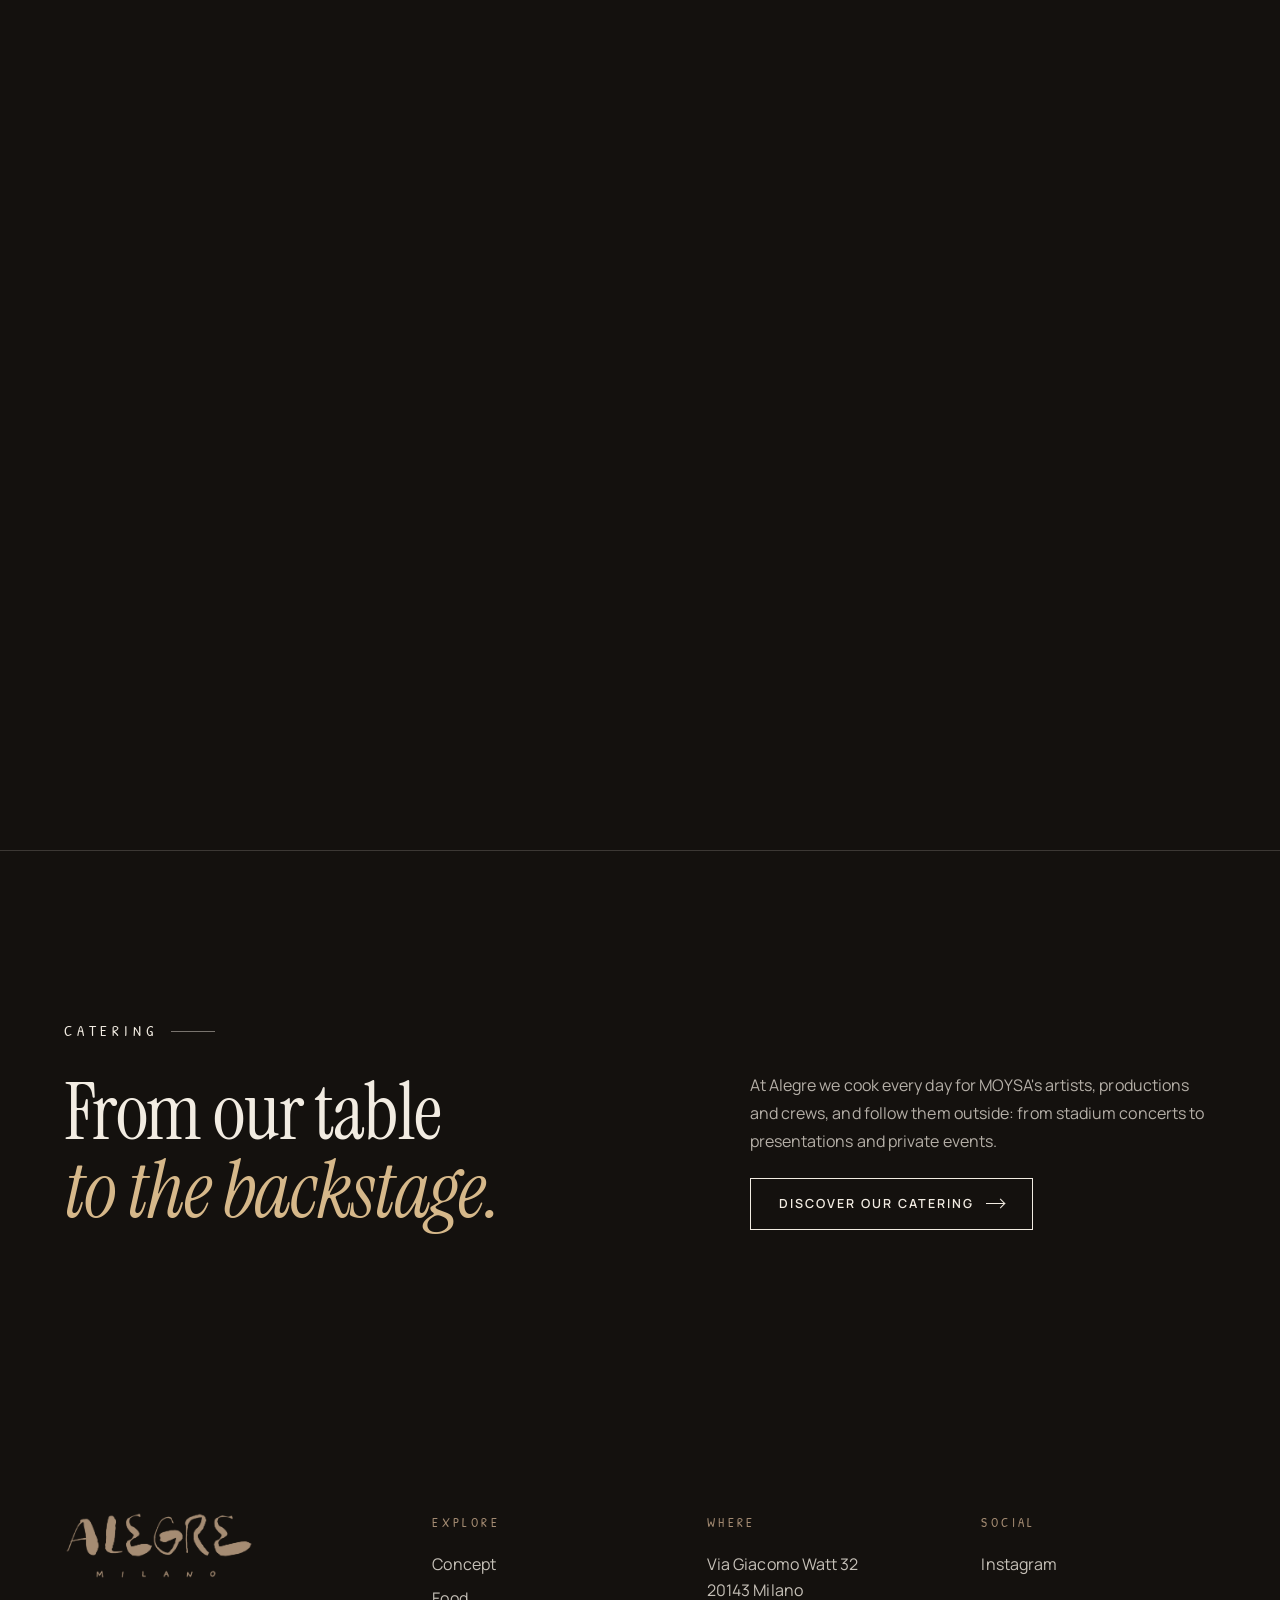
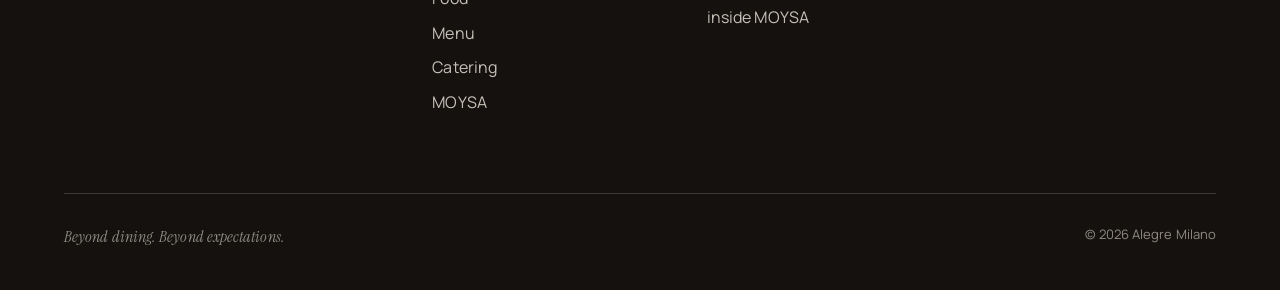
<file: moysa.html>
<!doctype html>
<html lang="it">
<head>
  <meta charset="utf-8">
  <meta name="viewport" content="width=device-width, initial-scale=1, viewport-fit=cover">
  <title>MOYSA — Alegre Milano</title>
  <meta name="description" content="MOYSA, al piano di sopra di Alegre: il club dove la serata continua dopo cena, dentro l'hub musicale e studio di registrazione di Milano. Via Giacomo Watt 32.">
  <meta name="theme-color" content="#14110e">
  <link rel="icon" href="data:image/svg+xml,%3Csvg xmlns='http://www.w3.org/2000/svg' viewBox='0 0 100 100'%3E%3Crect width='100' height='100' rx='22' fill='%232e3a70'/%3E%3Ctext x='50' y='70' font-family='Georgia' font-size='60' text-anchor='middle' fill='%23a58c73'%3EA%3C/text%3E%3C/svg%3E">

  <link rel="preconnect" href="https://fonts.googleapis.com">
  <link rel="preconnect" href="https://fonts.gstatic.com" crossorigin>
  <link href="https://fonts.googleapis.com/css2?family=Instrument+Serif:ital@0;1&family=Manrope:wght@400;500;600&family=Patrick+Hand+SC&display=swap" rel="stylesheet">
  <link rel="stylesheet" href="assets/css/style.css?v=86">
</head>
<body class="page-moysa theme-moysa">
  <a class="skip-link" href="#main" data-i18n="skip">Vai al contenuto</a>

  <header class="site-header">
    <div class="wrap">
      <a class="brand" href="index.html" aria-label="Alegre Milano, home"><span class="logo-mark"></span></a>
      <nav class="nav" aria-label="Principale">
        <a href="index.html?s=concept" data-i18n="nav.concept">Concept</a>
        <a href="cucina.html" data-i18n="nav.food">Cucina</a>
        <a href="menu.html" data-i18n="nav.menu">Menu</a>
        <a href="catering.html">Catering</a>
        <a href="moysa.html" aria-current="page">MOYSA</a>
      </nav>
      <div class="header-actions">
        <div class="lang-toggle" role="group" aria-label="Lingua / Language">
          <button type="button" data-lang="it" aria-pressed="true">IT</button>
          <button type="button" data-lang="en" aria-pressed="false">EN</button>
        </div>
        <a class="btn btn--solid" href="index.html#prenota" data-booking><span data-i18n="cta.book">Prenota</span></a>
        <button class="menu-toggle" type="button" aria-expanded="false" aria-controls="mobile-nav" aria-label="Apri il menu">
          <span></span><span></span>
        </button>
      </div>
    </div>
  </header>

  <nav class="mobile-nav" id="mobile-nav" aria-label="Menu mobile">
    <a href="index.html"><small>01</small><span>Home</span></a>
    <a href="index.html?s=concept"><small>02</small><span data-i18n="nav.concept">Concept</span></a>
    <a href="cucina.html"><small>03</small><span data-i18n="nav.food">Cucina</span></a>
    <a href="menu.html"><small>04</small><span data-i18n="nav.menu">Menu</span></a>
    <a href="catering.html"><small>05</small><span>Catering</span></a>
    <a href="moysa.html"><small>06</small><span>MOYSA</span></a>
    <a href="index.html#prenota"><small>07</small><span data-i18n="nav.contact">Contatti</span></a>
    <p class="mobile-meta">Via Giacomo Watt 32 · Milano</p>
  </nav>

  <div class="book-bar">
    <a class="btn btn--light" href="menu.html"><span data-i18n="nav.menu">Menu</span></a>
    <a class="btn btn--solid" href="index.html#prenota" data-booking><span data-i18n="cta.book">Prenota</span></a>
  </div>

  <main id="main">

    <!-- ================= APERTURA: logotipo MOYSA su video neon ================= -->
    <section class="my-hero on-dark" data-snap aria-labelledby="my-title">
      <video class="my-hero__video" autoplay muted loop playsinline preload="auto" poster="assets/video/moysa-neon-poster.jpg" aria-hidden="true">
        <source src="assets/video/moysa-neon.mp4?v=86" type="video/mp4">
      </video>
      <div class="wrap my-hero__inner">
        <h1 id="my-title" class="my-logo"><span class="moysa-mark" role="img" aria-label="MOYSA"></span></h1>
        <p class="my-hero__claim" data-i18n="my.claim">Due piani,<br><em>una sola serata.</em></p>
      </div>
      <div class="hero__foot"><div class="wrap"><span class="hide-sm" data-i18n="my.foot1">Ristorante · Club</span><a class="scroll" href="#musica"><i aria-hidden="true"></i><span data-i18n="hero.scroll">Scopri</span></a><span class="hide-sm">Via Watt 32</span></div></div>
    </section>

    <!-- ================= MUSIC HUB ================= -->
    <section class="section on-dark my-hub" id="musica" data-snap aria-labelledby="my-hub-title">
      <div class="wrap moysa-hero__grid">
        <div class="moysa__text reveal">
          <p class="label"><span data-i18n="my.hub.label">Music hub</span></p>
          <h2 class="title" id="my-hub-title" data-i18n="my.hub.title">Dove nasce <em>la musica.</em></h2>
          <p class="body" data-i18n="moysa.body">Alegre vive dentro MOYSA, hub musicale e studio di registrazione di Milano: un luogo dove si incontrano artisti e produttori e dove si sperimenta. Lo stesso spirito arriva in tavola, con ritmo, improvvisazione e un pizzico di imprevedibilità.</p>
          <div class="moysa__tags">
            <span><span class="eq" aria-hidden="true"><i></i><i></i><i></i><i></i></span>Music hub</span>
            <span data-i18n="moysa.tag2">Studio di registrazione</span>
            <span>Club</span>
          </div>
          <!-- I due piani, dentro la sezione -->
          <ol class="floors floors--compact" aria-label="I due piani">
            <li class="floor floor--up">
              <span class="floor__n" data-i18n="my.f1.n">Primo piano</span>
              <h3><span class="moysa-mark moysa-mark--inline" role="img" aria-label="MOYSA"></span> <em>Club</em></h3>
              <p data-i18n="my.f1">Mixology, musica e DJ set, tra le sale e il giardino interno.</p>
            </li>
            <li class="floor floor--down">
              <span class="floor__n" data-i18n="my.f0.n">Piano terra</span>
              <h3>Alegre <em data-i18n="my.f0.t">Ristorante</em></h3>
              <p data-i18n="my.f0">Il fun dining: pranzo, aperitivo e cena.</p>
            </li>
          </ol>
        </div>
        <figure class="moysa-photo img-reveal">
          <picture>
            <source srcset="assets/img/moysa-dj.webp" type="image/webp">
            <img src="assets/img/moysa-dj.jpg" alt="Una DJ con le cuffie dietro la consolle con la scritta MOYSA, davanti alla scala a spirale" width="1440" height="1800" loading="lazy">
          </picture>
        </figure>
      </div>
    </section>

    <!-- ================= DUE PIANI: scena video guidata dallo scroll ================= -->
    <section class="scene scene--reverse on-dark my-scene" id="due-piani" aria-labelledby="my-scene-title">
      <div class="scene__sticky">
        <div class="scene__media">
          <video muted playsinline loop preload="metadata" poster="assets/video/moysa-club-poster.jpg" aria-label="Video: il club MOYSA al piano di sopra, tra bancone, poltrone in velluto e giardino interno">
            <source src="assets/video/moysa-club.mp4" type="video/mp4">
          </video>
        </div>
        <span class="scene__divider" aria-hidden="true"></span>
        <div class="scene__text">
          <p class="label"><span data-i18n="my.scene.label">Al piano di sopra</span></p>
          <h2 class="title" id="my-scene-title" data-i18n="my.scene.title">Sotto si cena. <em>Sopra, la serata continua.</em></h2>
          <p class="body" data-i18n="my.scene.body">Al piano terra c'è Alegre. Al piano di sopra c'è il club di <span class="moysa-word">MOYSA</span>: un altro locale, un'altra atmosfera, senza dover cambiare indirizzo. Basta una rampa di scale per passare dal dessert al primo drink.</p>
          <button class="scene__sound" type="button" aria-pressed="false">
            <span class="eq" aria-hidden="true"><i></i><i></i><i></i><i></i></span>
            <span data-i18n="scene.soundOn">Attiva l'audio</span>
          </button>
        </div>
      </div>
    </section>

    <!-- ================= CATERING ================= -->
    <section class="section on-dark my-cat" aria-labelledby="moysa-links-title">
      <div class="wrap concept">
        <div class="reveal">
          <p class="label"><span data-i18n="home.cat.label">Catering</span></p>
          <h2 class="title" id="moysa-links-title" data-i18n="home.cat.title">Dal nostro tavolo <em>al backstage.</em></h2>
        </div>
        <div class="reveal" data-delay="1">
          <p class="body" data-i18n="home.cat.body">Ad Alegre cuciniamo ogni giorno per artisti, produzioni e crew di MOYSA, e li seguiamo fuori: dai concerti negli stadi alle presentazioni e agli eventi privati.</p>
          <a class="btn btn--light" href="catering.html"><span data-i18n="home.cat.cta">Scopri il catering</span><i class="arrow"></i></a>
        </div>
      </div>
    </section>
  </main>

  <footer class="site-footer">
    <div class="wrap">
      <div class="footer-grid">
        <div><span class="logo-full" aria-hidden="true"></span></div>
        <div>
          <h4 data-i18n="footer.explore">Esplora</h4>
          <ul>
            <li><a href="index.html?s=concept" data-i18n="nav.concept">Concept</a></li>
            <li><a href="cucina.html" data-i18n="nav.food">Cucina</a></li>
            <li><a href="menu.html" data-i18n="nav.menu">Menu</a></li>
            <li><a href="catering.html">Catering</a></li>
            <li><a href="moysa.html">MOYSA</a></li>
          </ul>
        </div>
        <div>
          <h4 data-i18n="info.where">Dove</h4>
          <address>Via Giacomo Watt 32<br>20143 Milano<br><span data-i18n="footer.inside">dentro MOYSA</span></address>
        </div>
        <div>
          <h4>Social</h4>
          <ul>
            <li><a href="https://www.instagram.com/alegre.milano/" target="_blank" rel="noopener">Instagram</a></li>
          </ul>
        </div>
      </div>
      <div class="footer-bottom">
        <em>Beyond dining. Beyond expectations.</em>
        <span>© <span data-year>2026</span> Alegre Milano</span>
      </div>
    </div>
  </footer>

  <script src="assets/js/main.js?v=86"></script>
</body>
</html>
</file>
<file: assets/css/style.css>
/* =========================================================
   ALEGRE MILANO — Fun Dining · Via Watt 32
   Direzione: lusso caldo e sobrio, con un tratto giocoso
   (il pennello del logo, la scrittura a mano della carta).
   ========================================================= */

:root {
  /* Palette: SEI colori, presi da logo e spazi. Tutto il sito usa solo questi
     (più le loro trasparenze). */
  --night: #14110e;        /* nero legno */
  --ivory: #f2ece2;        /* avorio */
  --white: #ffffff;        /* bianco */
  --sand: #a58c73;         /* sabbia, colore del logo */
  --wheat: #d6b88a;        /* grano */
  --navy: #2e3a70;         /* blu notte, colore del logo */

  /* Vecchi nomi, ora alias dei sei colori */
  --espresso: var(--night);
  --paper: var(--ivory);
  --navy-deep: var(--navy);
  --velvet: var(--night);
  --copper: var(--sand);
  --olive: var(--navy);

  --ink: var(--night);
  --muted: rgba(20, 17, 14, .62);
  --line: rgba(20, 17, 14, .14);
  --line-light: rgba(242, 236, 226, .18);

  /* Serif dei titoli: Instrument Serif. Alternative provate, da cambiare qui e nel link Google Fonts delle pagine:
     Cormorant   -> family=Cormorant:ital,wght@0,400;0,500;0,600;1,400;1,500
     Bodoni Moda -> family=Bodoni+Moda:ital,opsz,wght@0,6..96,400..700;1,6..96,400..700 */
  --serif: "Instrument Serif", Georgia, serif;
  --sans: "Manrope", system-ui, -apple-system, "Segoe UI", sans-serif;
  --hand: "Patrick Hand SC", "Patrick Hand", "Comic Neue", cursive;

  --gutter: clamp(20px, 5vw, 80px);
  --max: 1360px;
  --ease: cubic-bezier(.22, .61, .36, 1);
  --ease-out: cubic-bezier(.16, 1, .3, 1);

  --logo: url("../img/logo-alegre.png");
  --wordmark: url("../img/logo-wordmark.png");
}

*, *::before, *::after { box-sizing: border-box; }

html { scroll-behavior: smooth; -webkit-text-size-adjust: 100%; overflow-x: clip; }

body {
  margin: 0;
  background: var(--ivory);
  color: var(--ink);
  font-family: var(--sans);
  font-size: 16px;
  font-weight: 400;
  line-height: 1.65;
  letter-spacing: .005em;
  -webkit-font-smoothing: antialiased;
  overflow-x: clip;
}

img { display: block; max-width: 100%; height: auto; }
a { color: inherit; }
button { font: inherit; color: inherit; }
::selection { background: var(--wheat); color: var(--night); }
:focus-visible { outline: 1.5px solid currentColor; outline-offset: 4px; }

.skip-link {
  position: absolute; left: 16px; top: -60px; z-index: 300;
  background: var(--night); color: var(--ivory); padding: 10px 16px; text-decoration: none;
}
.skip-link:focus { top: 16px; }

.wrap { width: 100%; max-width: var(--max); margin: 0 auto; padding: 0 var(--gutter); }

/* ---------- Logo (maschera: prende il colore del testo) ---------- */

.logo-mark, .logo-full {
  display: block;
  background: currentColor;
  -webkit-mask: var(--wordmark) center / contain no-repeat;
  mask: var(--wordmark) center / contain no-repeat;
  aspect-ratio: 881 / 202;
}
.logo-full {
  -webkit-mask-image: var(--logo);
  mask-image: var(--logo);
  aspect-ratio: 897 / 319;
}

/* ---------- Tipografia ---------- */

.label {
  font-family: var(--hand);
  font-size: 15px;
  letter-spacing: .32em;
  text-transform: uppercase;
  line-height: 1.2;
  margin: 0 0 34px;
  display: inline-flex; align-items: center; gap: 14px;
}
.label .n { letter-spacing: .1em; opacity: .55; }
.label::after {
  content: ""; width: 44px; height: 1px; background: currentColor; opacity: .45;
}

.title {
  font-family: var(--serif);
  font-weight: 400;
  font-size: clamp(42px, 6.2vw, 96px);
  line-height: .98;
  letter-spacing: -.015em;
  margin: 0 0 .6em;
}
.title em { font-style: italic; color: var(--sand); }
.on-dark .title em { color: var(--wheat); }

.lede {
  font-family: var(--serif);
  font-size: clamp(22px, 2vw, 30px);
  line-height: 1.3;
  margin: 0 0 1em;
  max-width: 30ch;
}

.body { max-width: 46ch; color: var(--muted); line-height: 1.75; }
.on-dark .body { color: rgba(242, 236, 226, .72); }
p { margin: 0 0 1.45em; }

/* Sottolineatura a pennello */
.brush { position: relative; white-space: nowrap; z-index: 0; }
.brush::after {
  content: ""; position: absolute; left: -2%; right: -2%; bottom: .04em; height: .3em; z-index: -1;
  background: var(--wheat); opacity: .6;
  -webkit-mask: url("data:image/svg+xml,%3Csvg xmlns='http://www.w3.org/2000/svg' viewBox='0 0 200 20' preserveAspectRatio='none'%3E%3Cpath d='M2 12 C40 4 90 16 130 8 S185 6 198 10 L196 16 C150 18 110 14 70 18 S20 18 4 17 Z' fill='black'/%3E%3C/svg%3E") center / 100% 100% no-repeat;
  mask: url("data:image/svg+xml,%3Csvg xmlns='http://www.w3.org/2000/svg' viewBox='0 0 200 20' preserveAspectRatio='none'%3E%3Cpath d='M2 12 C40 4 90 16 130 8 S185 6 198 10 L196 16 C150 18 110 14 70 18 S20 18 4 17 Z' fill='black'/%3E%3C/svg%3E") center / 100% 100% no-repeat;
  transform: scaleX(0); transform-origin: left;
  transition: transform 1.1s var(--ease-out) .5s;
}
.is-in .brush::after { transform: scaleX(1); }

/* ---------- Bottoni ---------- */

.btn {
  display: inline-flex; align-items: center; justify-content: center; gap: 12px;
  height: 52px; padding: 0 28px;
  border: 1px solid currentColor;
  background: transparent;
  font-family: var(--sans); font-size: 12.5px; font-weight: 600;
  letter-spacing: .16em; text-transform: uppercase;
  text-decoration: none; cursor: pointer;
  position: relative; overflow: hidden; isolation: isolate;
  white-space: nowrap;
}
.btn::before {
  content: ""; position: absolute; inset: 0; z-index: -1;
  background: currentColor;
  transform: translateY(101%);
  transition: transform .5s var(--ease);
}
.btn span { position: relative; transition: color .5s var(--ease); }
.btn:hover::before { transform: none; }
.btn--light { color: var(--ivory); }
.btn--light:hover span { color: var(--night); }
.btn--dark { color: var(--night); }
.btn--dark:hover span { color: var(--ivory); }
.btn--solid { background: var(--wheat); border-color: var(--wheat); color: var(--night); }
.btn--solid::before { background: var(--ivory); }
.btn .arrow { width: 18px; height: 1px; background: currentColor; position: relative; transition: width .4s var(--ease); }
.btn .arrow::after { content: ""; position: absolute; right: 0; top: -3px; width: 7px; height: 7px; border-top: 1px solid currentColor; border-right: 1px solid currentColor; transform: rotate(45deg); }
.btn:hover .arrow { width: 26px; }

.link {
  display: inline-flex; align-items: center; gap: 12px;
  font-size: 12.5px; font-weight: 600; letter-spacing: .16em; text-transform: uppercase;
  text-decoration: none; padding-bottom: 6px;
  background: linear-gradient(currentColor, currentColor) left bottom / 100% 1px no-repeat;
  transition: background-size .5s var(--ease);
}
.link:hover { background-size: 30% 1px; }

/* ---------- Header ---------- */

.site-header {
  position: fixed; inset: 0 0 auto; z-index: 100;
  color: var(--ivory);
  transition: background .5s var(--ease), color .5s var(--ease), border-color .5s;
  border-bottom: 1px solid transparent;
}
.site-header .wrap { display: flex; align-items: center; height: 84px; gap: 32px; transition: height .5s var(--ease); }
.site-header.is-scrolled {
  background: rgba(242, 236, 226, .92);
  -webkit-backdrop-filter: blur(16px); backdrop-filter: blur(16px);
  color: var(--night);
  border-bottom-color: var(--line);
}
.site-header.is-scrolled .wrap { height: 68px; }
.site-header.is-scrolled .btn--solid { background: var(--night); border-color: var(--night); color: var(--ivory); }
.site-header.is-scrolled .btn--solid::before { background: var(--navy); }
.site-header.is-scrolled .btn--solid:hover span { color: var(--ivory); }

.brand { width: 118px; color: inherit; flex: none; }
.brand .logo-mark { width: 100%; }

.nav { display: flex; gap: 34px; margin: 0 auto; }
.nav a {
  font-size: 12px; font-weight: 600; letter-spacing: .18em; text-transform: uppercase;
  text-decoration: none; padding: 6px 0;
  background: linear-gradient(currentColor, currentColor) center bottom / 0 1px no-repeat;
  transition: background-size .4s var(--ease);
}
.nav a:hover, .nav a[aria-current="page"] { background-size: 100% 1px; }

.header-actions { display: flex; align-items: center; gap: 22px; }
.header-actions .btn { height: 44px; padding: 0 22px; font-size: 11.5px; }

.lang-toggle { display: inline-flex; gap: 2px; font-size: 12px; font-weight: 600; letter-spacing: .14em; }
.lang-toggle button { border: 0; background: none; padding: 6px 4px; cursor: pointer; opacity: .5; transition: opacity .3s; }
.lang-toggle button + button::before { content: "/"; margin-right: 6px; opacity: .5; }
.lang-toggle button[aria-pressed="true"] { opacity: 1; }

.menu-toggle {
  display: none; width: 44px; height: 44px; border: 0; background: none; cursor: pointer; position: relative;
}
.menu-toggle span { position: absolute; left: 10px; right: 10px; height: 1px; background: currentColor; transition: transform .4s var(--ease), top .4s var(--ease); }
.menu-toggle span:nth-child(1) { top: 18px; }
.menu-toggle span:nth-child(2) { top: 26px; }
.menu-open .menu-toggle span:nth-child(1) { top: 22px; transform: rotate(45deg); }
.menu-open .menu-toggle span:nth-child(2) { top: 22px; transform: rotate(-45deg); }
.menu-open .site-header { color: var(--ivory); background: transparent; border-bottom-color: transparent; -webkit-backdrop-filter: none; backdrop-filter: none; }

.mobile-nav {
  position: fixed; inset: 0; z-index: 90;
  background: var(--navy-deep); color: var(--ivory);
  display: flex; flex-direction: column; justify-content: center;
  padding: 100px var(--gutter) 140px;
  opacity: 0; visibility: hidden;
  transition: opacity .5s var(--ease), visibility .5s;
}
.menu-open .mobile-nav { opacity: 1; visibility: visible; }
.mobile-nav a {
  font-family: var(--serif); font-size: clamp(40px, 11vw, 64px); line-height: 1.15;
  text-decoration: none; display: flex; align-items: baseline; gap: 18px;
  transform: translateY(20px); opacity: 0;
  transition: transform .6s var(--ease-out), opacity .6s;
}
.mobile-nav a small { font-family: var(--hand); font-size: 14px; letter-spacing: .2em; color: var(--wheat); }
.menu-open .mobile-nav a { transform: none; opacity: 1; }
.menu-open .mobile-nav a:nth-child(2) { transition-delay: .05s; }
.menu-open .mobile-nav a:nth-child(3) { transition-delay: .1s; }
.menu-open .mobile-nav a:nth-child(4) { transition-delay: .15s; }
.menu-open .mobile-nav a:nth-child(5) { transition-delay: .2s; }
.menu-open .mobile-nav a:nth-child(6) { transition-delay: .25s; }
.mobile-nav .mobile-meta { margin-top: 40px; font-family: var(--hand); letter-spacing: .24em; font-size: 14px; color: var(--sand); }

.book-bar {
  display: none;
  position: fixed; left: 0; right: 0; bottom: 0; z-index: 95;
  background: var(--night); color: var(--ivory);
  padding: 10px 12px calc(10px + env(safe-area-inset-bottom));
  gap: 10px;
  transform: translateY(100%); transition: transform .5s var(--ease);
}
.book-bar.is-visible { transform: none; }
.book-bar .btn { flex: 1; height: 48px; padding: 0 12px; }

/* ---------- Reveal ---------- */

.reveal { opacity: 0; transform: translateY(28px); transition: opacity 1.2s var(--ease-out), transform 1.2s var(--ease-out); }
.reveal.is-in { opacity: 1; transform: none; }
.reveal[data-delay="1"] { transition-delay: .12s; }
.reveal[data-delay="2"] { transition-delay: .24s; }
.reveal[data-delay="3"] { transition-delay: .36s; }

.img-reveal { overflow: hidden; position: relative; }
.img-reveal img { transform: scale(1.12); transition: transform 2.2s var(--ease-out); }
.img-reveal::after {
  content: ""; position: absolute; inset: 0; background: var(--reveal-bg, var(--ivory));
  transform-origin: top; transition: transform 1.3s var(--ease-out);
}
.img-reveal.is-in img { transform: scale(1); }
.img-reveal.is-in::after { transform: scaleY(0); }

/* =========================================================
   HERO
   ========================================================= */

.hero {
  position: relative; min-height: 100svh;
  display: grid; place-items: center;
  color: var(--ivory); background: var(--night);
  overflow: hidden; isolation: isolate;
  text-align: center;
}
.hero__media { position: absolute; inset: 0; z-index: -2; }
.hero__media img {
  width: 100%; height: 100%; object-fit: cover; object-position: 50% 40%;
  transform: scale(1.08); animation: heroZoom 14s var(--ease-out) forwards;
}
@keyframes heroZoom { to { transform: scale(1); } }
.hero::before {
  content: ""; position: absolute; inset: 0; z-index: -1;
  background:
    radial-gradient(ellipse 60% 50% at 50% 48%, rgba(20,17,14,.25), rgba(20,17,14,.6) 100%),
    linear-gradient(180deg, rgba(20,17,14,.6) 0%, rgba(20,17,14,.15) 30%, rgba(20,17,14,.3) 65%, rgba(20,17,14,.88) 100%);
}
/* Luce calda che segue il cursore */
.hero__glow {
  position: absolute; inset: 0; z-index: -1; pointer-events: none;
  background: radial-gradient(circle 360px at var(--gx, 50%) var(--gy, 45%), rgba(214, 184, 138, .35), transparent 70%);
  mix-blend-mode: soft-light;
}

.hero__inner { padding: 120px var(--gutter) 160px; width: 100%; }
.hero__logo {
  width: min(640px, 80vw); margin: 0 auto;
  color: var(--ivory);
  clip-path: inset(0 100% 0 0);
  animation: brushIn 2.2s var(--ease-out) .3s forwards;
}
@keyframes brushIn { to { clip-path: inset(0 0 0 0); } }
.hero__claim {
  font-family: var(--serif); font-style: italic;
  font-size: clamp(22px, 2.4vw, 34px); line-height: 1.2;
  margin: 44px auto 40px; max-width: 24ch;
  opacity: 0; animation: fadeUp 1.4s var(--ease-out) 1.4s forwards;
}
.hero__ctas {
  display: flex; gap: 14px; justify-content: center; flex-wrap: wrap;
  opacity: 0; animation: fadeUp 1.4s var(--ease-out) 1.7s forwards;
}
@keyframes fadeUp { from { opacity: 0; transform: translateY(16px); } to { opacity: 1; transform: none; } }

.hero__foot {
  position: absolute; left: 0; right: 0; bottom: 0;
  border-top: 1px solid var(--line-light);
}
.hero__foot .wrap {
  display: flex; justify-content: space-between; align-items: center; height: 72px;
  font-family: var(--hand); font-size: 14px; letter-spacing: .26em; text-transform: uppercase;
}
.hero__foot .scroll { display: inline-flex; align-items: center; gap: 14px; text-decoration: none; }
.hero__foot .scroll i { width: 1px; height: 28px; background: rgba(242,236,226,.3); position: relative; overflow: hidden; display: inline-block; }
.hero__foot .scroll i::after { content: ""; position: absolute; left: 0; top: -100%; width: 1px; height: 100%; background: var(--wheat); animation: drip 2.2s var(--ease) infinite; }
@keyframes drip { to { top: 100%; } }

/* =========================================================
   SEZIONI
   ========================================================= */

.section { padding: clamp(96px, 13vw, 200px) 0; position: relative; }
.on-dark { color: var(--ivory); }
.bg-night { background: var(--night); }
.bg-navy { background: var(--navy); }
.bg-paper { background: var(--paper); }

/* ---------- Concept ---------- */

.concept { display: grid; grid-template-columns: 1.25fr 1fr; gap: clamp(48px, 8vw, 140px); align-items: end; }
.concept .title { margin-bottom: 0; }

.rotator { display: inline-grid; vertical-align: bottom; }
.rotator span {
  grid-area: 1 / 1; font-family: var(--serif); font-style: italic; color: var(--sand);
  opacity: 0; transform: translateY(.4em); transition: opacity .7s var(--ease), transform .7s var(--ease);
}
.rotator span.is-on { opacity: 1; transform: none; }
.fun-line { font-family: var(--serif); font-size: clamp(26px, 2.4vw, 36px); line-height: 1.2; margin: 0 0 28px; }

.pillars {
  display: grid; grid-template-columns: repeat(4, 1fr);
  margin-top: clamp(80px, 10vw, 150px);
  border-top: 1px solid var(--line);
}
.pillar { padding: 34px 28px 10px 0; border-right: 1px solid var(--line); }
.pillar + .pillar { padding-left: 28px; }
.pillar:last-child { border-right: 0; }
.pillar .label { margin-bottom: 18px; font-size: 13px; color: var(--sand); }
.pillar .label::after { display: none; }
.pillar h3 { font-family: var(--serif); font-weight: 400; font-size: 30px; line-height: 1.1; margin: 0 0 12px; }
.pillar p { font-size: 15px; color: var(--muted); margin: 0; }

/* ---------- Scena video guidata dallo scroll ---------- */
/* JS imposta --split (0→1), --text e --video (opacità 0→1→0) */

.scene {
  --split: 0; --text: 0; --video: 0;
  position: relative; height: 250vh;
  background: var(--night);
}
.scene__sticky {
  /* Colonna video: almeno la larghezza di un 9:16 alto quanto lo schermo e almeno il 38%
     della larghezza, al massimo il 46%. Taglio sopra/sotto minimo. L'header si nasconde
     mentre la scena è attiva, così il video usa tutta l'altezza. */
  --mw: min(max(calc(100svh * 9 / 16), 38vw), 46vw);
  position: sticky; top: 0; height: 100vh; height: 100dvh; /* dvh: segue la barra del browser che compare/scompare (tablet, telefoni) */
  display: grid; grid-template-columns: 1fr var(--mw);
  grid-template-rows: minmax(0, 1fr); /* la riga non si allunga mai sulle dimensioni del video */
  overflow: hidden;
}
.scene__text {
  align-self: center;
  padding: 0 clamp(36px, 6vw, 120px) 0 max(var(--gutter), calc((100vw - var(--max)) / 2 + var(--gutter)));
  opacity: var(--text);
  transform: translateY(calc((1 - var(--text)) * 30px));
  will-change: opacity, transform;
}
.scene__text .label { margin-bottom: 36px; }
.scene__text .title { font-size: clamp(42px, 4.8vw, 88px); max-width: 15ch; margin-bottom: .7em; }
.scene__text .body { max-width: 44ch; font-size: 17px; line-height: 1.8; margin-bottom: 1.5em; }
.scene__text .space__no { margin-bottom: 14px; }
.scene__text .note { margin-top: 30px; }

.scene__divider {
  position: absolute; right: var(--mw); top: 0; bottom: 0; width: 1px;
  background: var(--wheat); opacity: .55;
  transform-origin: top; transform: scaleY(var(--split));
}

.scene__media {
  position: relative; overflow: hidden; min-height: 0; height: 100%;
  opacity: var(--video);
  will-change: opacity;
  clip-path: inset(calc((1 - var(--split)) * 50%) 0 calc((1 - var(--split)) * 50%) 0);
}
/* REGOLA: quando un video va tagliato, il taglio è sempre uguale sopra e sotto (e a destra e
   sinistra): il centro del video resta al centro. Video ancorato ai 4 bordi del riquadro,
   object-position e transform-origin al 50% / 50%. */
.scene__media video {
  position: absolute; inset: 0;
  width: 100%; height: 100%; object-fit: cover; object-position: 50% 50%; display: block;
  transform-origin: 50% 50%;
  transform: scale(calc(1.06 - var(--video) * .06));
  will-change: transform;
}

/* Variante invertita: video a sinistra, testo a destra */
.scene--reverse .scene__sticky { grid-template-columns: var(--mw) 1fr; }
.scene--reverse .scene__divider { right: auto; left: var(--mw); }
.scene--reverse .scene__text {
  padding: 0 max(var(--gutter), calc((100vw - var(--max)) / 2 + var(--gutter))) 0 clamp(36px, 6vw, 120px);
}

/* L'header scivola via durante le scene */
.site-header { transition: transform .5s var(--ease), background .5s var(--ease), color .5s var(--ease), border-color .5s; }
.site-header.is-hidden { transform: translateY(-100%); }

/* Più aria fra i blocchi di testo */
.spaces-head { margin-bottom: clamp(70px, 9vw, 130px); }
#spazi { padding-top: clamp(90px, 12vw, 180px); }
#spazi .scene { margin-bottom: clamp(90px, 12vw, 180px); }
#spazi .scene:last-child { margin-bottom: 0; }
.scene__text .todo-line { margin: 18px 0 0; }

.scene__sound {
  margin-top: 18px;
  display: inline-flex; align-items: center; gap: 12px;
  background: none; border: 0; padding: 8px 0; cursor: pointer;
  font-family: var(--hand); font-size: 14px; letter-spacing: .24em; text-transform: uppercase;
  color: var(--wheat);
}
.scene__sound[aria-pressed="false"] .eq i { animation-play-state: paused; height: 30%; }

/* ---------- Spazi ---------- */

.spaces-head { display: flex; justify-content: space-between; align-items: end; gap: 40px; flex-wrap: wrap; margin-bottom: clamp(60px, 8vw, 120px); }
.spaces-head .title { margin: 0; }
.spaces-head .body { margin: 0; }

.space {
  display: grid; grid-template-columns: repeat(12, 1fr); gap: 0 24px; align-items: center;
  margin-bottom: clamp(80px, 11vw, 170px);
}
.space:last-child { margin-bottom: 0; }
.space__media { grid-column: 1 / 8; aspect-ratio: 4 / 5; --reveal-bg: var(--night); }
.space__media img { width: 100%; height: 100%; object-fit: cover; }
.space__text { grid-column: 9 / 13; }
.space--flip .space__media { grid-column: 6 / 13; grid-row: 1; }
.space--flip .space__text { grid-column: 1 / 5; grid-row: 1; }
.space__no { font-family: var(--serif); font-style: italic; font-size: 22px; color: var(--wheat); display: block; margin-bottom: 18px; }
.space h3 { font-family: var(--serif); font-weight: 400; font-size: clamp(44px, 5vw, 76px); line-height: 1; margin: 0 0 24px; }
.space .note, .scene .note { font-family: var(--hand); letter-spacing: .2em; text-transform: uppercase; font-size: 13px; color: var(--wheat); margin-top: 26px; display: flex; gap: 12px; align-items: center; }
.space .note svg, .scene .note svg { width: 38px; height: 22px; flex: none; stroke: currentColor; fill: none; stroke-width: 1.3; stroke-linecap: round; }

/* ---------- Food ---------- */

.food-grid { display: grid; grid-template-columns: 1fr 1.35fr; gap: clamp(48px, 8vw, 140px); align-items: start; }
.food-grid .sticky { position: sticky; top: 130px; }
.dish-list { list-style: none; margin: 0; padding: 0; border-top: 1px solid var(--line-light); counter-reset: dish; }
.dish-row {
  display: grid; grid-template-columns: 48px 1fr auto; gap: 6px 20px; align-items: baseline;
  padding: 30px 0; border-bottom: 1px solid var(--line-light);
  transition: padding .6s var(--ease);
}
.dish-row::before {
  counter-increment: dish; content: counter(dish, decimal-leading-zero);
  font-family: var(--hand); letter-spacing: .14em; font-size: 14px; color: var(--wheat);
}
.dish-row h3 { font-family: var(--serif); font-weight: 400; font-size: clamp(30px, 3.2vw, 46px); line-height: 1.05; margin: 0; transition: color .4s; }
.dish-row .cat { font-family: var(--hand); font-size: 13px; letter-spacing: .2em; text-transform: uppercase; color: rgba(242,236,226,.5); white-space: nowrap; }
.dish-row p { grid-column: 2 / 4; margin: 0; color: rgba(242,236,226,.7); font-size: 15px; max-height: 0; opacity: 0; overflow: hidden; transition: max-height .6s var(--ease), opacity .6s var(--ease), margin .6s var(--ease); }
.dish-row:hover, .dish-row:focus-within { padding-left: 14px; }
.dish-row:hover h3 { font-style: italic; color: var(--wheat); }
.dish-row:hover p, .dish-row:focus-within p { max-height: 120px; opacity: 1; margin-top: 10px; }
@media (hover: none) { .dish-row p { max-height: none; opacity: 1; margin-top: 10px; } }

.food-note { margin-top: 44px; display: flex; gap: 30px; align-items: center; flex-wrap: wrap; }

/* ---------- Chef ---------- */

.chef { display: grid; grid-template-columns: 5fr 7fr; gap: clamp(48px, 8vw, 140px); align-items: center; }
.chef__portrait {
  aspect-ratio: 4 / 5; background: var(--night); position: relative; overflow: hidden;
  --reveal-bg: var(--paper);
}
.chef__portrait picture, .chef__portrait img {
  position: absolute; inset: 0; width: 100%; height: 100%;
  object-fit: cover; object-position: 50% 50%;
}
.quote {
  font-family: var(--serif); font-style: italic; font-size: clamp(28px, 3vw, 44px); line-height: 1.15;
  margin: 0 0 32px; position: relative; padding-top: 56px;
}
.quote::before { content: "“"; position: absolute; top: -18px; left: -4px; font-size: 120px; line-height: 1; color: var(--sand); font-style: normal; }
.signature { font-family: var(--hand); font-size: 18px; letter-spacing: .24em; text-transform: uppercase; margin-top: 30px; }
.signature small { display: block; font-size: 13px; color: var(--muted); letter-spacing: .2em; }

/* ---------- MOYSA ---------- */

.moysa {
  position: relative; min-height: 92vh; display: flex; align-items: flex-end;
  color: var(--ivory); background: var(--velvet); overflow: hidden; isolation: isolate;
}
.moysa__bg { position: absolute; inset: -10% 0 0; z-index: -2; }
.moysa__bg img { width: 100%; height: 100%; object-fit: cover; object-position: 50% 30%; will-change: transform; }
.moysa::before {
  content: ""; position: absolute; inset: 0; z-index: -1;
  background: linear-gradient(90deg, rgba(20,17,14,.92) 0%, rgba(20,17,14,.62) 45%, rgba(20,17,14,.25) 100%), linear-gradient(0deg, rgba(20,17,14,.7), transparent 50%);
}
.moysa .wrap { padding-top: 160px; padding-bottom: clamp(70px, 9vw, 130px); }
.moysa__text { max-width: 640px; }
.moysa__tags { display: flex; gap: 28px; flex-wrap: wrap; margin-top: 34px; font-family: var(--hand); font-size: 14px; letter-spacing: .24em; text-transform: uppercase; color: var(--wheat); }
.moysa__tags span { display: inline-flex; align-items: center; gap: 10px; }

.eq { display: inline-flex; gap: 3px; align-items: flex-end; height: 14px; }
.eq i { width: 2px; background: var(--wheat); animation: eq 1.2s ease-in-out infinite; }
.eq i:nth-child(2) { animation-delay: -.4s; }
.eq i:nth-child(3) { animation-delay: -.8s; }
.eq i:nth-child(4) { animation-delay: -.2s; }
@keyframes eq { 0%, 100% { height: 30%; } 50% { height: 100%; } }

/* ---------- Momenti ---------- */

.moments { display: grid; grid-template-columns: repeat(3, 1fr); border-top: 1px solid var(--line); margin-top: clamp(50px, 6vw, 80px); }
.moment { padding: 46px 36px 50px 0; border-right: 1px solid var(--line); position: relative; }
.moment + .moment { padding-left: 36px; }
.moment:last-child { border-right: 0; }
.moment .time { font-family: var(--hand); font-size: 14px; letter-spacing: .24em; text-transform: uppercase; color: var(--sand); }
.moment h3 { font-family: var(--serif); font-weight: 400; font-size: clamp(46px, 4.4vw, 68px); line-height: 1; margin: 22px 0 18px; }
.moment:hover h3 { font-style: italic; }
.moment p { color: var(--muted); margin: 0; max-width: 32ch; }
.moment svg { position: absolute; top: 40px; right: 36px; width: 40px; height: 40px; stroke: var(--sand); fill: none; stroke-width: 1.2; stroke-linecap: round; }

/* ---------- Prenota ---------- */

.booking { text-align: center; }
.booking .logo-full { width: min(280px, 60vw); margin: 0 auto 64px; color: var(--sand); }
.booking .title { font-size: clamp(48px, 7.5vw, 120px); }
.booking .lede { margin: 0 auto 44px; color: rgba(242,236,226,.75); }
.booking__ctas { display: flex; justify-content: center; gap: 14px; flex-wrap: wrap; }

.info-grid {
  display: grid; grid-template-columns: repeat(3, 1fr);
  margin-top: clamp(80px, 10vw, 140px);
  border-top: 1px solid var(--line-light);
  text-align: left;
}
.info-card { padding: 40px 32px 10px 0; }
.info-card + .info-card { padding-left: 32px; border-left: 1px solid var(--line-light); }
.info-card h3 { font-family: var(--hand); font-weight: 400; font-size: 14px; letter-spacing: .26em; text-transform: uppercase; color: var(--wheat); margin: 0 0 18px; }
.info-card p, .info-card address { font-style: normal; font-family: var(--serif); font-size: 24px; line-height: 1.3; margin: 0 0 16px; }
.todo {
  display: inline-block; font-family: var(--sans); font-size: 10.5px; font-weight: 600; letter-spacing: .12em; text-transform: uppercase;
  border: 1px dashed currentColor; padding: 4px 9px; opacity: .6; line-height: 1.4; font-style: normal;
}

/* ---------- Footer ---------- */

.site-footer { background: var(--night); color: var(--ivory); padding: clamp(80px, 9vw, 120px) 0 40px; position: relative; z-index: 1; }
.footer-grid { display: grid; grid-template-columns: 1.4fr 1fr 1fr 1fr; gap: 40px; padding-bottom: 70px; border-bottom: 1px solid var(--line-light); }
.footer-grid .logo-full { width: 190px; color: var(--sand); }
.footer-grid h4 { font-family: var(--hand); font-weight: 400; font-size: 13px; letter-spacing: .26em; text-transform: uppercase; color: var(--sand); margin: 0 0 18px; }
.footer-grid ul { list-style: none; margin: 0; padding: 0; }
.footer-grid li { margin-bottom: 8px; }
.footer-grid a { text-decoration: none; opacity: .8; transition: opacity .3s; }
.footer-grid a:hover { opacity: 1; }
.footer-grid address { font-style: normal; opacity: .8; }
.footer-bottom { display: flex; justify-content: space-between; gap: 20px; flex-wrap: wrap; padding-top: 30px; font-size: 13px; opacity: .55; }
.footer-bottom em { font-family: var(--serif); font-size: 16px; }

/* =========================================================
   PAGINA MENU — ispirata alla carta stampata
   ========================================================= */

.page-menu { background: var(--paper); }

.menu-watermark {
  position: fixed; top: 50%; right: calc(-46vh + 6vw); z-index: 0; pointer-events: none;
  width: 92vh;
  transform: translateY(-50%) rotate(90deg);
  color: rgba(165, 140, 115, .12);
}
.menu-watermark .logo-mark { width: 100%; }

.menu-hero { padding: 170px 0 60px; position: relative; z-index: 1; }
.menu-hero .title { font-size: clamp(64px, 11vw, 170px); margin-bottom: .15em; }
.menu-hero__row { display: flex; justify-content: space-between; align-items: end; gap: 40px; flex-wrap: wrap; }
.menu-hero .body { margin: 0; }

.menu-bar {
  position: sticky; top: 68px; z-index: 50;
  background: rgba(242,236,226, .94);
  -webkit-backdrop-filter: blur(12px); backdrop-filter: blur(12px);
  border-block: 1px solid var(--line);
}
.menu-bar .wrap { display: flex; align-items: center; justify-content: space-between; gap: 24px; min-height: 60px; }
.menu-tabs, .menu-filters { display: flex; gap: 28px; overflow-x: auto; scrollbar-width: none; -webkit-overflow-scrolling: touch; }
.menu-tabs::-webkit-scrollbar, .menu-filters::-webkit-scrollbar { display: none; }
.menu-tabs a {
  flex: none; font-family: var(--hand); font-size: 15px; letter-spacing: .22em; text-transform: uppercase; text-decoration: none;
  padding: 18px 0 16px; border-bottom: 1.5px solid transparent; opacity: .5; transition: opacity .3s, border-color .3s;
}
.menu-tabs a:hover { opacity: 1; }
.menu-tabs a.is-active { opacity: 1; border-color: var(--night); }
.menu-filters { gap: 10px; }
.filter {
  flex: none; display: inline-flex; align-items: center; gap: 8px;
  border: 1px solid var(--line); background: none; border-radius: 999px;
  padding: 8px 14px; font-size: 11.5px; font-weight: 600; letter-spacing: .1em; text-transform: uppercase; cursor: pointer;
  transition: background .3s, color .3s, border-color .3s;
}
.filter::before { content: ""; width: 7px; height: 7px; border-radius: 50%; border: 1px solid currentColor; transition: background .3s; }
.filter[aria-pressed="true"] { background: var(--night); color: var(--ivory); border-color: var(--night); }
.filter[aria-pressed="true"]::before { background: var(--wheat); border-color: var(--wheat); }

#menu-root { position: relative; z-index: 1; }
.menu-section { padding: clamp(70px, 8vw, 120px) 0 clamp(20px, 3vw, 40px); scroll-margin-top: 130px; }
.menu-section__head { display: flex; align-items: baseline; justify-content: space-between; gap: 10px 30px; flex-wrap: wrap; margin-bottom: 30px; padding-bottom: 22px; border-bottom: 1px solid var(--night); }
.menu-section__title { font-family: var(--hand); font-weight: 400; font-size: clamp(34px, 4vw, 54px); letter-spacing: .14em; text-transform: uppercase; line-height: 1; margin: 0; }
.menu-section__note { font-family: var(--serif); font-style: italic; font-size: 22px; color: var(--muted); margin: 0; }

.menu-list { list-style: none; margin: 0; padding: 0; display: grid; grid-template-columns: 1fr 1fr; gap: 0 clamp(40px, 6vw, 100px); }
.menu-item { display: grid; grid-template-columns: 1fr auto; gap: 4px 24px; padding: 22px 0; border-bottom: 1px solid var(--line); }
.menu-item[hidden] { display: none; }
.menu-item__name { font-family: var(--hand); font-weight: 400; font-size: 21px; letter-spacing: .14em; text-transform: uppercase; line-height: 1.25; margin: 0; }
.menu-item__name sup { font-size: 14px; color: var(--copper); letter-spacing: 0; }
.menu-item__price { font-family: var(--serif); font-size: 24px; line-height: 1.1; white-space: nowrap; }
.menu-item__desc { grid-column: 1 / -1; margin: 2px 0 0; font-family: var(--serif); font-style: italic; font-size: 19px; line-height: 1.35; color: rgba(20,17,14,.75); }
.menu-item__meta { grid-column: 1 / -1; display: flex; flex-wrap: wrap; gap: 6px 14px; margin-top: 8px; font-size: 11px; font-weight: 600; letter-spacing: .12em; text-transform: uppercase; color: var(--muted); }
.menu-item__meta .tag { color: var(--olive); }
.menu-item__meta .all { font-weight: 500; }
.menu-empty { grid-column: 1 / -1; padding: 24px 0; font-family: var(--serif); font-style: italic; font-size: 20px; color: var(--muted); }

.allergen-legend { background: var(--navy); color: var(--ivory); padding: clamp(80px, 9vw, 130px) 0; position: relative; z-index: 1; margin-top: 80px; }
.allergen-legend ol { columns: 4 190px; column-gap: 40px; margin: 40px 0; padding: 0; list-style: none; }
.allergen-legend li { display: flex; gap: 14px; align-items: baseline; padding: 8px 0; break-inside: avoid; border-bottom: 1px solid var(--line-light); }
.allergen-legend li b { font-family: var(--hand); font-weight: 400; color: var(--wheat); min-width: 22px; letter-spacing: .1em; }
.allergen-legend .small { font-size: 14px; color: rgba(242,236,226,.7); max-width: 70ch; }

/* =========================================================
   RESPONSIVE
   ========================================================= */

@media (max-width: 1100px) {
  .nav { gap: 22px; }
  .pillars { grid-template-columns: 1fr 1fr; }
  .pillar:nth-child(2) { border-right: 0; }
  .pillar:nth-child(3) { padding-left: 0; }
  .pillar { padding-bottom: 34px; }
  .pillar:nth-child(n+3) { border-top: 1px solid var(--line); }
}

@media (max-width: 960px) {
  .nav, .header-actions .btn { display: none; }
  .header-actions { margin-left: auto; }
  .menu-toggle { display: block; }
  .book-bar { display: flex; }
  .site-footer { padding-bottom: 110px; }
  .site-header .wrap, .site-header.is-scrolled .wrap { height: 64px; }
  .brand { width: 100px; }

  .concept, .food-grid, .chef { grid-template-columns: 1fr; }

  /* Su schermi stretti la divisione diventa orizzontale: video sopra, testo sotto */
  /* Mobile: video a tutto schermo, testo in basso sopra una sfumatura scura */
  .scene { height: 210vh; }
  .scene__sticky, .scene--reverse .scene__sticky { display: block; height: 100vh; height: 100dvh; }
  .scene__media { position: absolute; inset: 0; clip-path: none; opacity: 0; transition: opacity 1s var(--ease); }
  .scene.is-live .scene__media { opacity: 1; }
  .scene__text { transition: opacity .35s linear; }
  .scene__media video { object-fit: cover; transform: scale(calc(1.04 - var(--video) * .04)); }
  .scene__media::after {
    content: ""; position: absolute; inset: 0; pointer-events: none;
    background: linear-gradient(0deg, rgba(20,17,14,.96) 0%, rgba(20,17,14,.84) 28%, rgba(20,17,14,.45) 46%, rgba(20,17,14,0) 64%);
  }
  /* Testo diviso in due: etichetta in alto a sx, audio in alto a dx, blocco titolo+testo in basso */
  .scene__text, .scene--reverse .scene__text {
    position: absolute; inset: 0; z-index: 1; align-self: stretch; justify-self: stretch;
    display: flex; flex-direction: column; justify-content: flex-end;
    padding: 0 var(--gutter) calc(68px + 18px + env(safe-area-inset-bottom));
  }
  .scene__text .label {
    position: absolute; left: var(--gutter); top: calc(26px + env(safe-area-inset-top));
    margin: 0; text-shadow: 0 1px 12px rgba(20,17,14,.6);
  }
  .scene__media::before {
    content: ""; position: absolute; inset: 0 0 auto 0; height: 26%; z-index: 1; pointer-events: none;
    background: linear-gradient(180deg, rgba(20,17,14,.7) 0%, rgba(20,17,14,.35) 45%, rgba(20,17,14,0) 100%);
  }
  .scene__text .space__no, .scene__text .note, .scene__text .todo-line { display: none; }
  .scene__text .body + .body { display: none; }
  .scene__text .label { margin-bottom: 14px; }
  .scene__text .title { font-size: clamp(32px, 8.6vw, 46px); margin-bottom: .35em; text-shadow: 0 1px 18px rgba(20,17,14,.5); }
  .scene__text .body { font-size: 15px; line-height: 1.6; margin-bottom: .4em; color: rgba(242,236,226,.82); }
  /* Pulsante audio: solo icona, in alto a destra del blocco di testo, così le scritte scendono */
  .scene__sound { position: absolute; right: var(--gutter); top: calc(14px + env(safe-area-inset-top)); margin: 0; padding: 10px; border: 1px solid rgba(214,184,138,.45); border-radius: 50%; background: rgba(20,17,14,.25); }
  .scene__sound .eq { height: 14px; }
  .scene__sound [data-i18n] { position: absolute; width: 1px; height: 1px; overflow: hidden; clip: rect(0 0 0 0); white-space: nowrap; }
  .scene__text .body { margin-bottom: 0; }
  .scene__divider, .scene--reverse .scene__divider { display: none; }
  /* Su telefono la sfocatura dietro l'header è costosa: colore pieno */
  .site-header.is-scrolled { -webkit-backdrop-filter: none; backdrop-filter: none; background: var(--ivory); }
  .menu-bar { -webkit-backdrop-filter: none; backdrop-filter: none; background: var(--paper); }
  .food-grid .sticky { position: static; }
  .space, .space--flip { grid-template-columns: 1fr; gap: 36px; }
  .space__media, .space--flip .space__media { grid-column: 1; grid-row: 1; aspect-ratio: 4 / 4.4; }
  .space__text, .space--flip .space__text { grid-column: 1; grid-row: 2; }
  .chef__portrait { max-width: 460px; }
  .moments { grid-template-columns: 1fr; }
  .moment, .moment + .moment { padding: 40px 0; border-right: 0; border-bottom: 1px solid var(--line); }
  .moment svg { right: 0; }
  .info-grid { grid-template-columns: 1fr; }
  .info-card, .info-card + .info-card { padding: 32px 0 16px; border-left: 0; border-bottom: 1px solid var(--line-light); }
  .footer-grid { grid-template-columns: 1fr 1fr; }
  .footer-grid > :first-child { grid-column: 1 / -1; }
  .menu-list { grid-template-columns: 1fr; }
  .menu-bar { top: 64px; }
  .menu-bar .wrap { flex-direction: column; align-items: stretch; gap: 0; }
  .menu-filters { padding: 0 0 12px; }
  .menu-watermark { right: calc(-46vh + 4vw); }
}

@media (max-width: 600px) {
  body { font-size: 15.5px; }
  .pillars { grid-template-columns: 1fr; }
  .pillar, .pillar + .pillar, .pillar:nth-child(n+3) { padding: 28px 0; border-right: 0; border-top: 0; border-bottom: 1px solid var(--line); }
  .hero__foot .wrap { justify-content: center; }
  .hero__foot .hide-sm { display: none; }
  .hero__ctas .btn { width: 100%; max-width: 320px; }
  .dish-row { grid-template-columns: 34px 1fr; }
  .dish-row .cat, .dish-row p { grid-column: 2; }
  .menu-item__name { font-size: 18px; }
  .menu-item__desc { font-size: 17.5px; }
}

@media (prefers-reduced-motion: reduce) {
  *, *::before, *::after { animation-duration: .001ms !important; animation-delay: 0s !important; transition-duration: .001ms !important; scroll-behavior: auto !important; }
  .reveal { opacity: 1; transform: none; }
  .hero__logo { clip-path: none; }
  .hero__claim, .hero__ctas { opacity: 1; }
  .scene { height: auto; --split: 1 !important; --text: 1 !important; --video: 1 !important; }
  .scene__sticky { position: relative; min-height: 100vh; }
}

/* =========================================================
   PAGINA CATERING
   ========================================================= */

.cat-hero {
  position: relative; min-height: 100svh; display: flex; flex-direction: column; justify-content: center;
  background: var(--night); color: var(--ivory); overflow: hidden; isolation: isolate;
  padding: 140px 0 0;
}
.cat-hero__bg { position: absolute; inset: 0; z-index: -2; }
.cat-hero__bg img { width: 100%; height: 100%; object-fit: cover; object-position: 50% 50%; opacity: .5; transform: scale(1.06); animation: heroZoom 14s var(--ease-out) forwards; }
.cat-hero::before {
  content: ""; position: absolute; inset: 0; z-index: -1;
  background: linear-gradient(90deg, rgba(20,17,14,.95) 0%, rgba(20,17,14,.75) 50%, rgba(20,17,14,.35) 100%), linear-gradient(0deg, rgba(20,17,14,.9), transparent 45%);
}
.cat-hero__inner { margin-top: auto; margin-bottom: auto; padding-bottom: 40px; }
.cat-hero .title { font-size: clamp(52px, 8.4vw, 136px); max-width: 15ch; }
.cat-hero .lede { color: rgba(242,236,226,.8); max-width: 34ch; }
.cat-hero__ctas { display: flex; gap: 14px; flex-wrap: wrap; margin-top: 36px; }

/* Nomi che scorrono */
.cat-marquee { border-top: 1px solid var(--line-light); overflow: hidden; padding: 22px 0; white-space: nowrap; }
.cat-marquee__track { display: inline-flex; animation: marquee 38s linear infinite; }
.cat-marquee__track span {
  font-family: var(--serif); font-style: italic; font-size: clamp(26px, 3vw, 44px); color: var(--wheat);
  padding: 0 28px; display: inline-flex; align-items: center; gap: 56px;
}
.cat-marquee__track span::after { content: "✶"; font-style: normal; font-size: .5em; color: var(--sand); }
@keyframes marquee { to { transform: translateX(-50%); } }

/* Tre ambiti */
.cat-area {
  display: grid; grid-template-columns: 1fr 1.1fr; gap: 30px clamp(40px, 7vw, 120px);
  padding: clamp(48px, 6vw, 80px) 0; border-top: 1px solid var(--line-light);
}
.cat-areas .title { margin-bottom: clamp(50px, 6vw, 90px); }
.cat-area h3 { font-family: var(--serif); font-weight: 400; font-size: clamp(34px, 3.6vw, 58px); line-height: 1.02; margin: 0; }
.cat-area h3 em { color: var(--wheat); }
.cat-area--main h3 { font-size: clamp(42px, 4.8vw, 80px); }
.cat-area--small h3 { font-size: clamp(28px, 2.6vw, 40px); }
.cat-area .label { color: var(--wheat); }
.cat-list { list-style: none; margin: 0; padding: 0; }
.cat-list li { padding: 16px 0 16px 34px; border-bottom: 1px solid var(--line-light); position: relative; color: rgba(242,236,226,.8); line-height: 1.6; }
.cat-list li::before { content: ""; position: absolute; left: 0; top: 27px; width: 18px; height: 1px; background: var(--wheat); }
.cat-area--small .body { align-self: center; }

/* Artisti */
.artist-list { list-style: none; margin: clamp(40px, 5vw, 70px) 0 0; padding: 0; border-top: 1px solid var(--line); }
.artist-list li {
  font-family: var(--serif); font-size: clamp(44px, 7vw, 116px); line-height: 1.05; letter-spacing: -.02em;
  padding: 10px 0; border-bottom: 1px solid var(--line);
  transition: color .4s var(--ease), padding .5s var(--ease);
}
.artist-list li:hover { color: var(--sand); font-style: italic; }
.artist-venue { display: flex; align-items: center; gap: 14px; margin: 34px 0 18px; font-family: var(--hand); letter-spacing: .24em; text-transform: uppercase; font-size: 14px; color: var(--sand); }
.artist-venue .eq i { background: var(--sand); }

/* Aziende (da completare) */
.client-grid {
  list-style: none; margin: clamp(40px, 5vw, 70px) 0 0; padding: 0;
  display: grid; grid-template-columns: repeat(5, 1fr);
  border-top: 1px solid var(--line); border-left: 1px solid var(--line);
}
.client-grid li {
  display: flex; align-items: center; justify-content: center; text-align: center;
  min-height: clamp(110px, 11vw, 170px); padding: 20px;
  border-right: 1px solid var(--line); border-bottom: 1px solid var(--line);
  font-family: var(--serif); font-size: clamp(22px, 1.9vw, 32px); line-height: 1.1;
  transition: background .5s var(--ease), color .5s var(--ease);
}
.client-grid li:hover { background: var(--night); color: var(--wheat); font-style: italic; }
@media (max-width: 1100px) { .client-grid { grid-template-columns: repeat(2, 1fr); } }
@media (max-width: 600px) { .client-grid { grid-template-columns: 1fr 1fr; } .client-grid li { min-height: 96px; font-size: 21px; padding: 14px; } }

/* Come lavoriamo */
.steps { list-style: none; margin: clamp(40px, 5vw, 70px) 0 0; padding: 0; display: grid; grid-template-columns: repeat(4, 1fr); border-top: 1px solid var(--line); counter-reset: step; }
.steps li { padding: 34px 28px 10px 0; border-right: 1px solid var(--line); }
.steps li + li { padding-left: 28px; }
.steps li:last-child { border-right: 0; }
.steps h3 { font-family: var(--serif); font-weight: 400; font-size: 32px; margin: 0 0 12px; }
.steps p { color: var(--muted); margin: 0; font-size: 15.5px; }

/* Modulo preventivo */
.quote-grid { display: grid; grid-template-columns: .8fr 1.2fr; gap: clamp(40px, 7vw, 120px); align-items: start; }
.quote-form { display: grid; grid-template-columns: 1fr 1fr; gap: 22px 24px; }
.quote-form .field { display: flex; flex-direction: column; gap: 8px; }
.quote-form .field--wide { grid-column: 1 / -1; }
.quote-form label { font-family: var(--hand); font-size: 13px; letter-spacing: .2em; text-transform: uppercase; color: var(--wheat); }
.quote-form input, .quote-form select, .quote-form textarea {
  font: inherit; color: var(--ivory); background: transparent;
  border: 0; border-bottom: 1px solid rgba(242,236,226,.35); border-radius: 0;
  padding: 10px 0; outline: none; transition: border-color .3s;
}
.quote-form select option { color: var(--night); }
.quote-form input:focus, .quote-form select:focus, .quote-form textarea:focus { border-bottom-color: var(--wheat); }
.quote-form textarea { resize: vertical; }
.quote-form input[type="date"] { color-scheme: dark; }
.quote-form .check { display: flex; gap: 12px; align-items: flex-start; font-family: var(--sans); font-size: 14px; letter-spacing: 0; text-transform: none; color: rgba(242,236,226,.8); }
.quote-form .check input { margin-top: 4px; accent-color: var(--wheat); }
.quote-form .hp { position: absolute; left: -9999px; }
.quote-form .btn { justify-self: start; align-self: flex-start; }

@media (max-width: 960px) {
  .cat-area, .quote-grid { grid-template-columns: 1fr; }
  .steps { grid-template-columns: 1fr 1fr; }
  .steps li:nth-child(2) { border-right: 0; }
  .steps li:nth-child(3) { padding-left: 0; }
  .steps li:nth-child(n+3) { border-top: 1px solid var(--line); }
  .steps li { padding-bottom: 30px; }
}
@media (max-width: 600px) {
  .cat-hero { padding-top: 110px; }
  .quote-form { grid-template-columns: 1fr; }
  .steps { grid-template-columns: 1fr; }
  .steps li, .steps li + li, .steps li:nth-child(n+3) { padding: 26px 0; border-right: 0; border-top: 0; border-bottom: 1px solid var(--line); }
  .cat-hero__ctas .btn { width: 100%; }
}

.sr-only { position: absolute; width: 1px; height: 1px; padding: 0; margin: -1px; overflow: hidden; clip: rect(0 0 0 0); white-space: nowrap; border: 0; }

/* ---------- Catering: tono notturno ---------- */
.theme-night { background: var(--night); color: var(--ivory); --muted: rgba(242,236,226,.66); --line: rgba(242,236,226,.14); }
.theme-night .section:not([class*="bg-"]) { background: var(--night); }
.theme-night .section:nth-of-type(odd):not([class*="bg-"]) { background: var(--espresso); }
.theme-night .cat-areas { background: var(--night); }
.theme-night .title em { color: var(--wheat); }
.theme-night .label { color: var(--ivory); }
.theme-night #preventivo { background: linear-gradient(180deg, var(--navy) 0%, var(--night) 100%); }
.theme-night .site-header.is-scrolled { background: rgba(20,17,14,.9); color: var(--ivory); border-bottom-color: var(--line-light); }
.theme-night .site-header.is-scrolled .btn--solid { background: var(--wheat); border-color: var(--wheat); color: var(--night); }
.theme-night .site-header.is-scrolled .btn--solid::before { background: var(--ivory); }
.theme-night .site-header.is-scrolled .btn--solid:hover span { color: var(--night); }
.theme-night .client-grid li:hover { background: var(--wheat); color: var(--night); }
.theme-night .artist-venue, .theme-night .artist-venue .eq i { color: var(--wheat); }
.theme-night .artist-venue .eq i { background: var(--wheat); }
.theme-night .site-footer { background: var(--night); }
@media (max-width: 960px) { .theme-night .site-header.is-scrolled { background: var(--night); } }

/* ---------- Nomi con video ---------- */
.artist-btn {
  all: unset; cursor: pointer; display: inline-flex; align-items: center; gap: .35em;
  font: inherit; color: inherit; transition: opacity .5s var(--ease);
}
.artist-btn:focus-visible { outline: 1.5px solid var(--wheat); outline-offset: 6px; }
.artist-play {
  width: .5em; height: .5em; border-radius: 50%; border: 1px solid var(--wheat); position: relative; flex: none;
  transition: background .4s var(--ease);
}
.artist-play::after { content: ""; position: absolute; left: 38%; top: 28%; border-left: .14em solid var(--wheat); border-top: .1em solid transparent; border-bottom: .1em solid transparent; }
.artist-btn:hover .artist-play { background: var(--wheat); }
.artist-btn:hover .artist-play::after { border-left-color: var(--night); }
.artist-btn.is-away { opacity: 0; }

/* ---------- Reel ---------- */
.reel {
  position: fixed; inset: 0; z-index: 200; background: var(--night);
  display: grid; place-items: center;
  opacity: 0; transition: opacity .6s var(--ease);
}
.reel[hidden] { display: none; }
.reel.is-open { opacity: 1; }
.reel__frame {
  position: relative; height: 100dvh; max-height: 100dvh; aspect-ratio: 9 / 16; max-width: 100vw; overflow: hidden; background: var(--night);
}
.reel__video {
  position: absolute; inset: 0; width: 100%; height: 100%; object-fit: cover; object-position: 50% 50%;
  opacity: 0; transition: opacity 1.6s var(--ease);
}
.reel.is-playing .reel__video { opacity: 1; }
.reel__frame::after {
  content: ""; position: absolute; inset: auto 0 0 0; height: 38%; pointer-events: none;
  background: linear-gradient(0deg, rgba(20,17,14,.85), transparent);
}
.reel__caption {
  position: absolute; left: 0; right: 0; bottom: calc(28px + env(safe-area-inset-bottom)); z-index: 1; margin: 0; padding: 0 26px;
  display: flex; flex-direction: column; gap: 8px;
  opacity: 0; transform: translateY(14px); transition: opacity .9s var(--ease) .5s, transform .9s var(--ease-out) .5s;
}
.reel.is-open .reel__caption { opacity: 1; transform: none; }
.reel__name { font-family: var(--serif); font-style: italic; font-size: clamp(38px, 5.5vh, 60px); line-height: 1; color: var(--ivory); }
.reel__venue { font-family: var(--hand); font-size: 13px; letter-spacing: .24em; text-transform: uppercase; color: var(--wheat); }
.reel__sound {
  position: absolute; right: 22px; bottom: calc(34px + env(safe-area-inset-bottom)); z-index: 2;
  width: 44px; height: 44px; border-radius: 50%; border: 1px solid rgba(214,184,138,.5); background: rgba(20,17,14,.3);
  display: grid; place-items: center; cursor: pointer; color: var(--wheat);
}
.reel__sound[aria-pressed="false"] .eq i { animation-play-state: paused; height: 30%; }
.reel__close {
  position: absolute; top: calc(18px + env(safe-area-inset-top)); right: 18px; z-index: 3;
  width: 48px; height: 48px; border-radius: 50%; border: 1px solid rgba(242,236,226,.35); background: rgba(20,17,14,.35); cursor: pointer;
}
.reel__close span { position: absolute; left: 13px; right: 13px; top: 23px; height: 1px; background: var(--ivory); transform: rotate(45deg); }
.reel__close span + span { transform: rotate(-45deg); }
body.reel-open { overflow: hidden; }
@media (prefers-reduced-motion: reduce) { .reel, .reel__video, .reel__caption { transition: none; } }

/* ---------- Catering: più aria, sezioni nette ---------- */
.theme-night .section { padding: clamp(120px, 15vw, 230px) 0; }
.theme-night .section + .section { border-top: 1px solid var(--line-light); }
.theme-night .section .title { margin-bottom: 0; }
.theme-night .concept { align-items: center; }
.theme-night .concept .lede { color: rgba(242,236,226,.78); max-width: 26ch; margin: 0; }
.theme-night .cat-hero .lede { max-width: 30ch; }

.cat-trio {
  display: grid; grid-template-columns: 1.3fr 1fr 1fr;
  margin-top: clamp(70px, 9vw, 130px); border-top: 1px solid var(--line-light);
}
.cat-trio__item { padding: clamp(40px, 4vw, 60px) clamp(24px, 3vw, 44px) 10px; border-left: 1px solid var(--line-light); display: flex; flex-direction: column; }
.cat-trio__item:first-child { border-left: 0; padding-left: 0; }
.cat-trio__item .label { color: var(--wheat); margin-bottom: 26px; }
.cat-trio__item .label::after { display: none; }
.cat-trio__item h3 { font-family: var(--serif); font-weight: 400; font-size: clamp(30px, 2.6vw, 42px); line-height: 1.05; margin: 0 0 auto; padding-bottom: 40px; }
.cat-trio__item h3 em { color: var(--wheat); font-weight: 400; }
.cat-trio__item--main h3 { font-size: clamp(40px, 3.8vw, 62px); }
.cat-keys { font-family: var(--hand); font-size: 14px; letter-spacing: .2em; text-transform: uppercase; color: rgba(242,236,226,.6); margin: 0; }

.theme-night .steps { margin-top: clamp(60px, 7vw, 100px); }
.theme-night .steps li { padding-top: 40px; }
.theme-night .steps h3 { font-size: clamp(30px, 2.6vw, 40px); }
.theme-night .steps p { font-size: 16px; }
.theme-night .artist-list { margin-top: clamp(60px, 7vw, 100px); }
.theme-night .client-grid { margin-top: clamp(60px, 7vw, 100px); }

@media (max-width: 960px) {
  .cat-trio { grid-template-columns: 1fr; }
  .cat-trio__item, .cat-trio__item:first-child { border-left: 0; padding: 44px 0; border-bottom: 1px solid var(--line-light); }
  .cat-trio__item h3 { padding-bottom: 22px; }
  .theme-night .concept { gap: 34px; }
}

/* ---------- Catering: loghi dei clienti (tinta unica, si colorano con currentColor) ---------- */
.client-grid--logos li { --k: 1; min-height: clamp(120px, 11vw, 170px); }
.client-logo {
  display: block; width: var(--w, 70%); max-width: 100%; aspect-ratio: var(--r, 3);
  max-height: calc(var(--mh, 60px) * var(--k));
  background: currentColor;
  -webkit-mask-position: center; mask-position: center; -webkit-mask-size: contain; mask-size: contain;
  -webkit-mask-repeat: no-repeat; mask-repeat: no-repeat;
  opacity: .9; transition: opacity .4s var(--ease), transform .6s var(--ease-out);
}
.client-grid--logos li:hover .client-logo { opacity: 1; transform: scale(1.05); }
.client-grid--logos li:hover { font-style: normal; }
@media (max-width: 600px) { .client-grid--logos li { --k: .72; min-height: 104px; } }

/* =========================================================
   PAGINE INTERNE: apertura comune
   ========================================================= */
.page-hero {
  position: relative; min-height: 78svh; display: flex; align-items: flex-end;
  background: var(--night); color: var(--ivory); overflow: hidden; isolation: isolate;
  padding: 160px 0 clamp(60px, 8vw, 110px);
}
.page-hero__bg { position: absolute; inset: 0; z-index: -2; }
.page-hero__bg img { width: 100%; height: 100%; object-fit: cover; object-position: 50% 50%; transform: scale(1.06); animation: heroZoom 14s var(--ease-out) forwards; }
.page-hero::before { content: ""; position: absolute; inset: 0; z-index: -1; background: linear-gradient(0deg, rgba(20,17,14,.9) 0%, rgba(20,17,14,.45) 55%, rgba(20,17,14,.55) 100%); }
.page-hero .title { font-size: clamp(50px, 8vw, 132px); max-width: 14ch; margin: 0; }
.page-hero .title em { color: var(--wheat); }
.page-hero .lede { margin: 34px 0 0; max-width: 36ch; }
.page-hero .label { color: var(--ivory); }
.concept--solo { grid-template-columns: 1fr; max-width: 760px; }
.page-hero--moysa { min-height: 100svh; }
.page-moysa .moysa .wrap { padding-top: 180px; }

/* =========================================================
   CUCINA: blu, bianco e sabbia
   --accent: grano (sfondi e accenti su blu)  --accent-ink: sabbia (accenti su bianco)
   ========================================================= */
.theme-cucina { --accent: var(--wheat); --accent-ink: var(--sand); background: #fff; }
.btn--accent { background: var(--accent); border-color: var(--accent); color: var(--navy); }
.btn--accent::before { background: #fff; }
.btn--accent:hover span { color: var(--navy); }

/* Apertura: blu pieno con cerchi sabbia */
.cuc-hero { background: var(--navy); }
.cuc-hero::before { display: none; }
.cuc-hero .title em { color: var(--accent); }
.cuc-hero .lede { color: rgba(255,255,255,.82); }
.cuc-dot { position: absolute; border-radius: 50%; z-index: -1; pointer-events: none; }
.cuc-dot--a { width: clamp(260px, 38vw, 620px); aspect-ratio: 1; background: var(--accent); right: -8vw; top: -10vw; animation: cucFloat 16s ease-in-out infinite; }
.cuc-dot--b { width: clamp(90px, 11vw, 170px); aspect-ratio: 1; border: 1.5px solid var(--accent); right: 30vw; bottom: 16%; animation: cucFloat 12s ease-in-out infinite reverse; }
@keyframes cucFloat { 0%,100% { transform: translate(0,0); } 50% { transform: translate(-2vw, 2vw); } }

/* Piatti signature: fondo bianco, testo blu, accenti sabbia */
.cuc-dishes { background: #fff; color: var(--navy); }
.cuc-dishes .title em { color: var(--accent-ink); }
.cuc-dishes .label { color: var(--navy); }
.cuc-dishes .dish-list { border-top-color: rgba(46,58,112,.2); }
.cuc-dishes .dish-row { border-bottom-color: rgba(46,58,112,.2); }
.cuc-dishes .dish-row::before { color: var(--accent-ink); }
.cuc-dishes .dish-row .cat { color: rgba(46,58,112,.55); }
.cuc-dishes .dish-row p { color: rgba(46,58,112,.75); }
.cuc-dishes .dish-row:hover h3 { color: var(--accent-ink); }

/* Chef: fondo grano */
.cuc-chef { background: var(--accent); color: var(--navy); }
.cuc-chef .label, .cuc-chef .signature { color: var(--navy); }
.cuc-chef .body, .cuc-chef .signature small { color: rgba(46,58,112,.85); }
.cuc-chef .quote::before { color: #fff; }
.cuc-chef .todo { color: var(--navy); }
.cuc-chef .chef__portrait { --reveal-bg: var(--accent); }

/* Chiusura: blu */
.cuc-cta { background: var(--navy); color: #fff; text-align: center; }
.cuc-cta .title { font-size: clamp(44px, 6.4vw, 104px); margin: 0 0 44px; }
.cuc-cta .title em { color: var(--accent); }

/* Barra in alto e fondo pagina */
.theme-cucina .site-header.is-scrolled { background: rgba(255,255,255,.94); color: var(--navy); border-bottom-color: rgba(46,58,112,.15); }
.theme-cucina .site-header .btn--solid { background: var(--accent); border-color: var(--accent); color: var(--navy); }
.theme-cucina .site-header .btn--solid::before { background: var(--navy); }
.theme-cucina .site-header .btn--solid:hover span { color: #fff; }
.theme-cucina .book-bar { background: var(--navy); }
.theme-cucina .book-bar .btn--solid { background: var(--accent); border-color: var(--accent); color: var(--navy); }
.theme-cucina .site-footer { background: var(--navy); }
.theme-cucina .site-footer .logo-full, .theme-cucina .site-footer h4 { color: var(--accent); }
@media (max-width: 600px) {
  .cuc-dot--b { display: none; }
  .cuc-dot--a { width: 210px; right: -70px; top: -50px; }
}

/* =========================================================
   HOME: apertura temporanea (fondo bianco, logo sabbia in dissolvenza)
   ========================================================= */
.hero--intro { background: #fff; color: var(--night); }
.hero--intro::before { display: none; }
.hero--intro .hero__logo {
  color: var(--sand); clip-path: none; opacity: 0;
  animation: introFade 2.4s var(--ease) .3s forwards;
}
@keyframes introFade { from { opacity: 0; transform: scale(.98); } to { opacity: 1; transform: none; } }
.hero--intro .hero__claim { color: var(--sand); }
.hero--intro .hero__foot { border-top-color: rgba(20,17,14,.1); color: var(--sand); }
.hero--intro .hero__foot .scroll i { background: rgba(165,140,115,.3); }
.hero--intro .hero__foot .scroll i::after { background: var(--sand); }
.home-intro .site-header:not(.is-scrolled) { color: var(--night); }
.home-intro .site-header:not(.is-scrolled) .brand { opacity: 0; pointer-events: none; }
.home-intro .menu-open .site-header { color: var(--ivory); }
body.home-intro.menu-open .site-header { color: var(--ivory); }
@media (prefers-reduced-motion: reduce) { .hero--intro .hero__logo { opacity: 1; } }
.cat-corp .lede { margin: 0 0 26px; }
.cat-corp .cat-keys { margin: 0 0 40px; line-height: 2; }


/* ---------- HOME: video di sfondo (ombre di alberi) ---------- */
.hero--intro { background: var(--ivory); isolation: isolate; }
.hero__video {
  position: absolute; inset: 0; z-index: -2; width: 100%; height: 100%;
  object-fit: cover; object-position: 50% 50%;
}
.hero--intro::after {
  /* velo chiaro leggerissimo: il logo resta leggibile senza coprire le ombre */
  content: ""; position: absolute; inset: 0; z-index: -1; pointer-events: none;
  background: radial-gradient(ellipse 55% 45% at 50% 45%, rgba(255,255,255,.45), rgba(255,255,255,0) 75%);
}
.hero--intro .hero__logo { color: var(--sand); }
.hero--intro .hero__foot { background: transparent; }

@media (prefers-reduced-motion: reduce) { .hero__video { display: none; } }


/* ---------- HOME: apertura ----------
   Menu in alto, in riga (sans, come il pulsante Prenota); frase in serif corsivo. */
.hero--intro .hero__inner { padding-top: 110px; padding-bottom: 130px; }
.hero--intro .hero__logo { width: min(600px, 74vw); }
.hero--intro .hero__claim { margin: 40px auto 38px; }
.btn--big { height: 60px; padding: 0 40px; }
.home-intro .site-header:not(.is-scrolled) .brand { opacity: 0; pointer-events: none; }
.home-intro .site-header:not(.is-scrolled) .header-actions .btn { display: none; }
.home-intro .site-header:not(.is-scrolled) .nav a { text-shadow: 0 0 12px rgba(255,255,255,.9); }

/* ---------- CUCINA: galleria piatti sfalsata ---------- */
.cuc-gallery { background: #fff; padding: 0 0 clamp(110px, 13vw, 200px); }
.cuc-gallery__grid { display: grid; grid-template-columns: repeat(4, 1fr); gap: clamp(14px, 2vw, 28px); align-items: start; }
.cuc-shot { margin: 0; aspect-ratio: 4 / 5; position: relative; --reveal-bg: #fff; }
.cuc-shot img, .cuc-shot picture { position: absolute; inset: 0; width: 100%; height: 100%; object-fit: cover; object-position: 50% 50%; }
.cuc-shot--1 { margin-top: 0; }
.cuc-shot--2 { margin-top: clamp(40px, 7vw, 120px); }
.cuc-shot--3 { margin-top: clamp(16px, 2.5vw, 40px); }
.cuc-shot--4 { margin-top: clamp(60px, 10vw, 170px); }
@media (max-width: 760px) {
  .cuc-gallery__grid { grid-template-columns: 1fr 1fr; }
  .cuc-shot--3 { margin-top: -40px; }
  .cuc-shot--4 { margin-top: 30px; }
}

/* ---------- MENU: fascia con la foto della sala ---------- */
.menu-band { margin: 0; position: relative; z-index: 1; height: clamp(300px, 56vh, 620px); --reveal-bg: var(--ivory); }
.menu-band img, .menu-band picture { position: absolute; inset: 0; width: 100%; height: 100%; object-fit: cover; object-position: 50% 50%; }

/* ---------- MENU: foto della carta intera accanto al titolo ---------- */
.menu-hero__split { display: grid; grid-template-columns: 1.1fr .9fr; gap: clamp(40px, 6vw, 100px); align-items: center; }
.menu-hero__split .body { margin-top: 30px; }
.menu-photo { margin: 0; width: 100%; max-width: 520px; justify-self: end; aspect-ratio: 1440 / 1920; position: relative; --reveal-bg: var(--ivory); }
.menu-photo img { width: 100%; height: auto; display: block; }

/* ---------- MOYSA: foto intera, sfumata in alto nel nero ---------- */
.moysa-hero { background: var(--night); color: var(--ivory); padding: 140px 0 clamp(80px, 9vw, 130px); }
.moysa-hero__grid { display: grid; grid-template-columns: 1fr 1fr; gap: clamp(40px, 6vw, 100px); align-items: end; }
.moysa-hero .title em { color: var(--wheat); }
.moysa-photo { margin: 0; width: 100%; max-width: 600px; justify-self: end; aspect-ratio: 1440 / 1800; position: relative; --reveal-bg: var(--night); }
.moysa-photo img { width: 100%; height: auto; display: block; }
.moysa-photo::before {
  content: ""; position: absolute; inset: 0 0 auto 0; height: 45%; z-index: 1; pointer-events: none;
  background: linear-gradient(180deg, var(--night) 0%, rgba(20,17,14,.7) 35%, rgba(20,17,14,0) 100%);
}
.moysa-photo::after { z-index: 2; }

@media (max-width: 900px) {
  .menu-hero__split, .moysa-hero__grid { grid-template-columns: 1fr; }
  .menu-photo, .moysa-photo { justify-self: center; max-width: 100%; }
  .moysa-hero { padding-top: 110px; }
  .moysa-hero__grid .moysa__text { order: 2; }
  .moysa-photo { order: 1; }
}

/* ---------- CATERING: "Come lavoriamo" compatto con icone ---------- */
.theme-night .cat-steps { padding: clamp(80px, 9vw, 130px) 0; }
.cat-steps .title { font-size: clamp(34px, 4vw, 60px); margin-bottom: 0; }
.steps--icons { display: grid; grid-template-columns: repeat(4, 1fr); gap: 0; margin-top: clamp(44px, 5vw, 70px); border-top: 1px solid var(--line-light); }
.steps--icons li, .steps--icons li + li, .theme-night .steps--icons li {
  display: flex; gap: 16px; align-items: flex-start; padding: 30px 22px 6px 0; border-right: 0; border-top: 0;
}
.steps--icons li + li { padding-left: 22px; border-left: 1px solid var(--line-light); }
.step-ico { width: 40px; height: 40px; flex: none; fill: none; stroke: var(--wheat); stroke-width: 1.6; stroke-linecap: round; stroke-linejoin: round; }
.steps--icons h3, .theme-night .steps--icons h3 { font-size: clamp(22px, 1.8vw, 28px); margin: 2px 0 6px; }
.steps--icons p { font-size: 14.5px; }
@media (max-width: 960px) {
  .steps--icons { grid-template-columns: 1fr 1fr; }
  .steps--icons li:nth-child(3) { padding-left: 0; border-left: 0; }
  .steps--icons li:nth-child(n+3) { border-top: 1px solid var(--line-light); }
  .steps--icons li { padding-bottom: 26px; }
}
@media (max-width: 600px) {
  .steps--icons { grid-template-columns: 1fr; }
  .steps--icons li, .steps--icons li + li, .steps--icons li:nth-child(n+3) { padding: 20px 0; border-left: 0; border-top: 0; border-bottom: 1px solid var(--line-light); }
}
@media (max-width: 600px) {
  .steps--icons { grid-template-columns: 1fr 1fr; }
  .steps--icons li, .steps--icons li + li, .steps--icons li:nth-child(n+3) { flex-direction: column; gap: 10px; padding: 22px 12px 22px 0; border-bottom: 0; border-left: 0; }
  .steps--icons li:nth-child(even) { padding-left: 14px; border-left: 1px solid var(--line-light); }
  .steps--icons li:nth-child(n+3) { border-top: 1px solid var(--line-light); }
  .step-ico { width: 32px; height: 32px; }
  .steps--icons h3, .theme-night .steps--icons h3 { font-size: 22px; margin: 0 0 4px; }
  .steps--icons p { font-size: 13.5px; line-height: 1.5; margin: 0; }
}

/* ---------- CATERING: aziende + preventivo, un unico blocco nero → blu ---------- */
.theme-night .cat-flow {
  background: linear-gradient(180deg, var(--night) 0%, var(--night) 18%, var(--navy) 62%, var(--navy) 100%);
}
.theme-night .cat-flow .section, .theme-night .cat-flow .section:nth-of-type(odd):not([class*="bg-"]), .theme-night .cat-flow #preventivo { background: transparent; border-top: 0; }
.theme-night .cat-flow .cat-corp { padding-bottom: clamp(50px, 6vw, 90px); }
.theme-night .cat-flow #preventivo { padding-top: clamp(50px, 6vw, 90px); }
.cat-flow #preventivo { position: relative; }
.cat-flow #preventivo::before {
  content: ""; position: absolute; top: 0; height: 1px; background: var(--line-light);
  left: max(var(--gutter), calc((100vw - var(--max)) / 2 + var(--gutter)));
  right: max(var(--gutter), calc((100vw - var(--max)) / 2 + var(--gutter)));
}
.cat-corp .cat-keys { margin-bottom: 0; }

/* ---------- HOME: logo al centro, Prenota in basso sopra la riga di "Scopri" ---------- */
.hero--intro .hero__inner { padding: 0 var(--gutter); }
.hero__book {
  position: absolute; left: 0; right: 0; bottom: calc(72px + 28px); display: flex; justify-content: center;
  opacity: 0; animation: fadeUp 1.2s var(--ease-out) 1.6s forwards;
}
.btn--pill {
  height: 46px; padding: 0 26px; border-radius: 999px;
  background: var(--night); color: var(--ivory); border: 1px solid var(--sand);
}
.btn--pill::before { background: var(--sand); }
.btn--pill:hover span { color: var(--night); }
@media (prefers-reduced-motion: reduce) { .hero__book { opacity: 1; } }
.hero--intro .hero__inner { position: relative; }
.hero--intro .hero__claim { position: absolute; left: 0; right: 0; top: 100%; margin: 28px auto 0; }

/* ---------- HOME: Prenota a destra (desktop), grigio medio; logo più in alto su mobile ---------- */
/* Grigio medio = nero legno schiarito col bianco (resta dentro la palette) */
.btn--pill { background: color-mix(in srgb, var(--night) 55%, var(--white)); color: var(--white); }
.hero__book {
  justify-content: flex-end;
  left: max(var(--gutter), calc((100vw - var(--max)) / 2 + var(--gutter)));
  right: max(var(--gutter), calc((100vw - var(--max)) / 2 + var(--gutter)));
}
@media (max-width: 760px) {
  .hero__book { justify-content: center; }
  .hero--intro { place-items: start center; }
  .hero--intro .hero__inner { margin-top: 26svh; }
}

/* =========================================================
   MOYSA: logotipo e colore del marchio
   --moysa: verde del logotipo MOYSA. Si usa SOLO per riferirsi a MOYSA.
   ========================================================= */
:root { --moysa: #b6fb52; }
.moysa-mark {
  display: block; aspect-ratio: 238.326 / 46.870; background: var(--moysa);
  -webkit-mask: url("../img/moysa-logo.svg") center / contain no-repeat; mask: url("../img/moysa-logo.svg") center / contain no-repeat;
}
.moysa-word { color: var(--moysa); font-style: normal; letter-spacing: .02em; }

.theme-moysa { background: var(--night); color: var(--ivory); }
.theme-moysa .site-header.is-scrolled { background: rgba(20,17,14,.92); color: var(--ivory); border-bottom-color: var(--line-light); }
.theme-moysa .site-header .nav a[aria-current="page"] { color: var(--moysa); }
.theme-moysa .site-footer { background: var(--night); }

/* Apertura: video neon scurito + logotipo */
.my-hero { position: relative; min-height: 100svh; display: grid; place-items: center; overflow: hidden; isolation: isolate; text-align: center; }
.my-hero__video { position: absolute; inset: 0; z-index: -2; width: 100%; height: 100%; object-fit: cover; object-position: 50% 50%; filter: blur(3px) saturate(1.15); transform: scale(1.06); }
.my-hero::before { content: ""; position: absolute; inset: 0; z-index: -1; background: radial-gradient(ellipse 70% 60% at 50% 50%, rgba(20,17,14,.55), rgba(20,17,14,.9)); }
.my-logo { margin: 0 auto; width: min(640px, 78vw); opacity: 0; animation: introFade 1.8s var(--ease) .3s forwards; }
.my-hero__claim { font-family: var(--serif); font-size: clamp(26px, 3vw, 44px); margin: 34px 0 0; opacity: 0; animation: fadeUp 1.4s var(--ease-out) 1.2s forwards; }
.my-hero__claim em { color: var(--moysa); }
.my-hero .hero__foot { border-top-color: var(--line-light); color: var(--ivory); }
.my-hero .hero__foot .scroll i::after { background: var(--moysa); }

/* Scena: accenti verdi */
.my-scene .title em, .my-scene .label { color: var(--moysa); }
.my-scene .scene__divider { background: var(--moysa); }
.my-scene .scene__sound { color: var(--moysa); }
.my-scene .eq i { background: var(--moysa); }

/* I due piani: due righe, sopra e sotto */
.my-floors { padding: clamp(90px, 11vw, 160px) 0; }
.floors { list-style: none; margin: 0; padding: 0; border-top: 1px solid var(--line-light); }
.floor { display: grid; grid-template-columns: 220px 1fr 1fr; gap: 20px 40px; align-items: baseline; padding: clamp(32px, 4vw, 56px) 0; border-bottom: 1px solid var(--line-light); }
.floor__n { font-family: var(--hand); font-size: 14px; letter-spacing: .24em; text-transform: uppercase; color: rgba(242,236,226,.6); }
.floor h3 { font-family: var(--serif); font-weight: 400; font-size: clamp(40px, 5vw, 80px); line-height: 1; margin: 0; }
.floor h3 em { color: var(--wheat); }
.floor--up h3 em { color: var(--moysa); }
.floor p { margin: 0; color: rgba(242,236,226,.75); max-width: 36ch; }
.my-hub .title em { color: var(--moysa); }
.my-hub .moysa__tags { color: var(--moysa); }
.my-hub .moysa__tags .eq i { background: var(--moysa); }
.my-hub, .my-cat, .my-floors { border-top: 1px solid var(--line-light); }
@media (max-width: 760px) { .floor { grid-template-columns: 1fr; } }
@media (prefers-reduced-motion: reduce) { .my-hero__video { display: none; } .my-logo, .my-hero__claim { opacity: 1; } }
.moysa-mark--inline { display: inline-block; height: .72em; width: auto; aspect-ratio: 238.326 / 46.870; vertical-align: baseline; margin-right: .12em; }
.theme-moysa .site-header .btn--solid { background: var(--wheat); border-color: var(--wheat); color: var(--night); }
.theme-moysa .site-header .btn--solid::before { background: var(--ivory); }
.theme-moysa .site-header .btn--solid:hover span { color: var(--night); }

/* ---------- MOYSA desktop: video nella metà destra, sfumato a sinistra; logo e claim a sinistra ---------- */
@media (min-width: 961px) {
  .my-hero { place-items: center start; text-align: left; }
  .my-hero__video { left: 50%; width: 50%; filter: saturate(1.15); transform: none; }
  .my-hero::before {
    background: linear-gradient(90deg, var(--night) 0%, var(--night) 50%, rgba(20,17,14,.75) 60%, rgba(20,17,14,.15) 82%, rgba(20,17,14,.25) 100%);
  }
  .my-hero__inner { width: 100%; }
  .my-logo { margin: 0; width: min(520px, 38vw); }
  .my-hero__claim { max-width: 14ch; }
}

/* ---------- HOME: Prenota centrato ---------- */
.hero__book { justify-content: center; }
@media (max-height: 760px) and (min-width: 761px) {
  .hero--intro .hero__logo { width: min(480px, 60vw); }
}

.my-hero__claim { line-height: 1.1; }
@media (min-width: 961px) { .my-hero__claim { max-width: 16ch; } }
/* Sezione agganciata: occupa lo schermo e centra il contenuto */
.theme-moysa .my-hub[data-snap] { min-height: 100svh; display: flex; align-items: center; }
.theme-moysa .my-hub[data-snap] > .wrap { width: 100%; }
@media (min-width: 961px) { .theme-moysa .my-hub .moysa-photo { max-height: calc(100svh - 140px); width: auto; } .theme-moysa .my-hub .moysa-photo img { height: 100%; width: auto; } }
@media (min-width: 961px) {
  .theme-moysa .my-hub[data-snap] { padding: 100px 0 40px; }
  .theme-moysa .my-hub .moysa-photo { height: calc(100svh - 170px); max-height: none; width: auto; max-width: 100%; }
  .theme-moysa .my-hub .moysa-photo img { height: 100%; width: 100%; object-fit: cover; object-position: 50% 50%; }
}
@media (min-width: 961px) {
  /* proporzioni originali, senza tagli: larghezza limitata dall'altezza dello schermo */
  .theme-moysa .my-hub .moysa-photo { height: auto; width: min(100%, calc((100svh - 170px) * 0.8)); aspect-ratio: 1440 / 1800; }
  .theme-moysa .my-hub .moysa-photo img { height: auto; object-fit: initial; }
}

/* ---------- MOYSA: i due piani dentro "Dove nasce la musica" ---------- */
.my-hub .title { font-size: clamp(38px, 4.4vw, 72px); margin-bottom: .45em; }
.my-hub .body { margin-bottom: 1em; }
.my-hub .moysa__tags { margin-top: 18px; }
.floors--compact { margin-top: clamp(26px, 3.5vh, 44px); }
.floors--compact .floor { grid-template-columns: 110px 1fr; gap: 2px 18px; padding: clamp(12px, 1.8vh, 18px) 0; }
.floors--compact .floor__n { grid-row: span 2; font-size: 12px; letter-spacing: .2em; padding-top: 8px; }
.floors--compact .floor h3 { font-size: clamp(26px, 2.3vw, 36px); }
.floors--compact .floor p { font-size: 14.5px; max-width: 42ch; }
@media (max-width: 760px) { .floors--compact .floor { grid-template-columns: 1fr; } .floors--compact .floor__n { grid-row: auto; padding-top: 0; } }

/* =========================================================
   A CAPO PIÙ CURATI
   - la parte in corsivo dei titoli resta unita: va a capo tutta insieme
     ("Dal nostro tavolo / al backstage.") invece di spezzarsi a metà;
   - titoli e frasi bilanciati sulle righe, paragrafi senza parole orfane.
   ========================================================= */
.title, .lede, .quote, .hero__claim, .my-hero__claim, .fun-line, .cat-trio__item h3, .floor h3, .space h3, .moment h3 { text-wrap: balance; }
.title em { display: inline-block; }
.body, .lede, p { text-wrap: pretty; }
@media (max-width: 600px) { .title em { display: inline; } }

/* ---------- Header: menu centrato davvero (colonne laterali uguali) ---------- */
@media (min-width: 961px) {
  .site-header .wrap { display: grid; grid-template-columns: 1fr auto 1fr; }
  .site-header .brand { justify-self: start; }
  .site-header .nav { margin: 0; }
  .site-header .header-actions { justify-self: end; margin-left: 0; }
}

/* ---------- HOME: frase su una riga, larga quanto il logo; video più luminoso ---------- */
.hero--intro .hero__claim { white-space: nowrap; max-width: none; }
.hero--intro .hero__claim { display: block; width: max-content; left: 50%; right: auto; transform: translateX(-50%); }
/* centrata senza transform (l'animazione d'ingresso usa già transform) */
.hero--intro .hero__claim { left: 0; right: 0; transform: none; margin-left: auto; margin-right: auto; }

/* ---------- HOME: frase sopra Prenota; su desktop compare passando su Prenota ---------- */
.hero__book { flex-direction: column; align-items: center; gap: 18px; }
.hero__book .hero__claim {
  position: static; margin: 0; transform: none; animation: none; opacity: 1;
  white-space: nowrap; width: max-content; color: var(--sand);
}
@media (hover: hover) and (min-width: 961px) {
  .hero__book .hero__claim { opacity: 0; transform: translateY(8px); transition: opacity .5s var(--ease), transform .5s var(--ease); pointer-events: none; }
  .hero__book:has(.btn--pill:hover) .hero__claim,
  .hero__book:has(.btn--pill:focus-visible) .hero__claim { opacity: 1; transform: none; }
}


/* ---------- HOME: leggera luce bianca che segue il mouse ---------- */
.hero--intro .hero__glow {
  position: absolute; inset: 0; z-index: -1; pointer-events: none; mix-blend-mode: normal;
  background: radial-gradient(circle 320px at var(--gx, 50%) var(--gy, 45%), rgba(255,255,255,.55), rgba(255,255,255,.18) 40%, rgba(255,255,255,0) 72%);
  opacity: 0; transition: opacity .6s var(--ease);
}
.hero--intro:hover .hero__glow { opacity: 1; }
@media (hover: none) { .hero--intro .hero__glow { display: none; } }

/* Barra nascosta che riappare scendendo dall'alto quando il mouse va in cima */
.site-header.is-hidden.is-peek { transform: none; background: rgba(20,17,14,.92); color: var(--ivory); border-bottom-color: var(--line-light); }
.site-header.is-hidden.is-peek .btn--solid { background: var(--wheat); border-color: var(--wheat); color: var(--night); }

/* ---------- Barra del menu: stessa altezza su tutte le pagine e in ogni stato ---------- */
@media (min-width: 961px) {
  .site-header .wrap, .site-header.is-scrolled .wrap { height: 72px; transition: none; }
}

/* ---------- HOME mobile: logo più in basso, frase nascosta ---------- */
@media (max-width: 760px) {
  .hero--intro .hero__inner { margin-top: 38svh; }
  .hero__book .hero__claim { display: none; }
}

/* ---------- CATERING: head come MOYSA (testo a sinistra, video a destra sfumato) ---------- */
.cat-hero__video {
  position: absolute; inset: 0; z-index: -2; width: 100%; height: 100%;
  object-fit: cover; object-position: 50% 50%; transform-origin: 50% 50%; opacity: .55;
}
@media (min-width: 961px) {
  /* video nella metà destra, sfumato solo sul bordo sinistro */
  .cat-hero__video { left: 50%; width: 50%; opacity: 1; }
  .cat-hero::before {
    background: linear-gradient(90deg, var(--night) 0%, var(--night) 50%, rgba(20,17,14,.6) 55%, rgba(20,17,14,.15) 62%, transparent 70%),
                linear-gradient(0deg, rgba(20,17,14,.55), transparent 16%);
  }
  .cat-hero .title { font-size: clamp(44px, 4.6vw, 80px); max-width: none; }
  .cat-hero .title em { display: block; }
  .cat-hero__inner > * { max-width: 44%; }
}
@media (prefers-reduced-motion: reduce) { .cat-hero__video { display: none; } }

/* ---------- CATERING desktop: tutti gli artisti in una schermata ---------- */
@media (min-width: 961px) {
  .section.cat-artists { min-height: 100svh; display: flex; align-items: center; padding: 88px 0 28px; }
  .cat-artists > .wrap { width: 100%; }
  .theme-night .cat-artists .artist-list { margin-top: clamp(22px, 3.5vh, 44px); }
  .cat-artists .artist-list li { font-size: clamp(34px, min(5vw, 6.2vh), 76px); line-height: 1; padding: .9vh 0; }
  .cat-artists .artist-venue { margin: 3vh 0 0; }
  .cat-artists .title { font-size: clamp(38px, min(4.2vw, 6.2vh), 72px); }
  .cat-artists .label { margin-bottom: 1.6vh; }
}

/* ---------- CATERING mobile: video pieno senza sfumatura, testi in basso, pulsanti affiancati ---------- */
@media (max-width: 960px) {
  .cat-hero__video { opacity: 1; }
  .cat-hero::before { background: none; }
  .cat-hero__inner { margin-top: auto; margin-bottom: 0; padding-bottom: 28px; }
  .cat-hero__inner > .label { display: none; }
  .cat-hero .title, .cat-hero .lede { text-shadow: 0 1px 18px rgba(20,17,14,.75), 0 0 2px rgba(20,17,14,.5); }
  .cat-hero .lede { color: var(--ivory); }
  .cat-hero__ctas { flex-wrap: nowrap; gap: 10px; margin-top: 26px; }
  .cat-hero__ctas .btn { width: auto; flex: 1 1 0; min-width: 0; padding-left: 10px; padding-right: 10px; font-size: 11px; letter-spacing: .1em; white-space: nowrap; justify-content: center; }
  .cat-hero__ctas .btn .arrow { display: none; }
  .cat-hero__ctas .btn--light { background: rgba(20,17,14,.35); }
  .cat-marquee { background: rgba(20,17,14,.55); }
}
.cat-hero__ctas .sm-only { display: none; }
@media (max-width: 960px) {
  .cat-hero__ctas .lg-only { display: none; }
  .cat-hero__ctas .sm-only { display: inline; }
  .cat-hero__ctas .btn { font-size: 12px; letter-spacing: .16em; }
  .cat-hero .title { font-size: clamp(38px, 12vw, 64px); }
}
@media (max-width: 960px) {
  .theme-night .cat-hero .lede, .cat-hero .lede { max-width: none; font-size: clamp(17px, 4.7vw, 21px); line-height: 1.4; margin-top: 16px; }
  .cat-hero::before { background: radial-gradient(ellipse 150% 75% at 0% 100%, rgba(20,17,14,.88) 0%, rgba(20,17,14,.7) 35%, rgba(20,17,14,.35) 60%, rgba(20,17,14,0) 85%), linear-gradient(0deg, rgba(20,17,14,.45) 0%, rgba(20,17,14,0) 55%); }
}
</file>
